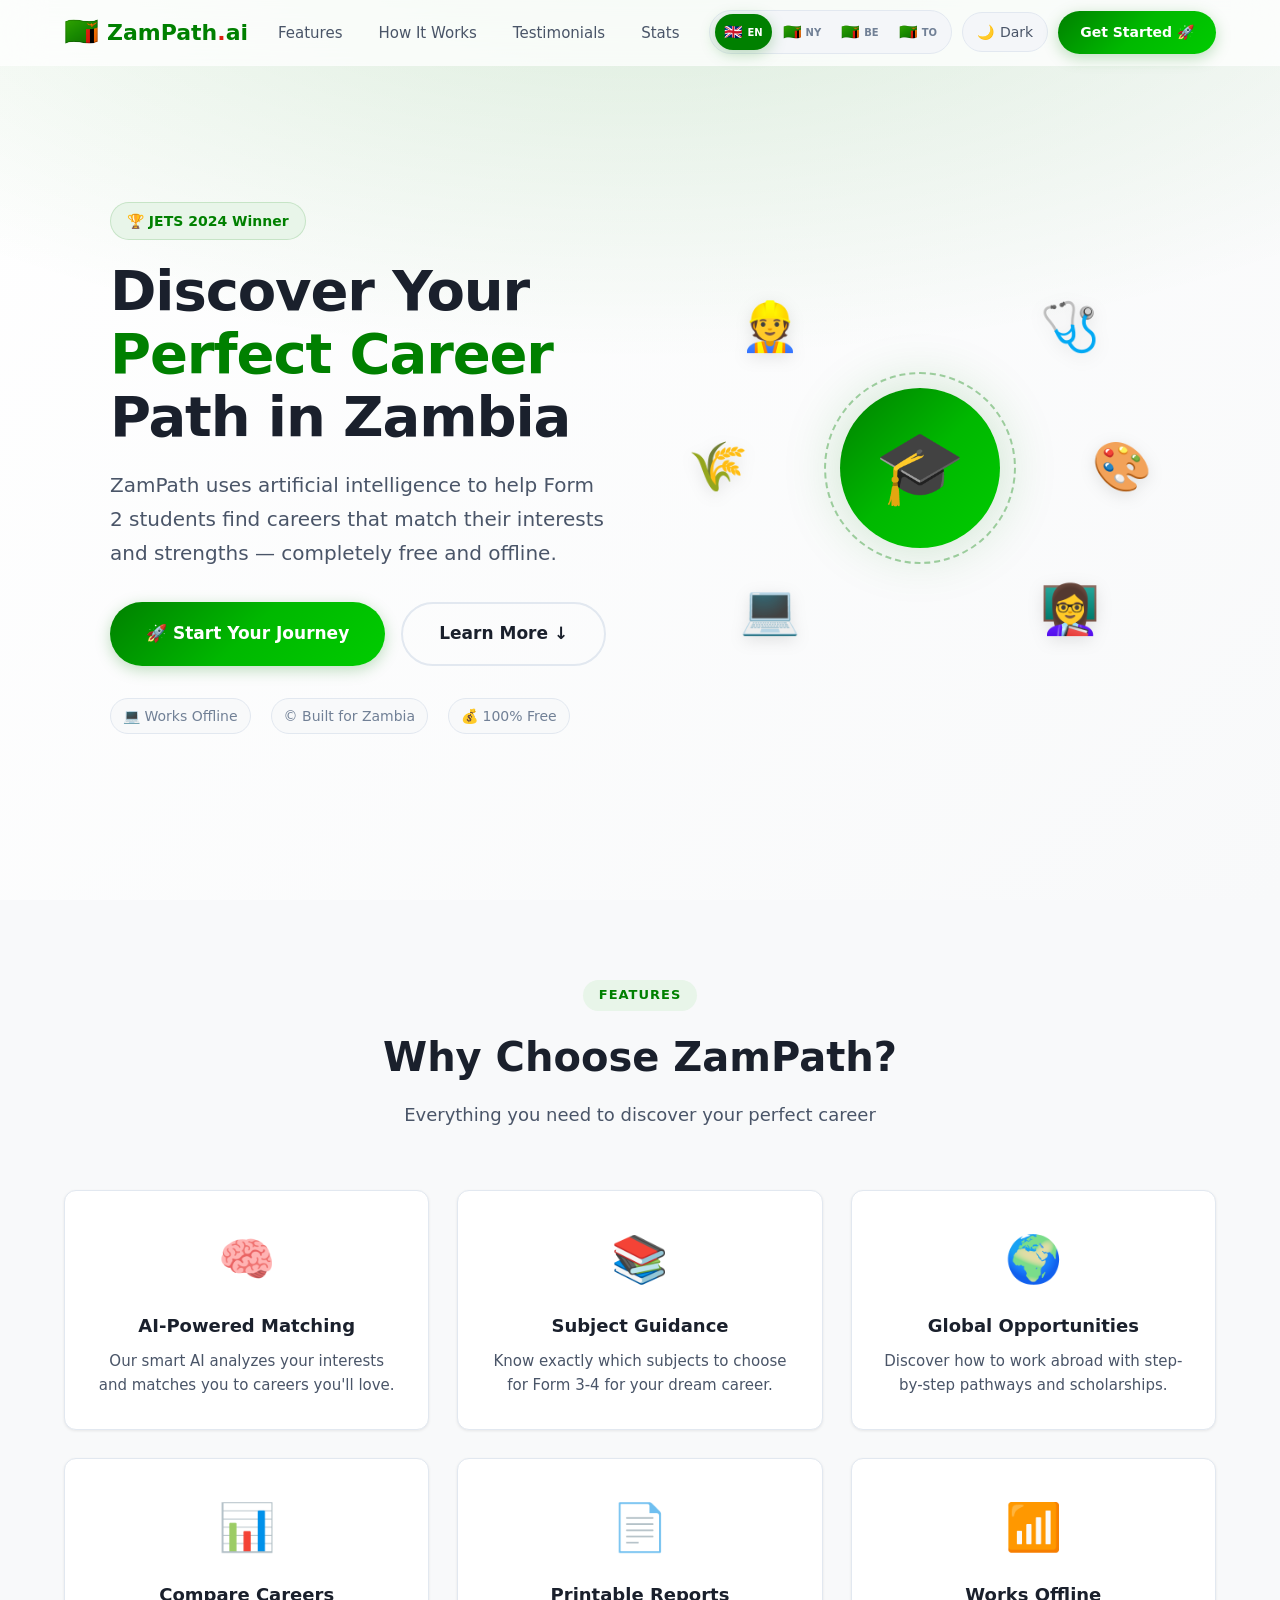
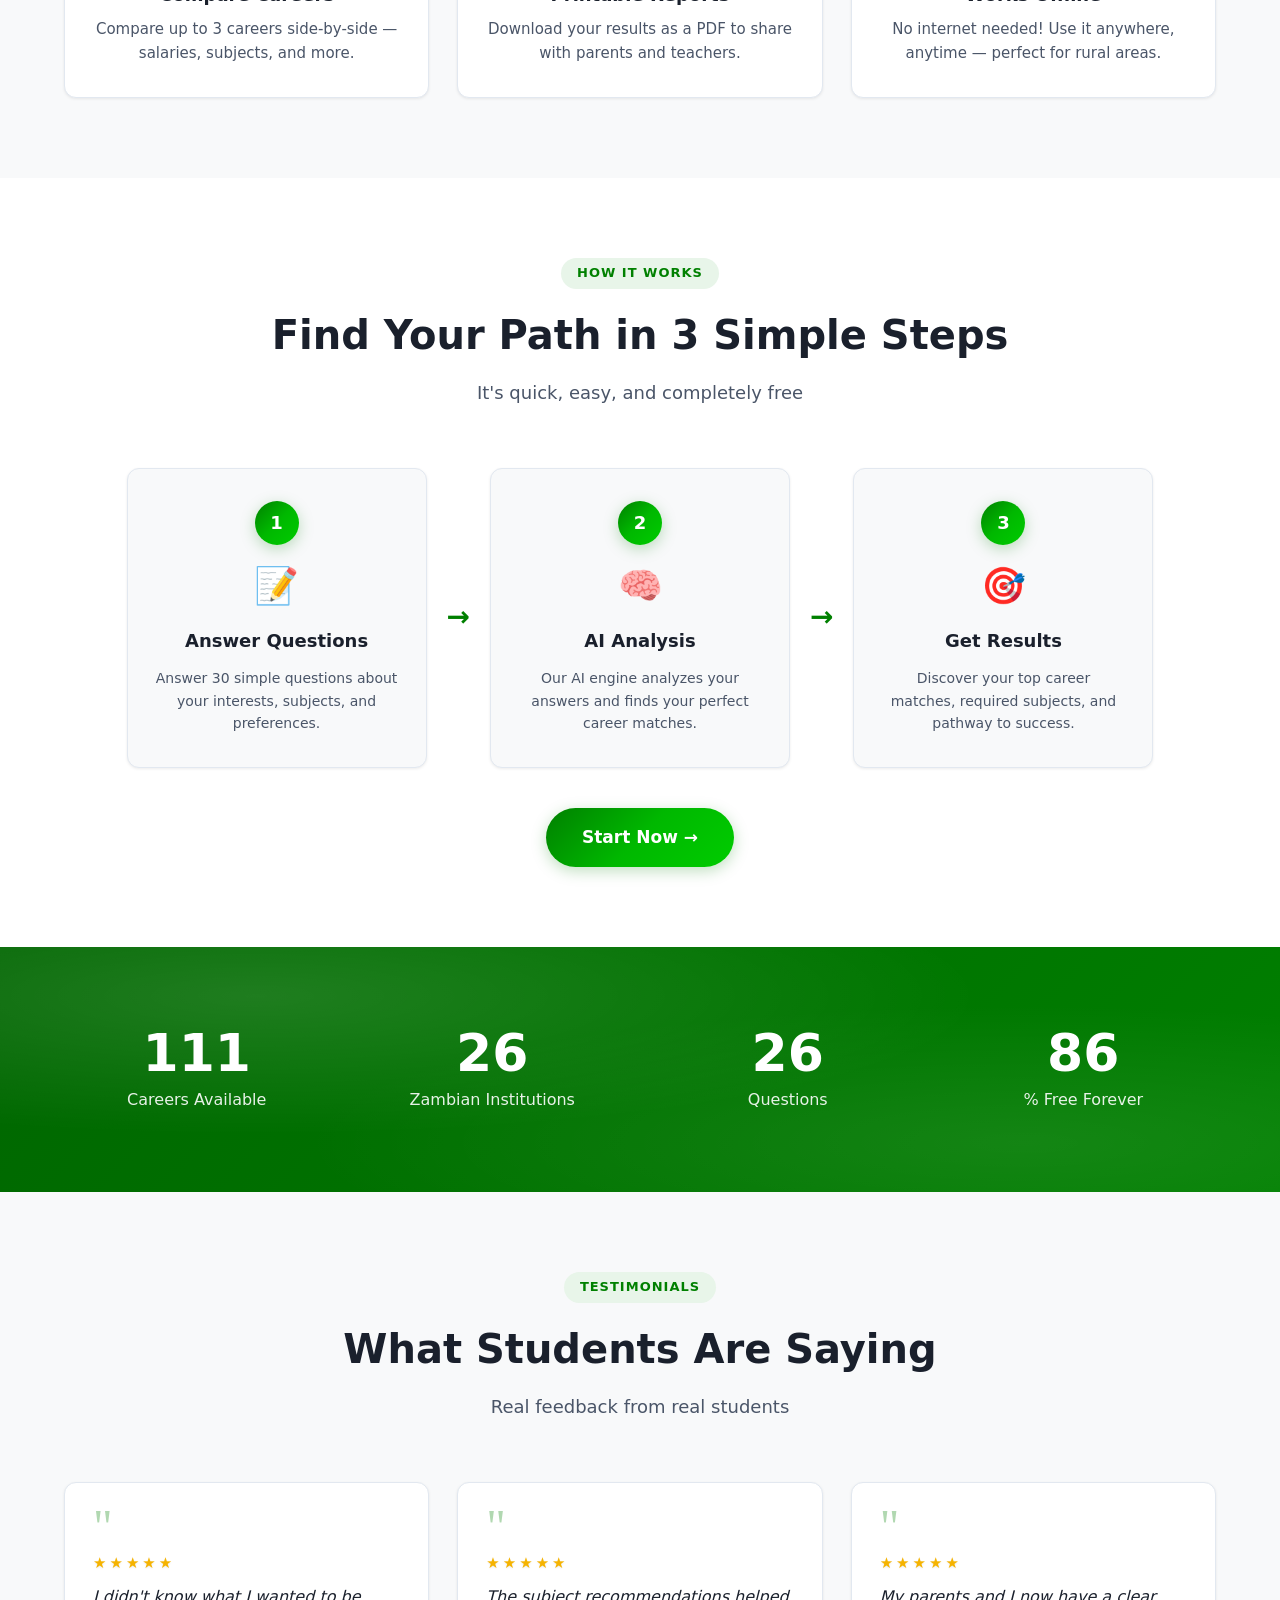
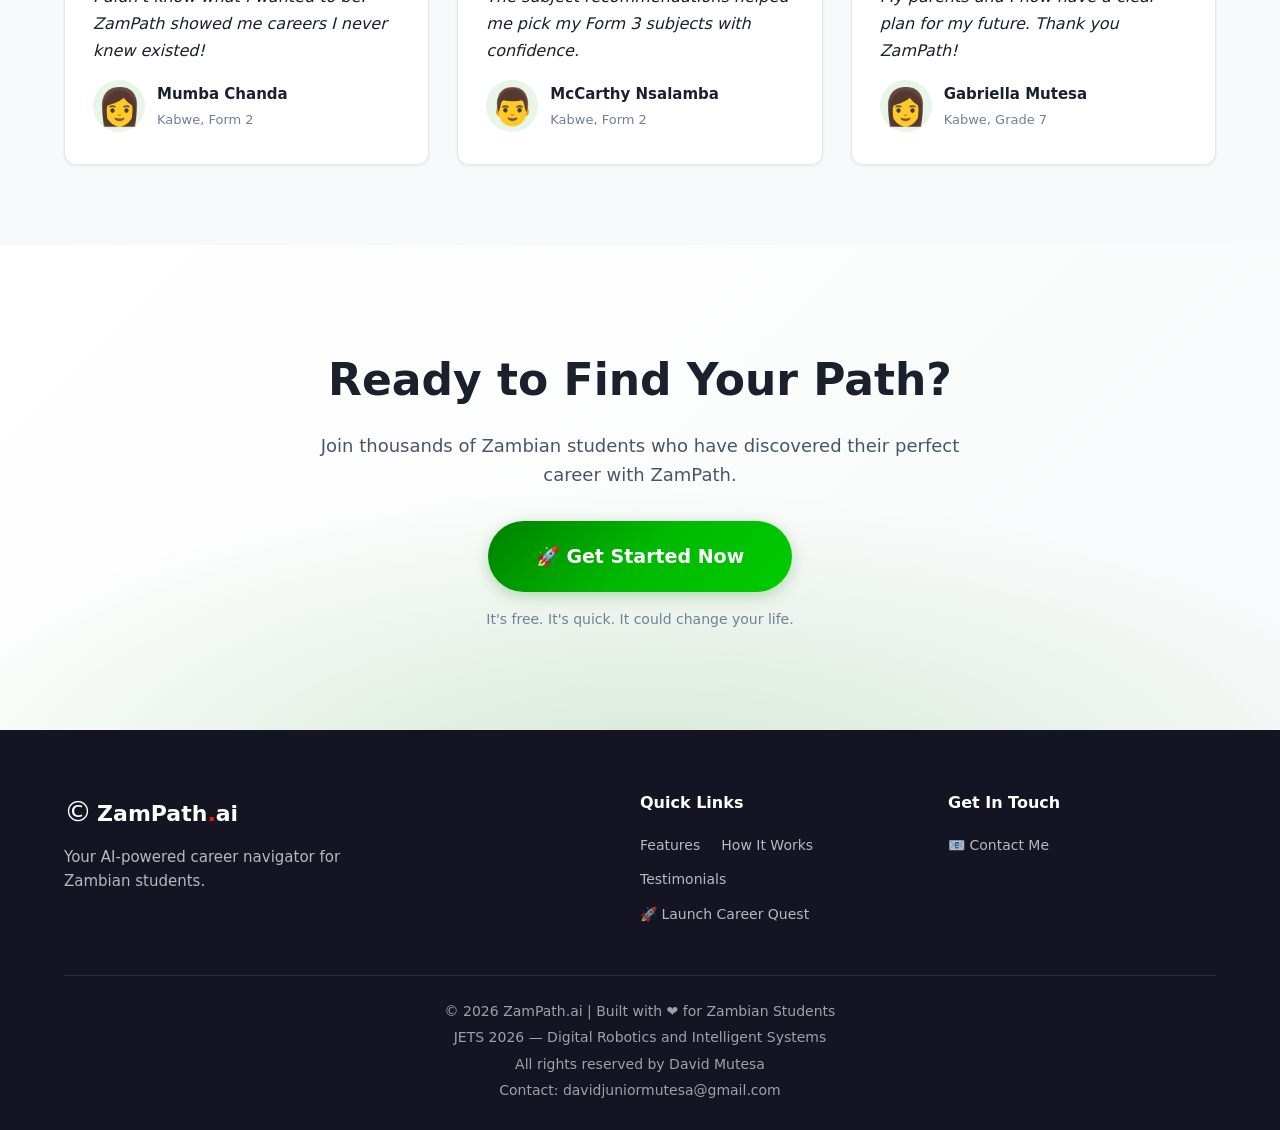
<file: index.html>
<!DOCTYPE html>
<!-- ============================================================ -->
<!-- ZAMPATH.AI - Landing Page  (V3 — FULLY UPGRADED)             -->
<!-- A professional marketing page with MULTI-LANGUAGE support    -->
<!-- WHAT'S NEW:                                                  -->
<!--  • Full offline support (Google Fonts CDN removed)           -->
<!--  • Social sharing preview (Open Graph + Twitter cards)       -->
<!--  • Pinch-zoom enabled (accessibility)                        -->
<!--  • iOS install instructions fallback                         -->
<!--  • Dark mode respects system preference on first visit       -->
<!--  • Service worker: relative path + registers after load      -->
<!--  • Safe-area aware sticky header for notched phones          -->
<!-- ============================================================ -->

<html lang="en">
<head>
    <meta charset="UTF-8">
    <meta name="viewport" content="width=device-width, initial-scale=1.0, viewport-fit=cover">
    <meta name="description" content="ZamPath - AI-powered career guidance for Zambian students. 130+ careers, subject guidance and printable reports. Works offline and 100% free.">
    <meta name="keywords" content="Zambia, career guidance, students, Form 2, subjects, AI, offline, ZamPath, JETS">
    <meta name="author" content="David Mutesa">
    <meta name="theme-color" content="#008000" media="(prefers-color-scheme: light)">
    <meta name="theme-color" content="#0c2f20" media="(prefers-color-scheme: dark)">
    <meta name="color-scheme" content="light dark">
    <meta name="apple-mobile-web-app-capable" content="yes">
    <meta name="mobile-web-app-capable" content="yes">
    <meta name="apple-mobile-web-app-status-bar-style" content="black-translucent">
    <meta name="apple-mobile-web-app-title" content="ZamPath">

    <!-- Social sharing (WhatsApp / Facebook / X link previews) -->
    <meta property="og:type" content="website">
    <meta property="og:title" content="ZamPath.ai — Find Your Career Path in Zambia">
    <meta property="og:description" content="Free AI-powered career guidance for Zambian students. 130+ careers, subject advice and printable reports. Works offline!">
    <meta property="og:site_name" content="ZamPath.ai">
    <meta property="og:locale" content="en_ZM">
    <meta name="twitter:card" content="summary">
    <meta name="twitter:title" content="ZamPath.ai — Find Your Career Path in Zambia">
    <meta name="twitter:description" content="Free AI-powered career guidance for Zambian students. Works offline!">
    
    <title>ZamPath.ai - Find Your Career Path in Zambia</title>
    
    <!-- PWA: Link to manifest for installability -->
    <link rel="manifest" href="manifest.json">
    
    <!-- Icons (inline SVG = zero extra downloads, works offline) -->
    <link rel="icon" href="data:image/svg+xml,%3Csvg xmlns='http://www.w3.org/2000/svg' viewBox='0 0 100 100'%3E%3Crect width='100' height='100' rx='20' fill='%230c2f20'/%3E%3Ctext x='50' y='72' font-size='52' text-anchor='middle'%3E%F0%9F%8E%93%3C/text%3E%3C/svg%3E">
    <link rel="apple-touch-icon" href="data:image/svg+xml,%3Csvg xmlns='http://www.w3.org/2000/svg' viewBox='0 0 192 192'%3E%3Crect width='192' height='192' rx='40' fill='%230c2f20'/%3E%3Crect x='8' y='8' width='176' height='176' rx='32' fill='none' stroke='%23eeba2c' stroke-width='3' opacity='0.4'/%3E%3Ctext x='96' y='130' font-size='90' text-anchor='middle'%3E🎓%3C/text%3E%3C/svg%3E">
    
    <link rel="stylesheet" href="landingstyle.css">
    
    <!-- PWA: Service Worker registration (relative path, registered
         after page load so it never slows down first paint) -->
    <script>
    (function () {
        if (!('serviceWorker' in navigator)) return;
        window.addEventListener('load', function () {
            navigator.serviceWorker.register('./sw.js')
                .then(function (registration) {
                    console.log('✅ Service Worker registered on landing page');
                })
                .catch(function (error) {
                    console.log('ℹ️ Service Worker not active yet:', error.message);
                });
        });
    })();
    </script>
</head>
<body>

    <!-- ============================================================ -->
    <!-- NAVIGATION BAR - With Language Switcher                      -->
    <!-- IMPROVED: Better mobile menu and touch targets              -->
    <!-- ============================================================ -->
    <nav class="navbar" role="navigation">
        <div class="nav-container">
            <!-- Left: Brand logo and name -->
            <div class="nav-brand">
                <span class="brand-icon">🇿🇲</span>
                <span class="brand-name">ZamPath<span class="brand-dot">.</span>ai</span>
            </div>
            
            <!-- Center: Navigation links -->
            <ul class="nav-links" id="nav-links">
                <li><a href="#features" data-translate="nav_features">Features</a></li>
                <li><a href="#how-it-works" data-translate="nav_how_it_works">How It Works</a></li>
                <li><a href="#testimonials" data-translate="nav_testimonials">Testimonials</a></li>
                <li><a href="#stats" data-translate="nav_stats">Stats</a></li>
                <!-- V3.1: CTA lives inside the phone menu (hidden on desktop) -->
                <li class="mobile-only"><a href="app.html" class="mobile-menu-cta" data-translate="get_started">Get Started 🚀</a></li>
            </ul>
            
            <!-- Right: Language Switcher + Dark Mode + CTA -->
            <div class="nav-actions">
                <!-- Language Switcher -->
                <div class="language-switcher" role="group" aria-label="Language selector">
                    <button class="lang-btn active" data-lang="en" aria-label="English" title="English">
                        <span class="flag">🇬🇧</span>
                        <span class="lang-label">EN</span>
                    </button>
                    <button class="lang-btn" data-lang="ny" aria-label="Nyanja" title="Nyanja">
                        <span class="flag">🇿🇲</span>
                        <span class="lang-label">NY</span>
                    </button>
                    <button class="lang-btn" data-lang="bem" aria-label="Bemba" title="Bemba">
                        <span class="flag">🇿🇲</span>
                        <span class="lang-label">BE</span>
                    </button>
                    <button class="lang-btn" data-lang="tonga" aria-label="Tonga" title="Tonga">
                        <span class="flag">🇿🇲</span>
                        <span class="lang-label">TO</span>
                    </button>
                </div>
                
                <!-- Dark mode toggle -->
                <button class="dark-mode-toggle" id="landing-dark-toggle" aria-label="Toggle dark mode">
                    <span id="landing-theme-icon" aria-hidden="true">🌙</span>
                    <span id="landing-theme-label" data-translate="dark_mode">Dark</span>
                </button>
                
                <a href="app.html" class="nav-cta" data-translate="get_started">Get Started 🚀</a>
            </div>
            
            <!-- Mobile menu toggle -->
            <button class="mobile-toggle" id="mobileToggle" aria-label="Toggle menu" aria-expanded="false" aria-controls="nav-links">
                <span></span><span></span><span></span>
            </button>
        </div>
    </nav>

    <!-- ============================================================ -->
    <!-- HERO SECTION                                                 -->
    <!-- IMPROVED: Better text sizing and button stacking on mobile   -->
    <!-- ============================================================ -->
    <section class="hero" id="hero">
        <div class="hero-container">
            <div class="hero-text">
                <div class="hero-badge" data-translate="hero_badge">🏆 JETS 2024 Winner</div>
                <h1>
                    <span data-translate="hero_title_line1">Discover Your</span><br>
                    <span class="highlight" data-translate="hero_title_line2">Perfect Career</span><br>
                    <span data-translate="hero_title_line3">Path in Zambia</span>
                </h1>
                <p class="hero-description" data-translate="hero_description">
                    ZamPath uses artificial intelligence to help Form 2 students 
                    find careers that match their interests and strengths — 
                    completely free and offline.
                </p>
                <div class="hero-buttons">
                    <a href="app.html" class="btn-primary" data-translate="hero_cta">
                        🚀 Start Your Journey
                    </a>
                    <a href="#how-it-works" class="btn-secondary" data-translate="hero_learn_more">
                        Learn More ↓
                    </a>
                    <!-- NEW: Download App button (hidden by default, shown when installable) -->
                    <button id="install-app-btn" class="btn-primary pulse-glow" style="display:none; background: var(--gradient-secondary);" data-translate="install_app">
                        📲 Download App
                    </button>
                </div>
                <div class="hero-trust">
                    <span data-translate="trust_offline">💻 Works Offline</span>
                    <span data-translate="trust_zambia">© Built for Zambia</span>
                    <span data-translate="trust_free">💰 100% Free</span>
                </div>
            </div>
            <div class="hero-image">
                <div class="hero-graphic">
                    <div class="floating-icon icon1">👷</div>
                    <div class="floating-icon icon2">🩺</div>
                    <div class="floating-icon icon3">💻</div>
                    <div class="floating-icon icon4">👩‍🏫</div>
                    <div class="floating-icon icon5">🌾</div>
                    <div class="floating-icon icon6">🎨</div>
                    <div class="center-circle"><span>🎓</span></div>
                </div>
            </div>
        </div>
    </section>

    <!-- ============================================================ -->
    <!-- FEATURES SECTION                                              -->
    <!-- IMPROVED: Cards stack better on mobile                       -->
    <!-- ============================================================ -->
    <section class="features" id="features">
        <div class="container">
            <div class="section-header">
                <span class="section-tag" data-translate="features_tag">Features</span>
                <h2 data-translate="features_title">Why Choose ZamPath?</h2>
                <p data-translate="features_subtitle">Everything you need to discover your perfect career</p>
            </div>
            <div class="features-grid">
                <div class="feature-card">
                    <div class="feature-icon">🧠</div>
                    <h3 data-translate="feature_ai_title">AI-Powered Matching</h3>
                    <p data-translate="feature_ai_desc">Our smart AI analyzes your interests and matches you to careers you'll love.</p>
                </div>
                <div class="feature-card">
                    <div class="feature-icon">📚</div>
                    <h3 data-translate="feature_subjects_title">Subject Guidance</h3>
                    <p data-translate="feature_subjects_desc">Know exactly which subjects to choose for Form 3-4 for your dream career.</p>
                </div>
                <div class="feature-card">
                    <div class="feature-icon">🌍</div>
                    <h3 data-translate="feature_global_title">Global Opportunities</h3>
                    <p data-translate="feature_global_desc">Discover how to work abroad with step-by-step pathways and scholarships.</p>
                </div>
                <div class="feature-card">
                    <div class="feature-icon">📊</div>
                    <h3 data-translate="feature_compare_title">Compare Careers</h3>
                    <p data-translate="feature_compare_desc">Compare up to 3 careers side-by-side — salaries, subjects, and more.</p>
                </div>
                <div class="feature-card">
                    <div class="feature-icon">📄</div>
                    <h3 data-translate="feature_pdf_title">Printable Reports</h3>
                    <p data-translate="feature_pdf_desc">Download your results as a PDF to share with parents and teachers.</p>
                </div>
                <div class="feature-card">
                    <div class="feature-icon">📶</div>
                    <h3 data-translate="feature_offline_title">Works Offline</h3>
                    <p data-translate="feature_offline_desc">No internet needed! Use it anywhere, anytime — perfect for rural areas.</p>
                </div>
            </div>
        </div>
    </section>

    <!-- ============================================================ -->
    <!-- HOW IT WORKS SECTION                                          -->
    <!-- IMPROVED: Steps stack vertically on mobile                   -->
    <!-- ============================================================ -->
    <section class="how-it-works" id="how-it-works">
        <div class="container">
            <div class="section-header">
                <span class="section-tag" data-translate="how_tag">How It Works</span>
                <h2 data-translate="how_title">Find Your Path in 3 Simple Steps</h2>
                <p data-translate="how_subtitle">It's quick, easy, and completely free</p>
            </div>
            <div class="steps-container">
                <div class="step">
                    <div class="step-number">1</div>
                    <div class="step-icon">📝</div>
                    <h3 data-translate="step1_title">Answer Questions</h3>
                    <p data-translate="step1_desc">Answer 30 simple questions about your interests, subjects, and preferences.</p>
                </div>
                <div class="step-arrow">→</div>
                <div class="step">
                    <div class="step-number">2</div>
                    <div class="step-icon">🧠</div>
                    <h3 data-translate="step2_title">AI Analysis</h3>
                    <p data-translate="step2_desc">Our AI engine analyzes your answers and finds your perfect career matches.</p>
                </div>
                <div class="step-arrow">→</div>
                <div class="step">
                    <div class="step-number">3</div>
                    <div class="step-icon">🎯</div>
                    <h3 data-translate="step3_title">Get Results</h3>
                    <p data-translate="step3_desc">Discover your top career matches, required subjects, and pathway to success.</p>
                </div>
            </div>
            <div class="steps-cta">
                <a href="app.html" class="btn-primary" data-translate="how_cta">Start Now →</a>
            </div>
        </div>
    </section>

    <!-- ============================================================ -->
    <!-- STATS SECTION                                                 -->
    <!-- IMPROVED: Stats grid adapts to 2 columns on mobile            -->
    <!-- ============================================================ -->
    <section class="stats" id="stats">
        <div class="container">
            <div class="stats-grid">
                <div class="stat-item">
                    <div class="stat-number" data-count="130">0</div>
                    <div class="stat-label" data-translate="stat_careers">Careers Available</div>
                </div>
                <div class="stat-item">
                    <div class="stat-number" data-count="30">0</div>
                    <div class="stat-label" data-translate="stat_institutions">Zambian Institutions</div>
                </div>
                <div class="stat-item">
                    <div class="stat-number" data-count="30">0</div>
                    <div class="stat-label" data-translate="stat_questions">Questions</div>
                </div>
                <div class="stat-item">
                    <div class="stat-number" data-count="100">0</div>
                    <div class="stat-label" data-translate="stat_free">% Free Forever</div>
                </div>
            </div>
        </div>
    </section>

    <!-- ============================================================ -->
    <!-- TESTIMONIALS SECTION                                          -->
    <!-- IMPROVED: Testimonials stack vertically on mobile             -->
    <!-- ============================================================ -->
    <section class="testimonials" id="testimonials">
        <div class="container">
            <div class="section-header">
                <span class="section-tag" data-translate="testimonials_tag">Testimonials</span>
                <h2 data-translate="testimonials_title">What Students Are Saying</h2>
                <p data-translate="testimonials_subtitle">Real feedback from real students</p>
            </div>
            <div class="testimonials-grid">
                <div class="testimonial-card">
                    <div class="testimonial-quote">"</div>
                    <div class="testimonial-stars" aria-label="Rated 5 out of 5 stars">★★★★★</div>
                    <p class="testimonial-text" data-translate="testimonial1_text">I didn't know what I wanted to be. ZamPath showed me careers I never knew existed!</p>
                    <div class="testimonial-author">
                        <span class="author-avatar">👩</span>
                        <div>
                            <span class="author-name" data-translate="testimonial1_name">Mumba Chanda</span>
                            <span class="author-location" data-translate="testimonial1_location">Kabwe, Form 2</span>
                        </div>
                    </div>
                </div>
                <div class="testimonial-card">
                    <div class="testimonial-quote">"</div>
                    <div class="testimonial-stars" aria-label="Rated 5 out of 5 stars">★★★★★</div>
                    <p class="testimonial-text" data-translate="testimonial2_text">The subject recommendations helped me pick my Form 3 subjects with confidence.</p>
                    <div class="testimonial-author">
                        <span class="author-avatar">👨</span>
                        <div>
                            <span class="author-name" data-translate="testimonial2_name">McCarthy Nsalamba</span>
                            <span class="author-location" data-translate="testimonial2_location">Kabwe, Form 2</span>
                        </div>
                    </div>
                </div>
                <div class="testimonial-card">
                    <div class="testimonial-quote">"</div>
                    <div class="testimonial-stars" aria-label="Rated 5 out of 5 stars">★★★★★</div>
                    <p class="testimonial-text" data-translate="testimonial3_text">My parents and I now have a clear plan for my future. Thank you ZamPath!</p>
                    <div class="testimonial-author">
                        <span class="author-avatar">👩</span>
                        <div>
                            <span class="author-name" data-translate="testimonial3_name">Gabriella Mutesa</span>
                            <span class="author-location" data-translate="testimonial3_location">Kabwe, Grade 7</span>
                        </div>
                    </div>
                </div>
            </div>
        </div>
    </section>

    <!-- ============================================================ -->
    <!-- CTA SECTION                                                   -->
    <!-- IMPROVED: Button is full-width on mobile                     -->
    <!-- ============================================================ -->
    <section class="cta-section">
        <div class="container">
            <div class="cta-content">
                <h2 data-translate="cta_title">Ready to Find Your Path?</h2>
                <p data-translate="cta_desc">Join thousands of Zambian students who have discovered their perfect career with ZamPath.</p>
                <a href="app.html" class="btn-primary btn-large" data-translate="cta_button">
                    🚀 Get Started Now
                </a>
                <p class="cta-note" data-translate="cta_note">It's free. It's quick. It could change your life.</p>
            </div>
        </div>
    </section>

    <!-- ============================================================ -->
    <!-- FOOTER                                                        -->
    <!-- IMPROVED: Footer links stack on mobile                       -->
    <!-- ============================================================ -->
    <footer class="footer">
        <div class="container">
            <div class="footer-grid">
                <div class="footer-brand">
                    <span class="brand-icon">©</span>
                    <span class="brand-name">ZamPath<span class="brand-dot">.</span>ai</span>
                    <p data-translate="footer_brand_desc">Your AI-powered career navigator for Zambian students.</p>
                </div>
                <div class="footer-links">
                    <h4 data-translate="footer_quick_links">Quick Links</h4>
                    <a href="#features" data-translate="footer_features">Features</a>
                    <a href="#how-it-works" data-translate="footer_how_it_works">How It Works</a>
                    <a href="#testimonials" data-translate="footer_testimonials">Testimonials</a>
                    <a href="app.html" data-translate="footer_launch">🚀 Launch Career Quest</a>
                </div>
                <div class="footer-links">
                    <h4 data-translate="footer_contact">Get In Touch</h4>
                    <a href="mailto:davidjuniormutesa@gmail.com?subject=ZamPath.ai%20Inquiry" data-translate="footer_email">📧 Contact Me</a>
                </div>
            </div>
            <div class="footer-bottom">
                <p>© 2026 ZamPath.ai | <span data-translate="footer_heart">Built with ❤️ for Zambian Students</span></p>
                <p data-translate="footer_jets">JETS 2026 — Digital Robotics and Intelligent Systems</p>
                <p data-translate="footer_rights">All rights reserved by David Mutesa</p>
                <p>Contact: davidjuniormutesa@gmail.com</p>
            </div>
        </div>
    </footer>

    <!-- ============================================================ -->
    <!-- SEO: STRUCTURED DATA (helps Google understand the product)   -->
    <!-- ============================================================ -->
    <script type="application/ld+json">
    {
      "@context": "https://schema.org",
      "@type": "WebApplication",
      "name": "ZamPath Career Quest",
      "applicationCategory": "EducationalApplication",
      "operatingSystem": "Any",
      "description": "AI-powered career guidance tool for Zambian students. 130+ careers, subject recommendations and printable reports. Free and works offline.",
      "offers": { "@type": "Offer", "price": "0", "priceCurrency": "ZMW" },
      "author": { "@type": "Person", "name": "David Mutesa" },
      "inLanguage": ["en", "ny", "bem", "tonga"]
    }
    </script>

    <!-- ============================================================ -->
    <!-- JAVASCRIPT                                                   -->
    <!-- ============================================================ -->
    <script>
        // ============================================================
        // SECTION 1: MOBILE MENU TOGGLE (with ARIA + scroll lock)
        // ============================================================
        const mobileToggle = document.getElementById('mobileToggle');
        const navLinks = document.getElementById('nav-links');

        function closeMobileMenu() {
            navLinks.classList.remove('active');
            mobileToggle.classList.remove('active');
            mobileToggle.setAttribute('aria-expanded', 'false');
            document.body.classList.remove('nav-open');
        }

        mobileToggle.addEventListener('click', function() {
            const isOpen = navLinks.classList.toggle('active');
            this.classList.toggle('active', isOpen);
            this.setAttribute('aria-expanded', String(isOpen));
            document.body.classList.toggle('nav-open', isOpen);
        });

        // ============================================================
        // SECTION 2: SMOOTH SCROLLING (closes menu + respects navbar)
        // ============================================================
        document.querySelectorAll('a[href^="#"]').forEach(anchor => {
            anchor.addEventListener('click', function(e) {
                const targetId = this.getAttribute('href');
                if (targetId === '#') return;
                const target = document.querySelector(targetId);
                if (target) {
                    e.preventDefault();
                    target.scrollIntoView({ behavior: 'smooth', block: 'start' });
                    closeMobileMenu();
                }
            });
        });

        // ============================================================
        // SECTION 3: STAT COUNTER ANIMATION (smooth rAF + easing)
        // ============================================================
        const statNumbers = document.querySelectorAll('.stat-number');
        let animated = false;

        function animateStat(element) {
            const target = parseInt(element.getAttribute('data-count'), 10) || 0;
            const duration = 1400;
            const startTime = performance.now();
            function tick(now) {
                const progress = Math.min((now - startTime) / duration, 1);
                const eased = 1 - Math.pow(1 - progress, 3); // ease-out cubic
                element.textContent = Math.round(target * eased);
                if (progress < 1) requestAnimationFrame(tick);
            }
            requestAnimationFrame(tick);
        }

        function checkStatsVisibility() {
            if (animated) return;
            const statsSection = document.querySelector('.stats');
            if (!statsSection) return;
            const rect = statsSection.getBoundingClientRect();
            const isVisible = rect.top < window.innerHeight - 100 && rect.bottom > 0;
            if (isVisible) {
                animated = true;
                statNumbers.forEach(function(stat) { animateStat(stat); });
            }
        }

        let scrollTimeout;
        window.addEventListener('scroll', function() {
            if (scrollTimeout) return;
            scrollTimeout = setTimeout(function() {
                checkStatsVisibility();
                scrollTimeout = null;
            }, 100);
        }, { passive: true });

        window.addEventListener('load', checkStatsVisibility);

        if ('IntersectionObserver' in window) {
            const observer = new IntersectionObserver(function(entries) {
                entries.forEach(function(entry) {
                    if (entry.isIntersecting && !animated) {
                        animated = true;
                        statNumbers.forEach(function(stat) { animateStat(stat); });
                    }
                });
            }, { threshold: 0.3 });
            const statsSection = document.querySelector('.stats');
            if (statsSection) observer.observe(statsSection);
        }

        // ============================================================
        // SECTION 4: NAVBAR SCROLL EFFECT (passive)
        // ============================================================
        const navbar = document.querySelector('.navbar');
        window.addEventListener('scroll', function() {
            navbar.classList.toggle('scrolled', window.scrollY > 50);
        }, { passive: true });

        // Close mobile menu with Escape key
        document.addEventListener('keydown', function(e) {
            if (e.key === 'Escape') closeMobileMenu();
        });

        // ============================================================
        // SECTION 5: KEYBOARD ACCESSIBILITY
        // ============================================================
        document.querySelectorAll('.nav-links a, .hero-buttons a, .steps-cta a, .cta-section a, .footer-links a').forEach(function(link) {
            link.addEventListener('keydown', function(e) {
                if (e.key === 'Enter') this.click();
            });
        });

        // ============================================================
        // SECTION 6: DARK MODE
        // ============================================================
        const landingToggle = document.getElementById('landing-dark-toggle');
        const landingThemeIcon = document.getElementById('landing-theme-icon');
        const landingThemeLabel = document.getElementById('landing-theme-label');
        let landingDarkMode = false;

        // V3.1: shared theme key — stays in sync with the Career Quest app.
        // Falls back to the legacy landing key, then to the system preference.
        const savedTheme = localStorage.getItem('zampath_theme') || localStorage.getItem('landing_theme');
        const prefersDark = window.matchMedia && window.matchMedia('(prefers-color-scheme: dark)').matches;
        if (savedTheme === 'dark' || (!savedTheme && prefersDark)) {
            landingDarkMode = true;
            document.body.classList.add('dark-mode');
            landingThemeIcon.textContent = '☀️';
            landingThemeLabel.textContent = 'Light';
        }

        function persistLandingTheme(isDark) {
            try {
                var v = isDark ? 'dark' : 'light';
                localStorage.setItem('zampath_theme', v);   // shared with the app
                localStorage.setItem('landing_theme', v);   // legacy copy
            } catch (e) {}
        }

        landingToggle.addEventListener('click', function() {
            landingDarkMode = !landingDarkMode;
            document.body.classList.toggle('dark-mode', landingDarkMode);
            landingThemeIcon.textContent = landingDarkMode ? '☀️' : '🌙';
            landingThemeLabel.textContent = landingDarkMode ? 'Light' : 'Dark';
            persistLandingTheme(landingDarkMode);
        });

        // ============================================================
        // SECTION 7: LANGUAGE SWITCHER
        // ============================================================
        const landingTranslations = {
            'en': {
                'nav_features': 'Features',
                'nav_how_it_works': 'How It Works',
                'nav_testimonials': 'Testimonials',
                'nav_stats': 'Stats',
                'dark_mode': 'Dark',
                'get_started': 'Get Started 🚀',
                'hero_badge': '🏆 JETS 2024 Winner',
                'hero_title_line1': 'Discover Your',
                'hero_title_line2': 'Perfect Career',
                'hero_title_line3': 'Path in Zambia',
                'hero_description': 'ZamPath uses artificial intelligence to help Form 2 students find careers that match their interests and strengths — completely free and offline.',
                'hero_cta': '🚀 Start Your Journey',
                'hero_learn_more': 'Learn More ↓',
                'trust_offline': '💻 Works Offline',
                'trust_zambia': '© Built for Zambia',
                'trust_free': '💰 100% Free',
                'features_tag': 'Features',
                'features_title': 'Why Choose ZamPath?',
                'features_subtitle': 'Everything you need to discover your perfect career',
                'feature_ai_title': 'AI-Powered Matching',
                'feature_ai_desc': 'Our smart AI analyzes your interests and matches you to careers you\'ll love.',
                'feature_subjects_title': 'Subject Guidance',
                'feature_subjects_desc': 'Know exactly which subjects to choose for Form 3-4 for your dream career.',
                'feature_global_title': 'Global Opportunities',
                'feature_global_desc': 'Discover how to work abroad with step-by-step pathways and scholarships.',
                'feature_compare_title': 'Compare Careers',
                'feature_compare_desc': 'Compare up to 3 careers side-by-side — salaries, subjects, and more.',
                'feature_pdf_title': 'Printable Reports',
                'feature_pdf_desc': 'Download your results as a PDF to share with parents and teachers.',
                'feature_offline_title': 'Works Offline',
                'feature_offline_desc': 'No internet needed! Use it anywhere, anytime — perfect for rural areas.',
                'how_tag': 'How It Works',
                'how_title': 'Find Your Path in 3 Simple Steps',
                'how_subtitle': 'It\'s quick, easy, and completely free',
                'step1_title': 'Answer Questions',
                'step1_desc': 'Answer 30 simple questions about your interests, subjects, and preferences.',
                'step2_title': 'AI Analysis',
                'step2_desc': 'Our AI engine analyzes your answers and finds your perfect career matches.',
                'step3_title': 'Get Results',
                'step3_desc': 'Discover your top career matches, required subjects, and pathway to success.',
                'how_cta': 'Start Now →',
                'stat_careers': 'Careers Available',
                'stat_institutions': 'Zambian Institutions',
                'stat_questions': 'Questions',
                'stat_free': '% Free Forever',
                'testimonials_tag': 'Testimonials',
                'testimonials_title': 'What Students Are Saying',
                'testimonials_subtitle': 'Real feedback from real students',
                'testimonial1_text': 'I didn\'t know what I wanted to be. ZamPath showed me careers I never knew existed!',
                'testimonial1_name': 'Mumba Chanda',
                'testimonial1_location': 'Kabwe, Form 2',
                'testimonial2_text': 'The subject recommendations helped me pick my Form 3 subjects with confidence.',
                'testimonial2_name': 'McCarthy Nsalamba',
                'testimonial2_location': 'Kabwe, Form 2',
                'testimonial3_text': 'My parents and I now have a clear plan for my future. Thank you ZamPath!',
                'testimonial3_name': 'Gabriella Mutesa',
                'testimonial3_location': 'Kabwe, Grade 7',
                'cta_title': 'Ready to Find Your Path?',
                'cta_desc': 'Join thousands of Zambian students who have discovered their perfect career with ZamPath.',
                'cta_button': '🚀 Get Started Now',
                'cta_note': 'It\'s free. It\'s quick. It could change your life.',
                'footer_brand_desc': 'Your AI-powered career navigator for Zambian students.',
                'footer_quick_links': 'Quick Links',
                'footer_features': 'Features',
                'footer_how_it_works': 'How It Works',
                'footer_testimonials': 'Testimonials',
                'footer_launch': '🚀 Launch Career Quest',
                'footer_contact': 'Get In Touch',
                'footer_email': '📧 Contact Me',
                'footer_heart': 'Built with ❤️ for Zambian Students',
                'footer_jets': 'JETS 2026 — Digital Robotics and Intelligent Systems',
                'footer_rights': 'All rights reserved by David Mutesa',
                'install_app': '📲 Download App'
            },
            'ny': {
                'nav_features': 'Zinthu',
                'nav_how_it_works': 'Momwe Imagwirira Ntchito',
                'nav_testimonials': 'Umboni',
                'nav_stats': 'Ziwerengero',
                'dark_mode': 'Mdima',
                'get_started': 'Yambani 🚀',
                'hero_badge': '🏆 Wopambana pa JETS 2024',
                'hero_title_line1': 'Pezani',
                'hero_title_line2': 'Ntchito Yabwino',
                'hero_title_line3': 'Yanu ku Zambia',
                'hero_description': 'ZamPath imagwiritsa ntchito luntha lochita kupanga kuthandiza ana a Form 2 kupeza ntchito zomwe zikugwirizana ndi zokonda zawo — zaulere komanso popanda intaneti.',
                'hero_cta': '🚀 Yambani Ulendo Wanu',
                'hero_learn_more': 'Dziwani Zambiri ↓',
                'trust_offline': '💻 Imagwira Popanda Intaneti',
                'trust_zambia': '© Yopangidwira Zambia',
                'trust_free': '💰 Yaulere 100%',
                'features_tag': 'Zinthu',
                'features_title': 'Chifukwa Chiyani Mungasankhe ZamPath?',
                'features_subtitle': 'Zonse zomwe mukufuna kuti mupeze ntchito yabwino',
                'feature_ai_title': 'Kufananiza ndi AI',
                'feature_ai_desc': 'AI yathu yanzeru imasanthula zokonda zanu ndikukufananizani ndi ntchito zomwe mudzazikonde.',
                'feature_subjects_title': 'Upangiri wa Maphunziro',
                'feature_subjects_desc': 'Dziwani ndendende maphunziro omwe muyenera kusankha pa Form 3-4 kuti mukwaniritse cholinga chanu.',
                'feature_global_title': 'Mwayi Padziko Lonse',
                'feature_global_desc': 'Dziwani momwe mungagwirire ntchito kunja ndi njira zotsatizanatsatizana ndi maphunziro.',
                'feature_compare_title': 'Fananizani Ntchito',
                'feature_compare_desc': 'Fananizani ntchito 3 molingana — malipiro, maphunziro, ndi zina.',
                'feature_pdf_title': 'Malipoti Osindikizidwa',
                'feature_pdf_desc': 'Tsitsani zotsatira zanu ngati PDF kuti mugawane ndi makolo ndi aphunzitsi.',
                'feature_offline_title': 'Imagwira Popanda Intaneti',
                'feature_offline_desc': 'Palibe intaneti yofunika! Gwiritsani ntchito kulikonse, nthawi iliyonse — yabwino kumadera akumidzi.',
                'how_tag': 'Momwe Imagwirira Ntchito',
                'how_title': 'Pezani Njira Yanu mu Masitepe 3',
                'how_subtitle': 'Ndi yafulere, yosavuta, komanso yaulere',
                'step1_title': 'Yankhani Mafunso',
                'step1_desc': 'Yankhani mafunso 30 osavuta okhudza zokonda zanu, maphunziro, ndi zomwe mumakonda.',
                'step2_title': 'Kusanthula kwa AI',
                'step2_desc': 'AI yathu imasanthula mayankho anu ndikupeza ntchito zomwe zikukuyenerani.',
                'step3_title': 'Pezani Zotsatira',
                'step3_desc': 'Pezani ntchito zomwe zikukuyenerani, maphunziro ofunika, ndi njira yopita patsogolo.',
                'how_cta': 'Yambani Tsopano →',
                'stat_careers': 'Ntchito Zopezeka',
                'stat_institutions': 'Mabungwe a Zambia',
                'stat_questions': 'Mafunso',
                'stat_free': '% Yaulere Nthawi Zonse',
                'testimonials_tag': 'Umboni',
                'testimonials_title': 'Zomwe Ana Akunena',
                'testimonials_subtitle': 'Umboni weniweni kuchokera kwa ophunzira',
                'testimonial1_text': 'Sindimadziwa ntchito yomwe ndikufuna. ZamPath inandionetsa ntchito zomwe sindimadziwa kuti zilipo!',
                'testimonial1_name': 'Mumba Chanda',
                'testimonial1_location': 'Kabwe, Form 2',
                'testimonial2_text': 'Maphunziro omwe anandilangiza anandithandiza kusankha maphunziro anga a Form 3 mwamphamvu.',
                'testimonial2_name': 'McCarthy Nsalamba',
                'testimonial2_location': 'Kabwe, Form 2',
                'testimonial3_text': 'Makolo anga ndi ine tsopano tili ndi ndondomeko yabwino ya tsogolo langa. Zikomo ZamPath!',
                'testimonial3_name': 'Gabriella Mutesa',
                'testimonial3_location': 'Kabwe, Grade 7',
                'cta_title': 'Mukonzeka Kupeza Njira Yanu?',
                'cta_desc': 'Lowani nawo ophunzira ambiri ku Zambia omwe apeza ntchito yabwino ndi ZamPath.',
                'cta_button': '🚀 Yambani Tsopano',
                'cta_note': 'Ndi yaulere. Ndi yosavuta. Ikhoza kusintha moyo wanu.',
                'footer_brand_desc': 'Njira yanu yopeza ntchito yabwino kwa ophunzira ku Zambia.',
                'footer_quick_links': 'Maulalo',
                'footer_features': 'Zinthu',
                'footer_how_it_works': 'Momwe Imagwirira Ntchito',
                'footer_testimonials': 'Umboni',
                'footer_launch': '🚀 Yambani Career Quest',
                'footer_contact': 'Lumikizanani Nafe',
                'footer_email': '📧 Tilankhule',
                'footer_heart': 'Yopangidwa ndi ❤️ kwa Ophunzira a Zambia',
                'footer_jets': 'JETS 2026 — Digital Robotics ndi Intelligent Systems',
                'footer_rights': 'Ufulu wonse ndi wa David Mutesa',
                'install_app': '📲 Tsitsani App'
            },
            'bem': {
                'nav_features': 'Ifintu',
                'nav_how_it_works': 'Ishita Nga',
                'nav_testimonials': 'Umboni',
                'nav_stats': 'Ifingi',
                'dark_mode': 'Mfifi',
                'get_started': 'Tambukeni 🚀',
                'hero_badge': '🏆 Wakawina pa JETS 2024',
                'hero_title_line1': 'Sangana',
                'hero_title_line2': 'Umilimo Uwama',
                'hero_title_line3': 'Yenu mu Zambia',
                'hero_description': 'ZamPath isha chikwela kukwasha abaana ba Form 2 ukusanga imilimo ilefilwa na fyebo fyabo — yafuli kabili ishakwela Intaneti.',
                'hero_cta': '🚀 Tambukeni Pa Nshila',
                'hero_learn_more': 'Wishiba Ifingi ↓',
                'trust_offline': '💻 Isha Chikwela Muleke Intaneti',
                'trust_zambia': '© Yabombelwa Zambia',
                'trust_free': '💰 Yafuli 100%',
                'features_tag': 'Ifintu',
                'features_title': 'Mwabipa Nga Mwasankula ZamPath?',
                'features_subtitle': 'Fyonse ifyo mufwaya ukusanga umilimo uwama',
                'feature_ai_title': 'Ukulinganisha na AI',
                'feature_ai_desc': 'AI yishiba kusanga ifyo mwatemwa no kukulinganisha na imilimo imukatemwa.',
                'feature_subjects_title': 'Ubukwailo bwa Amasambililo',
                'feature_subjects_desc': 'Wishiba ndefye amasambililo ayakufwaya mu Form 3-4.',
                'feature_global_title': 'Mwayi pa Calo Conshe',
                'feature_global_desc': 'Wishiba nga mwakonsha ukubomba mu calo cinshi na nshila sha masambililo.',
                'feature_compare_title': 'Linganisha Imilimo',
                'feature_compare_desc': 'Linganisha imilimo 3 pamenga — amalipilo, amasambililo, ne fyebo fyabomba.',
                'feature_pdf_title': 'Amakalata Yakushapila',
                'feature_pdf_desc': 'Tola ifyo mwasanga nga PDF ukushabana na bafyashi ne bamwalisha.',
                'feature_offline_title': 'Isha Chikwela Muleke Intaneti',
                'feature_offline_desc': 'Tapali Intaneti! Ishibomfiwa conse, insa shonse — yawama ku mpanga.',
                'how_tag': 'Ishita Nga',
                'how_title': 'Sangani Nshila Yenu mu Mapu 3',
                'how_subtitle': 'Yalepuka, yashita, kabili yafuli',
                'step1_title': 'Yashanya Amepusho',
                'step1_desc': 'Yashanya amepusho 30 yalepuka pa ifyo mutemwa, amasambililo, ne fyebo fyenu.',
                'step2_title': 'Ukupima kwa AI',
                'step2_desc': 'AI yashiba kupima fyayansho fyenu no kwasanga imilimo iingabwa.',
                'step3_title': 'Sangani Ifyo Mwasanga',
                'step3_desc': 'Sangani imilimo iingabwa, amasambililo ayakufwaya, ne nshila yakuya pa nshila.',
                'how_cta': 'Tambukeni Sono →',
                'stat_careers': 'Imilimo Ipepela',
                'stat_institutions': 'Amakoleji ya Zambia',
                'stat_questions': 'Amepusho',
                'stat_free': '% Yafuli Insha Shonse',
                'testimonials_tag': 'Umboni',
                'testimonials_title': 'Ifyo Abana Bakwata',
                'testimonials_subtitle': 'Umboni wa kashinku kufuma ku bana ba sukulu',
                'testimonial1_text': 'Nshishibe umilimo ungafwaya. ZamPath yandilangile imilimo nshishibe nga ilipo!',
                'testimonial1_name': 'Mumba Chanda',
                'testimonial1_location': 'Kabwe, Form 2',
                'testimonial2_text': 'Amasambililo bandilangile yandikwashishe ukusankula amasambililo ya Form 3.',
                'testimonial2_name': 'McCarthy Nsalamba',
                'testimonial2_location': 'Kabwe, Form 2',
                'testimonial3_text': 'Bafyashi bangi na ine twalikwata inshila isuma ya bumushi bwandi. Twatotela ZamPath!',
                'testimonial3_name': 'Gabriella Mutesa',
                'testimonial3_location': 'Kabwe, Grade 7',
                'cta_title': 'Mwakonka Ukusanga Nshila Yenu?',
                'cta_desc': 'Ingilani mu bana ba Zambia abengi abasangile imilimo yawama na ZamPath.',
                'cta_button': '🚀 Tambukeni Sono',
                'cta_note': 'Ni yafuli. Ni yalepuka. Ingakwashe ukusinta umoyo wenu.',
                'footer_brand_desc': 'Nshila yenu ya kusanga imilimo ku bana ba sukulu ba Zambia.',
                'footer_quick_links': 'Amalangililo',
                'footer_features': 'Ifintu',
                'footer_how_it_works': 'Ishita Nga',
                'footer_testimonials': 'Umboni',
                'footer_launch': '🚀 Tambukeni Career Quest',
                'footer_contact': 'Lanshanya Nefe',
                'footer_email': '📧 Tutumikileni',
                'footer_heart': 'Yabombwa na ❤️ ku Bana ba Zambia',
                'footer_jets': 'JETS 2026 — Digital Robotics ne Intelligent Systems',
                'footer_rights': 'Ubwisho bwonse ni bwa David Mutesa',
                'install_app': '📲 Tuleni App'
            },
            'tonga': {
                'nav_features': 'Zintu',
                'nav_how_it_works': 'Nzila Yakubomba',
                'nav_testimonials': 'Umboni',
                'nav_stats': 'Ziwalo',
                'dark_mode': 'Mukombwe',
                'get_started': 'Tambukani 🚀',
                'hero_badge': '🏆 Wakawina pa JETS 2024',
                'hero_title_line1': 'Sangani',
                'hero_title_line2': 'Mibele Mbote',
                'hero_title_line3': 'Yenyu mu Zambia',
                'hero_description': 'ZamPath ibombezya akakwangwa kukwasha bana ba Form 2 kupeza mibele ilambana na zyebelo zyabo — yafuli kabili yakubomba muleke Intaneti.',
                'hero_cta': '🚀 Tambukani Pa Njila',
                'hero_learn_more': 'Balangani Mbali ↓',
                'trust_offline': '💻 Ibomba Muleke Intaneti',
                'trust_zambia': '© Yabolelwa Zambia',
                'trust_free': '💰 Yafuli 100%',
                'features_tag': 'Zintu',
                'features_title': 'Lwani Mwasankula ZamPath?',
                'features_subtitle': 'Zyoonse zyomukabila kupeza mibele mbote',
                'feature_ai_title': 'Kulinganisha na AI',
                'feature_ai_desc': 'AI yabotu yalanga zyebelo zyenu no kukulinganisha ku mibele imukatemwa.',
                'feature_subjects_title': 'Bukkailo bwa Mbali',
                'feature_subjects_desc': 'Balangani ndefye mbali zyomukabila mu Form 3-4.',
                'feature_global_title': 'Mwayi pa Calo Conshe',
                'feature_global_desc': 'Balangani mbuli mungabomba mu calo cinsi na nzila sya masambililo.',
                'feature_compare_title': 'Linganisha Mibele',
                'feature_compare_desc': 'Linganisha mibele 3 pamwe — malipilo, mbali, ni zintu zinyina.',
                'feature_pdf_title': 'Makalata Yakushapanya',
                'feature_pdf_desc': 'Tolani zintu zyomwasanga nga PDF kuti mushabane na babaana ni badunzi.',
                'feature_offline_title': 'Ibabomba Muleke Intaneti',
                'feature_offline_desc': 'Tapali Intaneti! Ibombezegwa konse, insiku zyoonse — yabotu ku mipanga.',
                'how_tag': 'Nzila Yakubomba',
                'how_title': 'Sangani Njila Yenyu mu Masitepe 3',
                'how_subtitle': 'Yalepuka, yakubombwa, kabili yafuli',
                'step1_title': 'Amunani Mibuzo',
                'step1_desc': 'Amunani mibuzo 30 yalepuka pa zyebelo zyenu, mbali, ni zyozyomukabila.',
                'step2_title': 'Kulanga kwa AI',
                'step2_desc': 'AI yalanga mayansho enyu no kupeza mibele ilambana nanu.',
                'step3_title': 'Sangani Zyomwasanga',
                'step3_desc': 'Sangani mibele ilambana nanu, mbali zyomukabila, ni nzila yakuya kumbele.',
                'how_cta': 'Tambukani Sono →',
                'stat_careers': 'Mibele Ipepelwa',
                'stat_institutions': 'Masukulu ya Zambia',
                'stat_questions': 'Mibuzo',
                'stat_free': '% Yafuli Insiku Zyoonse',
                'testimonials_tag': 'Umboni',
                'testimonials_title': 'Zyobana Bakwata',
                'testimonials_subtitle': 'Umboni wa kashinku kufuma ku bana ba sukulu',
                'testimonial1_text': 'Nciindisena mibele yomukabila. ZamPath yandilangile mibele nciindisena nga ilipo!',
                'testimonial1_name': 'Mumba Chanda',
                'testimonial1_location': 'Kabwe, Form 2',
                'testimonial2_text': 'Mbali zyandilangile zyandikwassishe kusankula mbali za Form 3.',
                'testimonial2_name': 'McCarthy Nsalamba',
                'testimonial2_location': 'Kabwe, Form 2',
                'testimonial3_text': 'Babaana bangu na ine tulikwata nzila yabotu ya bumwi bwangu. Twatotela ZamPath!',
                'testimonial3_name': 'Gabriella Mutesa',
                'testimonial3_location': 'Kabwe, Grade 7',
                'cta_title': 'Mwakonkela Ukusanga Njila Yenyu?',
                'cta_desc': 'Ingilani mu bana ba Zambia abengi abasangile mibele yabotu na ZamPath.',
                'cta_button': '🚀 Tambukani Sono',
                'cta_note': 'Ni yafuli. Ni yalepuka. Ingakwashe kusinta bumwi bwenu.',
                'footer_brand_desc': 'Njila yenyu ya kupeza mibele ku bana ba sukulu ba Zambia.',
                'footer_quick_links': 'Zilangililo',
                'footer_features': 'Zintu',
                'footer_how_it_works': 'Nzila Yakubomba',
                'footer_testimonials': 'Umboni',
                'footer_launch': '🚀 Tambukani Career Quest',
                'footer_contact': 'Lansyani Nesyu',
                'footer_email': '📧 Tutumikileni',
                'footer_heart': 'Yabolelwa na ❤️ ku Bana ba Zambia',
                'footer_jets': 'JETS 2026 — Digital Robotics ne Intelligent Systems',
                'footer_rights': 'Zyoonse ni zya David Mutesa',
                'install_app': '📲 Tolani App'
            }
        };

        let landingCurrentLanguage = 'en';

        function switchLandingLanguage(lang) {
            landingCurrentLanguage = lang;
            
            document.querySelectorAll('.lang-btn').forEach(btn => {
                btn.classList.toggle('active', btn.dataset.lang === lang);
            });
            
            document.querySelectorAll('[data-translate]').forEach(el => {
                const key = el.dataset.translate;
                const text = landingTranslations[lang]?.[key];
                if (text) {
                    if (el.tagName === 'BUTTON' || el.tagName === 'A') {
                        el.innerHTML = text;
                    } else {
                        el.textContent = text;
                    }
                }
            });
            
            // Update dark mode label
            const darkLabel = document.getElementById('landing-theme-label');
            if (darkLabel) {
                darkLabel.textContent = landingTranslations[lang]?.['dark_mode'] || 'Dark';
            }
            
            // Update install button text
            const installBtn = document.getElementById('install-app-btn');
            if (installBtn) {
                installBtn.textContent = landingTranslations[lang]?.['install_app'] || '📲 Download App';
            }
            
            localStorage.setItem('preferred_language', lang);
        }

        // Load language preference
        const savedLang = localStorage.getItem('preferred_language');
        if (savedLang && landingTranslations[savedLang]) {
            landingCurrentLanguage = savedLang;
        }
        switchLandingLanguage(landingCurrentLanguage);

        // Language switcher event listeners
        document.querySelectorAll('.lang-btn').forEach(btn => {
            btn.addEventListener('click', function() {
                switchLandingLanguage(this.dataset.lang);
            });
        });

        // ============================================================
        // V3.2: COLLAPSIBLE LANGUAGE SWITCHER ON VERY SMALL PHONES
        // On screens ≤400px only the ACTIVE language pill is shown so
        // the navbar always fits on one row. Tap the pill to reveal
        // all four languages in a small dropdown; picking one collapses
        // the switcher again. Desktop is completely unaffected.
        // ============================================================
        const langSwitcher = document.querySelector('.language-switcher');
        const smallNavMedia = window.matchMedia('(max-width: 400px)');

        function collapseLangSwitcher() {
            if (!langSwitcher) return;
            if (smallNavMedia.matches) {
                langSwitcher.classList.add('collapsed');
                langSwitcher.setAttribute('aria-expanded', 'false');
            } else {
                langSwitcher.classList.remove('collapsed');
                langSwitcher.setAttribute('aria-expanded', 'true');
            }
        }
        collapseLangSwitcher();
        if (smallNavMedia.addEventListener) smallNavMedia.addEventListener('change', collapseLangSwitcher);
        else if (smallNavMedia.addListener) smallNavMedia.addListener(collapseLangSwitcher); // older Safari

        // Tap the active pill to expand; tap any language to select + collapse
        document.querySelectorAll('.lang-btn').forEach(btn => {
            btn.addEventListener('click', function() {
                if (!langSwitcher || !smallNavMedia.matches) return;
                if (langSwitcher.classList.contains('collapsed')) {
                    langSwitcher.classList.remove('collapsed');
                    langSwitcher.setAttribute('aria-expanded', 'true');
                } else {
                    // A language was just picked — collapse after a beat
                    setTimeout(collapseLangSwitcher, 250);
                }
            });
        });

        // ============================================================
        // SECTION 8: PWA - INSTALL APP BUTTON
        // ============================================================
        let deferredPrompt;
        const installBtn = document.getElementById('install-app-btn');

        window.addEventListener('beforeinstallprompt', function(e) {
            // Prevent Chrome from automatically showing the prompt
            e.preventDefault();
            // Stash the event so it can be triggered later
            deferredPrompt = e;
            // Show the install button
            installBtn.style.display = 'inline-block';
            // Update button text based on current language
            installBtn.textContent = landingTranslations[landingCurrentLanguage]?.['install_app'] || '📲 Download App';
        });

        installBtn.addEventListener('click', function() {
            if (deferredPrompt) {
                // Show the install prompt
                deferredPrompt.prompt();
                // Wait for the user to respond
                deferredPrompt.userChoice.then(function(choiceResult) {
                    if (choiceResult.outcome === 'accepted') {
                        console.log('User accepted the install prompt');
                        installBtn.style.display = 'none';
                    } else {
                        console.log('User dismissed the install prompt');
                    }
                    deferredPrompt = null;
                });
            } else {
                // NEW: iOS Safari never fires beforeinstallprompt — show manual steps
                const isIOS = /iPad|iPhone|iPod/.test(navigator.userAgent) ||
                    (navigator.platform === 'MacIntel' && navigator.maxTouchPoints > 1);
                if (isIOS) {
                    alert('📲 Install ZamPath on iPhone:\n\n1. Tap the Share button (□↑) in Safari\n2. Scroll and tap "Add to Home Screen"\n3. Tap Add — done!');
                } else {
                    alert('📲 To install this app:\n\n• Chrome/Android: open the ⋮ menu and tap "Install app" or "Add to Home screen".\n\nTip: the button appears automatically when your browser allows installation.');
                }
            }
        });

        // Also handle when the app is already installed
        window.addEventListener('appinstalled', function() {
            console.log('App was installed');
            installBtn.style.display = 'none';
        });

        console.log('© ZamPath.ai landing page loaded successfully!');
        console.log('🌍 Languages: English, Nyanja, Bemba, Tonga');
        console.log('📲 PWA: Download App button ready');
    </script>

</body>
</html>
</file>
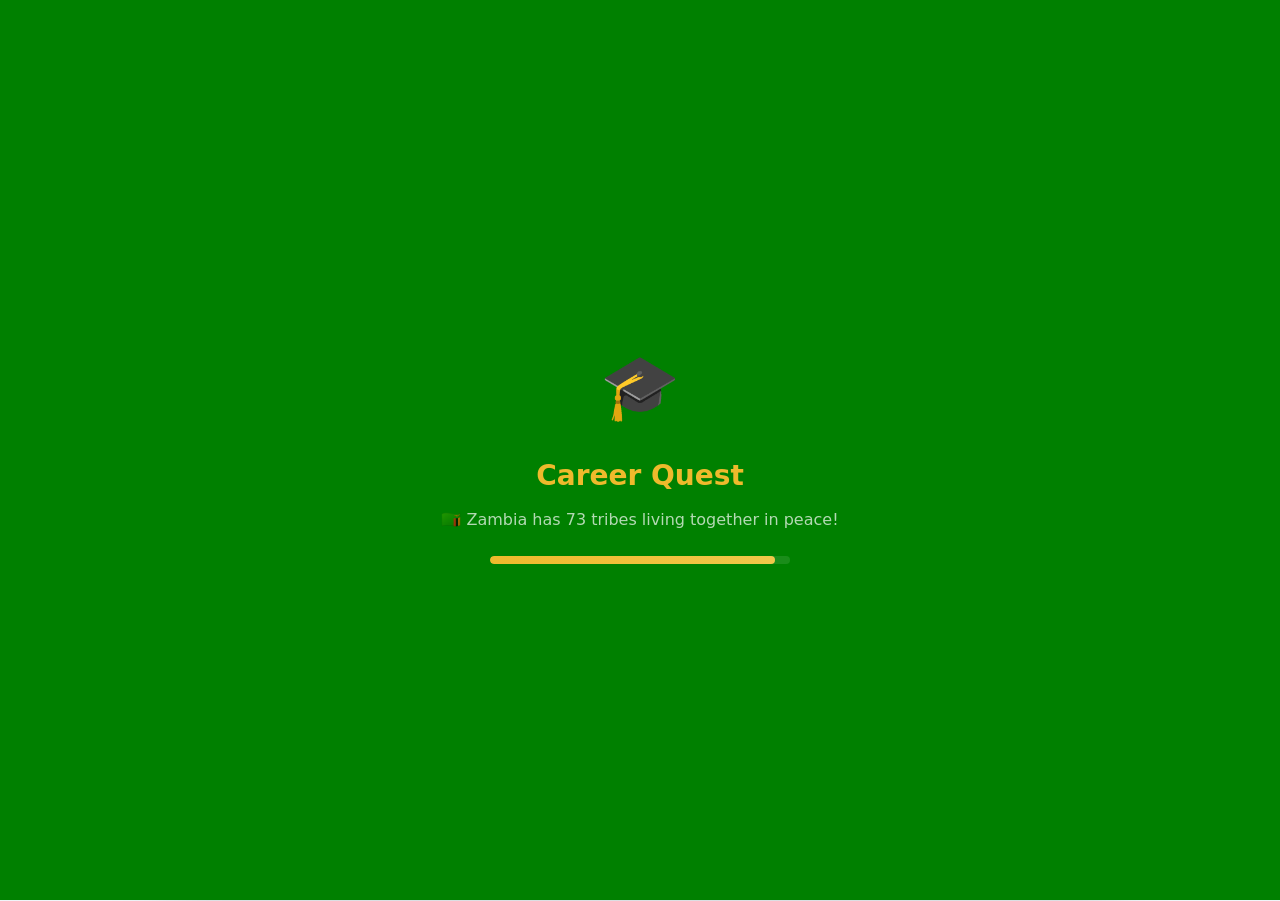
<file: app.html>
<!-- ================================================================ -->
<!-- CAREER QUEST - COMPLETE APPLICATION (V3.3 — PATHWAY FILTER)     -->
<!-- ================================================================ -->
<!-- WHAT'S NEW IN V3.3:                                              -->
<!--  • NEW: "Cluster" / "Pathway" view toggle on results page        -->
<!--  • NEW: Pathway filter chips (Natural Science, Social Science,   -->
<!--    Business Studies, STEM, Creative Arts, Vocational streams)    -->
<!--  • Every career now has accurate Zambian pathway data            -->
<!--  • Landing page badge: "Your Career Counselling Guide" 🇿🇲       -->
<!--  • Clean code: section-by-section, line-by-line comments        -->
<!--  • All existing features preserved (dark mode, languages, etc.)  -->
<!-- ================================================================ -->

<!DOCTYPE html>
<html lang="en">
<head>
    <meta charset="UTF-8">
    <meta name="viewport" content="width=device-width, initial-scale=1.0, viewport-fit=cover">
    <meta name="description" content="Career Quest - Free career guidance tool for Zambian students. 130+ careers, 30 questions, 4 languages. Works offline!">
    <meta name="theme-color" content="#008000" media="(prefers-color-scheme: light)">
    <meta name="theme-color" content="#0c2f20" media="(prefers-color-scheme: dark)">
    <meta name="color-scheme" content="light dark">
    <meta name="apple-mobile-web-app-capable" content="yes">
    <meta name="mobile-web-app-capable" content="yes">
    <meta name="apple-mobile-web-app-status-bar-style" content="black-translucent">
    <meta name="apple-mobile-web-app-title" content="Career Quest">
    <title>ZamPath - Career Quest</title>
    <link rel="manifest" href="manifest.json">
    <link rel="apple-touch-icon" href="data:image/svg+xml,%3Csvg xmlns='http://www.w3.org/2000/svg' viewBox='0 0 192 192'%3E%3Crect width='192' height='192' rx='40' fill='%23008000'/%3E%3Crect x='8' y='8' width='176' height='176' rx='32' fill='none' stroke='%23eeba2c' stroke-width='3' opacity='0.4'/%3E%3Ctext x='96' y='130' font-size='90' text-anchor='middle'%3E🎓%3C/text%3E%3C/svg%3E">
    <link rel="icon" href="data:image/svg+xml,%3Csvg xmlns='http://www.w3.org/2000/svg' viewBox='0 0 100 100'%3E%3Crect width='100' height='100' rx='20' fill='%23008000'/%3E%3Ctext x='50' y='72' font-size='52' text-anchor='middle'%3E%F0%9F%8E%93%3C/text%3E%3C/svg%3E">
    <link rel="stylesheet" href="style.css">
    <script src="libs/chart.min.js" defer></script>
</head>
<body>

<!-- ================================================================ -->
<!-- V3.2 LEVEL 3: OFFLINE STATUS BANNER                              -->
<!-- Shows whenever the internet drops — reassures users that the      -->
<!-- app still works fully offline (it does!). Styled in style.css.    -->
<!-- ================================================================ -->
<div id="offline-banner" class="offline-banner" role="status" aria-live="polite" style="display:none;">📶 You are offline. Don't worry, everything still works!</div>

<!-- ================================================================ -->
<!-- LOADING SCREEN – ONLY on first browser visit, never in standalone -->
<!-- ================================================================ -->
<div id="loading-screen" style="position:fixed;top:0;left:0;width:100%;height:100%;background:#008000;z-index:99999;display:flex;flex-direction:column;justify-content:center;align-items:center;transition:opacity 0.6s ease;">
    <div style="text-align:center;">
        <div style="font-size:64px;margin-bottom:16px;animation:logoFloat 2s ease-in-out infinite;">🎓</div>
        <h2 style="color:#eeba2c;font-size:28px;font-weight:700;margin-bottom:8px;">Career Quest</h2>
        <p id="loading-status" style="color:rgba(255,255,255,0.7);font-size:16px;margin-bottom:24px;">Loading...</p>
        <div style="max-width:300px;width:80%;margin:0 auto;background:rgba(255,255,255,0.1);border-radius:50px;overflow:hidden;height:8px;">
            <div id="loading-progress" style="width:0%;height:100%;background:linear-gradient(90deg,#eeba2c,#f0c84a);border-radius:50px;transition:width 0.3s ease;"></div>
        </div>
        <div id="loading-download-btn" style="display:none;margin-top:20px;">
            <button id="loading-install-btn" style="background:#eeba2c;color:#008000;font-weight:700;padding:14px 36px;border-radius:50px;border:none;cursor:pointer;font-size:18px;min-height:54px;">📲 Install App</button>
        </div>
    </div>
</div>

<!-- ================================================================ -->
<!-- DOWNLOAD GUIDE MODAL – shows after installation                 -->
<!-- ================================================================ -->
<div id="download-guide-modal" style="display:none;position:fixed;top:0;left:0;width:100%;height:100%;background:rgba(0,0,0,0.7);z-index:9998;justify-content:center;align-items:center;padding:20px;">
    <div style="background:var(--bg-secondary);border-radius:var(--radius-lg);max-width:400px;width:100%;padding:30px;text-align:center;box-shadow:var(--shadow-xl);">
        <span style="font-size:48px;display:block;margin-bottom:12px;">📲</span>
        <h2 style="color:var(--zm-green);margin-bottom:8px;">App Installed!</h2>
        <p style="color:var(--text-secondary);font-size:16px;margin-bottom:16px;">Your app is now on your phone. Here's how to find it:</p>
        <div style="text-align:left;background:var(--bg-tertiary);padding:16px;border-radius:var(--radius-sm);margin-bottom:16px;">
            <p style="margin-bottom:8px;"><strong>📱 On Android:</strong></p>
            <ol style="padding-left:20px;color:var(--text-secondary);line-height:2;">
                <li>Go to your <strong>Home Screen</strong></li>
                <li>Look for the <strong>🎓 Career Quest</strong> icon</li>
                <li>Tap it to open!</li>
            </ol>
            <p style="margin-top:8px;font-size:13px;color:var(--text-muted);">💡 It might be on your last home screen page.</p>
        </div>
        <button onclick="closeDownloadGuide()" class="btn-primary" style="width:100%;">Got it! 👍</button>
    </div>
</div>

<!-- ================================================================ -->
<!-- MAIN APP                                                        -->
<!-- ================================================================ -->
<div id="app">
    <!-- TOP BAR -->
    <nav class="top-bar" role="navigation" aria-label="App navigation">
        <div class="top-bar-brand">
            <a href="index.html" class="back-home-link" style="text-decoration:none;color:var(--zm-green);display:flex;align-items:center;gap:6px;font-weight:600;font-size:14px;transition:all 0.3s ease;">
                <span style="font-size:18px;">←</span>
                <span data-translate="back_home">Back to ZamPath.ai</span>
            </a>
            <span class="brand-divider">|</span>
            <span class="brand-icon" aria-hidden="true">🎓</span>
            <span class="brand-name" data-translate="app_name">Career Quest</span>
        </div>
        <div class="top-bar-actions">
            <!-- Language Switcher -->
            <div class="language-switcher" role="group" aria-label="Language selector">
                <button class="lang-btn active" data-lang="en" aria-label="English" title="English">
                    <span class="flag">🇬🇧</span>
                    <span class="lang-label">EN</span>
                </button>
                <button class="lang-btn" data-lang="ny" aria-label="Nyanja" title="Nyanja (Chinyanja)">
                    <span class="flag">🇿🇲</span>
                    <span class="lang-label">NY</span>
                </button>
                <button class="lang-btn" data-lang="bem" aria-label="Bemba" title="Bemba (Icibemba)">
                    <span class="flag">🇿🇲</span>
                    <span class="lang-label">BE</span>
                </button>
                <button class="lang-btn" data-lang="tonga" aria-label="Tonga" title="Tonga (Chitonga)">
                    <span class="flag">🇿🇲</span>
                    <span class="lang-label">TO</span>
                </button>
            </div>
            
            <!-- BELL – always visible with emoji fallback -->
            <div class="bell-container" id="bell-container">
                <button class="bell-button" id="bell-button" aria-label="Notifications">
                    <span class="bell-icon" aria-hidden="true">🔔</span>
                    <span class="bell-dot" id="bell-dot" style="display:none;"></span>
                </button>
                <div class="bell-panel" id="bell-panel" style="display:none;">
                    <div class="bell-panel-header">
                        <h4>📢 Updates &amp; Install</h4>
                        <button class="bell-close" id="bell-close">×</button>
                    </div>
                    <div class="bell-panel-body" id="bell-panel-body">
                        <p style="color:var(--text-muted);text-align:center;padding:20px 0;">Loading...</p>
                    </div>
                </div>
            </div>
            
            <!-- Dark mode toggle -->
            <button class="dark-mode-toggle" id="dark-mode-toggle" aria-label="Toggle dark mode">
                <span id="theme-icon" aria-hidden="true">🌙</span>
                <span id="theme-label" data-translate="dark_mode">Dark</span>
            </button>
        </div>
    </nav>

    <!-- MAIN CONTENT -->
    <main id="main-content">
        <!-- WELCOME SCREEN -->
        <section id="welcome-screen" class="screen active" role="region" aria-label="Welcome">
            <div class="welcome-content">
                <div class="logo" aria-hidden="true">🎓</div>
                <h1 data-translate="welcome_title">Career Quest</h1>
                <p class="subtitle" data-translate="welcome_subtitle" id="typing-subtitle">Discover Your Path to a Bright Future</p>
                <p class="description" data-translate="welcome_description">
                    Not sure what career is right for you? Don't worry!
                    Answer a few questions and we'll help you discover your perfect career path.
                </p>
                <!-- V3.1: quick facts chips -->
                <div class="welcome-chips" role="list" aria-label="Quick facts">
                    <span class="chip" role="listitem"><span aria-hidden="true">📚</span> <b id="chip-careers">144</b> Careers</span>
                    <span class="chip" role="listitem"><span aria-hidden="true">🌍</span> 4 Languages</span>
                    <span class="chip" role="listitem"><span aria-hidden="true">📶</span> Works Offline</span>
                    <span class="chip" role="listitem"><span aria-hidden="true">🇿🇲</span> Made for Zambia</span>
                </div>
                <div id="saved-progress-banner"></div>
                <div class="welcome-buttons">
                    <button id="start-quiz-btn" class="btn-primary" data-translate="start_quiz">🚀 Get Started</button>
                    <button id="i-dont-know-btn" class="btn-secondary" data-translate="i_dont_know">🤷 I Have No Idea</button>
                    <button id="sample-results-btn" class="btn-secondary" style="border-color:var(--zm-orange);color:var(--zm-orange);" onclick="loadSampleResults()" data-translate="sample_results">📊 View Sample Results</button>
                </div>
                <p class="note">
                    <span data-translate="built_for">© Built for Zambian Students.</span>
                    <span data-translate="works_offline">💻 Works Offline.</span>
                    <span data-translate="free_forever">💰 Free Forever.</span>
                    <span>&copy; 2026 STUDY DOJO. All rights reserved by David Mutesa.</span>
                    <span>Contact: davidjuniormutesa@gmail.com</span>
                    <span data-translate="quote">"The only way to predict the future is to create it." – Abraham Lincoln</span>
                </p>
            </div>
        </section>

        <!-- QUIZ SCREEN -->
        <section id="quiz-screen" class="screen" role="region" aria-label="Career Quiz">
            <div class="quiz-container">
                <div class="quiz-header">
                    <span id="question-counter" aria-live="polite">Question 1 of 30</span>
                </div>
                <div class="progress-bar" role="progressbar" aria-valuemin="0" aria-valuemax="100" aria-valuenow="0" id="progress-bar">
                    <div id="progress-fill" class="progress-fill"></div>
                </div>
                <!-- V3.1: tappable navigator — jump back to review any answered question -->
                <div id="question-dots" class="question-dots" role="group" aria-label="Question navigator"></div>
                <div id="question-container" aria-live="polite">
                    <h2 id="question-text">Loading question...</h2>
                    <div id="options-container" role="group" aria-label="Answer options"></div>
                    <p id="multi-select-hint" style="font-size:13px;color:var(--text-muted);margin-top:8px;display:none;" data-translate="multi_select_hint">
                        💡 You can select <strong>MULTIPLE</strong> answers for this question. Choose all that apply!
                    </p>
                </div>
                <div class="quiz-navigation">
                    <button id="prev-btn" class="btn-secondary" style="display:none;" aria-label="Previous question" data-translate="previous">⬅ Previous</button>
                    <button id="next-btn" class="btn-primary" disabled aria-label="Next question" data-translate="next">➡ Next</button>
                </div>
                <p class="quiz-tip" aria-hidden="true">
                    <span data-translate="keyboard_tip">Tip:</span> <kbd>1</kbd>-<kbd>9</kbd> <span data-translate="keyboard_select">to select</span>, <kbd>Enter</kbd> <span data-translate="keyboard_next">for next</span>, <kbd>Backspace</kbd> <span data-translate="keyboard_prev">for previous</span>
                </p>
            </div>
        </section>

        <!-- RESULTS SCREEN -->
        <section id="results-screen" class="screen" role="region" aria-label="Career Results">
            <div class="results-container">
                <header class="results-header">
                    <h1 data-translate="results_title">🎉 Your Career Matches</h1>
                    <p id="results-subtitle" data-translate="results_subtitle">Based on your answers, here are the best careers for you!</p>
                </header>

                <div class="stats-summary" id="stats-summary" aria-label="Result statistics"></div>
                <div id="personality-insights"></div>
                <div id="trait-radar-section"></div>

                <div class="radar-chart-section">
                    <h2 data-translate="personality_title">🧠 Your Personality Profile</h2>
                    <p style="color:var(--text-secondary);font-size:14px;margin-bottom:16px;" data-translate="personality_desc">
                        This radar chart shows your strongest personality traits based on your answers.
                        The further out the line goes, the stronger the trait!
                    </p>
                    <div class="chart-container">
                        <canvas id="personalityChart"></canvas>
                    </div>
                </div>

                <!-- ================================================================ -->
                <!-- V3.3 NEW: RESULTS TOOLBAR WITH CLUSTER / PATHWAY TOGGLE          -->
                <!-- ================================================================ -->
                <div class="results-toolbar">
                    <input type="search" class="search-bar" id="career-search" placeholder="🔍 Search careers..." aria-label="Search careers" data-translate="search_placeholder">
                    
                    <!-- V3.3: View toggle: Cluster | Pathway -->
                    <div class="view-toggle" role="group" aria-label="Filter by cluster or pathway">
                        <button class="view-toggle-btn active" data-view="cluster" id="view-cluster-btn" aria-pressed="true">📂 Cluster</button>
                        <button class="view-toggle-btn" data-view="pathway" id="view-pathway-btn" aria-pressed="false">🗺️ Pathway</button>
                    </div>
                    
                    <!-- Filter chips container — dynamically rendered -->
                    <div class="filter-chips" id="filter-chips" role="group" aria-label="Filter options"></div>
                </div>

                <div id="career-matches" role="list" aria-label="Career match results"></div>

                <div class="pathway-recommendations">
                    <h2 data-translate="pathway_title">🗺️ Your Career Pathway</h2>
                    <p data-translate="pathway_desc">To pursue your recommended careers, you should follow this pathway in Form 1-4:</p>
                    <div id="pathway-display"></div>
                </div>

                <div class="subject-recommendations">
                    <h2 data-translate="subjects_title">📚 Your Recommended Subjects</h2>
                    <div id="subject-list"></div>
                    <p class="subject-note" data-translate="subjects_note">
                        💡 Check with your school to see which subjects are available.
                        Talk to your guidance teacher for more advice!
                    </p>
                </div>

                <section class="career-web">
                    <h2 data-translate="career_web_title">🗺️ Career Web Map</h2>
                    <p class="web-instruction" data-translate="career_web_instruction">Click on any cluster to explore careers</p>
                    <div id="career-clusters"></div>
                </section>

                <section class="comparison-tool">
                    <h2 data-translate="compare_title">📊 Compare Careers</h2>
                    <p data-translate="compare_desc">Select up to <strong>5</strong> careers to compare side by side</p>
                    <div id="comparison-selectors"></div>
                    <div id="comparison-table"></div>
                    <button id="clear-comparison-btn" class="btn-secondary btn-small" style="margin-top:12px;" data-translate="clear_all">🗑️ Clear All</button>
                </section>

                <section id="ai-discovery-section" class="ai-discovery-section" style="display:block; margin-top:2rem;">
                    <div class="ai-discovery-divider"></div>
                    <div class="ai-discovery-header">
                        <h2 data-translate="ai_discovery_title">🤖 Want More Career Ideas?</h2>
                        <p data-translate="ai_discovery_desc">We found <strong id="ai-total-careers">0</strong> careers for you. Want more options?</p>
                    </div>
                    <div class="ai-discovery-buttons">
                        <button class="btn-primary" id="smart-discover-btn" data-translate="smart_discover">🔍 Smart Discovery</button>
                        <button class="btn-secondary" id="ai-discover-btn" data-translate="ai_chat">🤖 Ask AI (Free)</button>
                        <button class="btn-secondary" id="explore-all-btn" data-translate="explore_all">🎯 Explore All Careers</button>
                    </div>
                    <div id="smart-discovery-panel" style="display:none;"></div>
                    <div id="ai-discovery-panel" style="display:none;"></div>
                    <div id="career-explorer-panel" style="display:none;"></div>
                </section>

                <div class="share-results-section">
                    <h3 data-translate="share_title">📤 Share Your Results</h3>
                    <p data-translate="share_desc">Share your career matches with parents, teachers, or friends!</p>
                    <div class="share-buttons">
                        <button id="share-link-btn" class="btn-primary btn-small" data-translate="share_copy">📋 Copy Link</button>
                        <button id="share-whatsapp-btn" class="btn-secondary btn-small" data-translate="share_whatsapp">💬 WhatsApp</button>
                        <button id="share-email-btn" class="btn-secondary btn-small" data-translate="share_email">📧 Email</button>
                    </div>
                    <div id="share-link-container" style="margin-top:10px;display:none;background:var(--bg-tertiary);padding:10px;border-radius:var(--radius-sm);border:1px solid var(--border-light);">
                        <input type="text" id="share-link-input" readonly style="width:100%;background:transparent;border:none;color:var(--text-primary);font-size:13px;font-family:inherit;">
                        <span style="font-size:12px;color:var(--zm-green);font-weight:600;" data-translate="share_copied">✅ Copied to clipboard!</span>
                    </div>
                </div>

                <div class="results-actions">
                    <!-- V3.2 LEVEL 3: quick printable top-3 summary for parents/teachers -->
                    <button id="print-top3-btn" class="btn-secondary" data-translate="print_top3">🖨️ Print My Top 3</button>
                    <button id="download-pdf-btn" class="btn-primary" data-translate="download_pdf">📄 Download PDF Report</button>
                    <button id="print-btn" class="btn-secondary" data-translate="print_report">🖨️ Print Report</button>
                    <button id="retake-btn" class="btn-secondary" data-translate="retake_quiz">🔄 Retake Quiz</button>
                    <button id="reset-toolbar-btn" class="btn-secondary btn-small" data-translate="reset_toolbar">🔄 Reset Tools</button>
                    <div class="pdf-options">
                        <label>
                            <input type="radio" name="color-mode" value="color" checked> 🎨 <span data-translate="color_mode">Color</span>
                        </label>
                        <label>
                            <input type="radio" name="color-mode" value="bw"> ⚫ <span data-translate="bw_mode">Black & White</span>
                        </label>
                    </div>
                </div>

                <div id="discovery-mode" style="display:none;">
                    <div class="discovery-header">
                        <h2 data-translate="discovery_title">🔍 Discovery Mode</h2>
                        <p data-translate="discovery_desc">That's okay! Let's explore all your options together.</p>
                        <!-- V3.2 LEVEL 3: random career generator — pure fun, zero pressure -->
                        <button id="surprise-btn" class="surprise-btn" type="button">🎲 Surprise Me!</button>
                        <p style="font-size:14px;color:var(--text-muted);" data-translate="discovery_instruction">
                            Click on a cluster below to see careers. Then click <strong>"Read More"</strong> for details or 
                            <strong>"Add to Compare"</strong> to compare careers side-by-side.
                        </p>
                    </div>
                    <div id="discovery-content"></div>
                    <div class="discovery-comparison">
                        <h3 data-translate="discovery_compare">📊 Your Discovery Comparison (<span id="discovery-compare-count">0</span>/5)</h3>
                        <div id="discovery-compare-table">
                            <p style="color:var(--text-muted);padding:20px;text-align:center;" data-translate="discovery_compare_empty">
                                Add careers from the clusters above to compare them here.
                            </p>
                        </div>
                        <button id="clear-discovery-compare-btn" class="btn-secondary btn-small" style="margin-top:12px;" data-translate="clear_all">🗑️ Clear All</button>
                    </div>
                </div>
            </div>
        </section>
    </main>
</div>

<!-- ================================================================ -->
<!-- MODAL                                                           -->
<!-- ================================================================ -->
<div id="career-modal" class="modal" role="dialog" aria-modal="true" aria-labelledby="modal-career-name">
    <div class="modal-content">
        <button class="modal-close" aria-label="Close details">&times;</button>
        <div id="career-detail-content"></div>
        <button id="modal-add-to-compare" class="btn-primary btn-small" style="margin-top:16px;display:none;" data-translate="add_to_compare">➕ Add to Compare</button>
    </div>
</div>

<!-- ================================================================ -->
<!-- CRITICAL FIX V3: These 3 elements were missing in the previous  -->
<!-- version, which crashed toasts, the confetti celebration and the -->
<!-- scroll-to-top button. They are now restored.                    -->
<!-- ================================================================ -->
<div id="toast-container" class="toast-container" aria-live="polite" aria-atomic="false"></div>
<canvas id="confetti-canvas" class="confetti-canvas" aria-hidden="true"></canvas>
<button id="back-to-top" aria-label="Back to top" title="Back to top">↑</button>

<!-- ================================================================ -->
<!-- LIBRARIES                                                       -->
<!-- ================================================================ -->
<script src="libs/html2canvas.min.js" defer></script>
<script src="libs/jspdf.umd.min.js" defer></script>
<script src="script.js" defer></script>

<!-- ================================================================ -->
<!-- LOADING & BELL JAVASCRIPT (FIXED LOADING BEHAVIOR)             -->
<!-- ================================================================ -->
<script>
// ================================================================
// LOADING SCREEN – ONLY on first browser visit, never in standalone
// ================================================================

var loadingProgress = document.getElementById('loading-progress');
var loadingStatus = document.getElementById('loading-status');
var loadingScreen = document.getElementById('loading-screen');
var loadingInstallBtn = document.getElementById('loading-download-btn');
var deferredInstallPrompt = null;
var loadingComplete = false;

function shouldShowLoading() {
    // NEVER show loading in standalone mode (installed app)
    if (window.matchMedia('(display-mode: standalone)').matches) {
        return false;
    }
    // NEVER show loading if user has visited before
    var hasVisited = localStorage.getItem('career_quest_visited');
    if (hasVisited === 'true') {
        return false;
    }
    // ONLY show on first browser visit
    return true;
}

var progressSteps = [
    { pct: 20, text: '📚 Loading careers...' },
    { pct: 40, text: '🧠 Preparing questions...' },
    { pct: 60, text: '🎯 Setting up AI engine...' },
    { pct: 80, text: '📊 Loading career data...' },
    { pct: 95, text: '🚀 Almost ready...' }
];
var currentStep = 0;

// ================================================================
// V3.2 LEVEL 4: ZAMBIAN FUN FACTS MACHINE 🇿🇲
// The loading screen now teaches you something about Zambia while
// it loads — researched local facts, rotating every second.
// ================================================================
var zambiaFacts = [
    '🇿🇲 Zambia has 73 tribes living together in peace!',
    '🦁 Victoria Falls is one of the 7 Natural Wonders of the World!',
    '📚 Copper is our biggest export — we are the Copperbelt!',
    '🦅 The African fish eagle is our national bird!',
    '⚽ Legend Kalusha Bwalya was African Footballer of the Year 1988!',
    '🌍 "Mosi-oa-Tunya" means "the smoke that thunders"!',
    '💰 Our currency, the Kwacha, means "dawn" — a new day!',
    '🐘 Zambia has some of the biggest elephant herds in Africa!'
];
var factIndex = Math.floor(Math.random() * zambiaFacts.length);
var factTimer = null;

// Rotates a fun fact into the loading status line every second
function startLoadingFacts() {
    if (factTimer || !loadingStatus) return;
    loadingStatus.textContent = zambiaFacts[factIndex % zambiaFacts.length];
    factIndex++;
    factTimer = setInterval(function() {
        loadingStatus.textContent = zambiaFacts[factIndex % zambiaFacts.length];
        factIndex++;
    }, 1000);
}
function stopLoadingFacts() {
    if (factTimer) { clearInterval(factTimer); factTimer = null; }
}

function updateLoadingProgress(pct, text) {
    if (pct !== undefined) loadingProgress.style.width = Math.min(pct, 100) + '%';
    if (text) loadingStatus.textContent = text;
}

function simulateLoading() {
    if (currentStep < progressSteps.length) {
        var step = progressSteps[currentStep];
        updateLoadingProgress(step.pct);  // V3.2: bar only — fun facts own the text
        currentStep++;
        setTimeout(simulateLoading, 150 + Math.random() * 200);
    } else {
        stopLoadingFacts();
        updateLoadingProgress(100, '🎉 Ready!');
        setTimeout(function() { hideLoadingScreen(); }, 400);
    }
}

function hideLoadingScreen() {
    if (loadingComplete) return;
    loadingComplete = true;
    stopLoadingFacts();  // V3.2: facts stop with the loading screen
    loadingScreen.style.opacity = '0';
    setTimeout(function() {
        loadingScreen.style.display = 'none';
        // Only set visited flag if not in standalone mode
        if (!window.matchMedia('(display-mode: standalone)').matches) {
            localStorage.setItem('career_quest_visited', 'true');
        }
        initBellSystem();
    }, 500);
}

// Determine if we should show the loading screen
var showLoading = shouldShowLoading();

if (showLoading) {
    // First visit – show loading screen with animation
    loadingScreen.style.display = 'flex';
    startLoadingFacts();  // V3.2: Zambian fun facts while loading
    setTimeout(function() {
        simulateLoading();
    }, 300);
    // Safety timeout – hide after 5 seconds max
    setTimeout(function() {
        if (!loadingComplete) hideLoadingScreen();
    }, 5000);
} else {
    // Already visited or installed – hide instantly
    loadingScreen.style.display = 'none';
    loadingComplete = true;
    // Ensure visited flag is set if not in standalone
    if (!window.matchMedia('(display-mode: standalone)').matches) {
        localStorage.setItem('career_quest_visited', 'true');
    }
    setTimeout(initBellSystem, 200);
}

// Service worker (for updates) — relative path, registered after page load
if ('serviceWorker' in navigator) {
    window.addEventListener('load', function () {
        navigator.serviceWorker.register('./sw.js')
            .then(function(reg) {
                console.log('✅ Service Worker registered');
                if (reg.waiting) {
                    if (!loadingComplete) {
                        updateLoadingProgress(90, '🔄 Updating app...');
                    }
                    reg.waiting.addEventListener('statechange', function() {
                        if (this.state === 'activated') {
                            if (!loadingComplete) {
                                updateLoadingProgress(100, '✅ Update complete!');
                                setTimeout(hideLoadingScreen, 500);
                            }
                        }
                    });
                }
            })
            .catch(function(e) {
                console.log('ℹ️ Service Worker not active yet:', e.message);
            });
    });
}

// ================================================================
// V3.2 LEVEL 3: OFFLINE STATUS BANNER LISTENERS
// The banner appears whenever the connection drops and hides when
// it returns — also checked once on load (e.g. opened offline).
// ================================================================
(function () {
    var banner = document.getElementById('offline-banner');
    if (!banner) return;
    function showOfflineBanner() { banner.style.display = 'block'; }
    function hideOfflineBanner() { banner.style.display = 'none'; }
    function updateOfflineBanner() {
        if (navigator.onLine === false) showOfflineBanner(); else hideOfflineBanner();
    }
    window.addEventListener('offline', showOfflineBanner);
    window.addEventListener('online', hideOfflineBanner);
    window.addEventListener('load', updateOfflineBanner);
    updateOfflineBanner();
})();

// Install prompt
window.addEventListener('beforeinstallprompt', function(e) {
    e.preventDefault();
    deferredInstallPrompt = e;
    if (!loadingComplete) {
        loadingInstallBtn.style.display = 'block';
    }
});

document.getElementById('loading-install-btn').addEventListener('click', function() {
    if (deferredInstallPrompt) {
        deferredInstallPrompt.prompt();
        deferredInstallPrompt.userChoice.then(function(choiceResult) {
            if (choiceResult.outcome === 'accepted') {
                loadingInstallBtn.style.display = 'none';
                if (!loadingComplete) {
                    hideLoadingScreen();
                }
            }
            deferredInstallPrompt = null;
        });
    }
});

function showDownloadGuide() {
    var guide = document.getElementById('download-guide-modal');
    if (guide) guide.style.display = 'flex';
}
function closeDownloadGuide() {
    var guide = document.getElementById('download-guide-modal');
    if (guide) guide.style.display = 'none';
}

// ================================================================
// BELL NOTIFICATION SYSTEM (FULLY FUNCTIONAL)
// ================================================================

var bellButton, bellPanel, bellClose, bellDot, bellBody;
var isBellOpen = false;
var updateAvailable = false;
var installPromptEvent = null;

function initBellSystem() {
    bellButton = document.getElementById('bell-button');
    bellPanel = document.getElementById('bell-panel');
    bellClose = document.getElementById('bell-close');
    bellDot = document.getElementById('bell-dot');
    bellBody = document.getElementById('bell-panel-body');

    bellButton.addEventListener('click', function(e) {
        e.stopPropagation();
        toggleBell();
    });

    bellClose.addEventListener('click', function(e) {
        e.stopPropagation();
        closeBell();
    });

    document.addEventListener('click', function(e) {
        if (isBellOpen) {
            var container = document.getElementById('bell-container');
            if (container && !container.contains(e.target)) {
                closeBell();
            }
        }
    });

    window.addEventListener('beforeinstallprompt', function(e) {
        e.preventDefault();
        installPromptEvent = e;
        updateBellContent();
    });

    window.addEventListener('appinstalled', function() {
        localStorage.setItem('app_installed', 'true');
        showBellDot(false);
        setTimeout(updateBellContent, 500);
        setTimeout(showDownloadGuide, 1000);
    });

    if ('serviceWorker' in navigator) {
        navigator.serviceWorker.addEventListener('message', function(event) {
            if (event.data && event.data.type === 'UPDATE_AVAILABLE') {
                updateAvailable = true;
                showBellDot(true);
                updateBellContent();
            }
        });
    }

    setTimeout(updateBellContent, 500);
}

function isAppInstalled() {
    if (window.matchMedia('(display-mode: standalone)').matches) return true;
    if (localStorage.getItem('app_installed') === 'true') return true;
    if (window.navigator.standalone === true) return true;
    return false;
}

function showBellDot(show) {
    bellDot.style.display = show ? 'block' : 'none';
}

function updateBellContent() {
    var installed = isAppInstalled();
    var html = '';

    html += '<div style="margin-bottom:14px;font-size:15px;">';
    html += '<span class="bell-status-badge ' + (installed ? 'installed' : 'not-installed') + '" style="font-size:14px;padding:4px 14px;">';
    html += installed ? '✅ App Installed' : '📲 Not Installed';
    html += '</span>';
    if (installed) {
        html += ' <span style="font-size:13px;color:var(--text-muted);">👍 Ready offline</span>';
    }
    html += '</div>';

    if (updateAvailable) {
        html += '<div class="bell-item" style="padding:14px 0;">';
        html += '<div class="bell-item-icon" style="font-size:28px;">🔄</div>';
        html += '<div class="bell-item-content">';
        html += '<div class="bell-item-title" style="font-size:16px;">New Update Available!</div>';
        html += '<div class="bell-item-desc" style="font-size:14px;">A new version is ready.</div>';
        html += '<div class="bell-item-action" style="margin-top:10px;">';
        html += '<button class="btn-primary btn-small" onclick="refreshApp()" style="padding:8px 20px;font-size:14px;min-height:44px;">🔄 Update Now</button>';
        html += '</div>';
        html += '</div>';
        html += '</div>';
    }

    if (!installed) {
        html += '<div class="bell-item" style="padding:14px 0;">';
        html += '<div class="bell-item-icon" style="font-size:28px;">📲</div>';
        html += '<div class="bell-item-content">';
        html += '<div class="bell-item-title" style="font-size:16px;">Install Career Quest</div>';
        html += '<div class="bell-item-desc" style="font-size:14px;">Get the app on your home screen.</div>';
        html += '<div class="bell-item-action" style="margin-top:10px;">';
        html += '<button class="bell-install-btn" id="bell-install-btn" style="padding:12px 24px;font-size:16px;min-height:50px;">📲 Install App</button>';
        html += '</div>';
        html += '</div>';
        html += '</div>';
    } else {
        html += '<div class="bell-item" style="padding:14px 0;">';
        html += '<div class="bell-item-icon" style="font-size:28px;">🎯</div>';
        html += '<div class="bell-item-content">';
        html += '<div class="bell-item-title" style="font-size:16px;">App is Installed!</div>';
        html += '<div class="bell-item-desc" style="font-size:14px;">Open from your home screen anytime.</div>';
        html += '</div>';
        html += '</div>';
    }

    html += '<div style="margin-top:12px;padding-top:12px;border-top:1px solid var(--border-light);">';
    html += '<div style="font-size:13px;color:var(--text-muted);">💡 Tips:</div>';
    html += '<ul style="font-size:13px;color:var(--text-secondary);padding-left:18px;margin-top:4px;line-height:2;">';
    html += '<li>📶 Works offline after install</li>';
    html += '<li>🔄 Auto-updates when connected</li>';
    html += '<li>🇿🇲 Built for Zambia</li>';
    html += '</ul>';
    html += '</div>';

    bellBody.innerHTML = html;

    var installBtn = document.getElementById('bell-install-btn');
    if (installBtn) {
        installBtn.addEventListener('click', function() {
            if (installPromptEvent) {
                installPromptEvent.prompt();
                installPromptEvent.userChoice.then(function(choiceResult) {
                    if (choiceResult.outcome === 'accepted') {
                        localStorage.setItem('app_installed', 'true');
                        closeBell();
                        showToast('🎉 App installed! Check your home screen.');
                        setTimeout(updateBellContent, 1000);
                    }
                    installPromptEvent = null;
                });
            } else {
                showDownloadGuide();
            }
        });
    }
}

window.refreshApp = function() {
    if ('serviceWorker' in navigator) {
        navigator.serviceWorker.ready.then(function(reg) {
            if (reg.waiting) {
                reg.waiting.postMessage({ type: 'SKIP_WAITING' });
            }
            setTimeout(function() { window.location.reload(); }, 500);
        });
    } else {
        window.location.reload();
    }
};

function toggleBell() {
    if (isBellOpen) closeBell();
    else openBell();
}

function openBell() {
    isBellOpen = true;
    bellPanel.style.display = 'block';
    updateBellContent();
    showBellDot(false);
}

function closeBell() {
    isBellOpen = false;
    bellPanel.style.display = 'none';
}

function showToast(message, duration) {
    duration = duration || 3000;
    var container = document.getElementById('toast-container');
    if (!container) return; // graceful guard — never crash
    var toast = document.createElement('div');
    toast.className = 'toast';
    toast.textContent = message;
    container.appendChild(toast);
    setTimeout(function() { if (toast.parentNode) toast.remove(); }, duration);
}
</script>

</body>
</html>
</file>
<file: landingstyle.css>
/* ============================================================ */
/* ZAMPATH.AI - LANDING PAGE STYLES (V3 — CLEAN REWRITE)         */
/* ============================================================ */
/* Zambia-themed with green, red, orange, and black             */
/* FULLY OFFLINE — system fonts only, zero external requests    */
/*                                                              */
/* V3 IMPROVEMENTS:                                             */
/*  • Fixed all corrupted/broken rules from earlier edits       */
/*  • Fluid clamp() typography (smooth scaling, no jumps)       */
/*  • Safe-area insets for notched phones (iPhone / Android)    */
/*  • 100dvh hero (no more address-bar jump on mobile)          */
/*  • scroll-margin-top so anchors never hide under navbar      */
/*  • Tap-highlight removed, better active states (touch)       */
/*  • Body scroll-lock while mobile menu is open                */
/*  • Richer dark mode + higher-contrast focus rings            */
/*  • Respect prefers-reduced-motion / high-contrast            */
/* ============================================================ */

/* ============================================================ */
/* CSS CUSTOM PROPERTIES (Design Tokens)                       */
/* ============================================================ */

:root {
    --zm-green: #008000;
    --zm-green-dark: #006600;
    --zm-green-light: #e8f5e9;
    --zm-green-glow: rgba(0, 128, 0, 0.15);
    --zm-red: #DE2010;
    --zm-orange: #EF7D00;
    --zm-black: #141422;
    --zm-gold: #eeba2c;

    --bg-primary: #ffffff;
    --bg-secondary: #f8f9fa;
    --bg-tertiary: #f4f6f9;
    --bg-hover: #f0fff0;
    --bg-glass: rgba(255, 255, 255, 0.75);
    --text-primary: #1a202c;
    --text-secondary: #4a5568;
    --text-muted: #718096;
    --text-inverse: #ffffff;
    --border-light: #e2e8f0;

    --gradient-primary: linear-gradient(135deg, #008000, #00b800, #00cc00);
    --gradient-secondary: linear-gradient(135deg, #EF7D00, #FF6B00);
    --gradient-glow: radial-gradient(circle at 50% 50%, rgba(0, 128, 0, 0.1), transparent 70%);

    --shadow-sm: 0 1px 3px rgba(0, 0, 0, 0.08);
    --shadow-md: 0 4px 12px rgba(0, 0, 0, 0.1);
    --shadow-lg: 0 10px 30px rgba(0, 0, 0, 0.12);
    --shadow-xl: 0 20px 60px rgba(0, 0, 0, 0.15);
    --shadow-green: 0 4px 15px rgba(0, 128, 0, 0.25);
    --shadow-glow-green: 0 0 30px rgba(0, 128, 0, 0.15);

    --radius-sm: 8px;
    --radius-md: 12px;
    --radius-lg: 20px;
    --radius-xl: 50px;

    --transition-fast: 0.15s ease;
    --transition-base: 0.3s ease;
    --transition-slow: 0.5s ease;
    --transition-bounce: 0.4s cubic-bezier(0.34, 1.56, 0.64, 1);

    --font-family: system-ui, -apple-system, BlinkMacSystemFont, 'Segoe UI', Roboto, Oxygen, Ubuntu, Cantarell, sans-serif;

    --navbar-height: 68px;
    --safe-top: env(safe-area-inset-top, 0px);
    --safe-bottom: env(safe-area-inset-bottom, 0px);
}

body.dark-mode {
    --bg-primary: #0f172a;
    --bg-secondary: #1e293b;
    --bg-tertiary: #334155;
    --bg-hover: #1e3a2e;
    --bg-glass: rgba(15, 23, 42, 0.82);
    --text-primary: #f1f5f9;
    --text-secondary: #94a3b8;
    --text-muted: #64748b;
    --border-light: #334155;
    --shadow-sm: 0 1px 3px rgba(0, 0, 0, 0.3);
    --shadow-md: 0 4px 12px rgba(0, 0, 0, 0.4);
    --shadow-lg: 0 10px 30px rgba(0, 0, 0, 0.5);
    --shadow-xl: 0 20px 60px rgba(0, 0, 0, 0.6);
    --shadow-green: 0 4px 15px rgba(0, 128, 0, 0.3);
    --shadow-glow-green: 0 0 30px rgba(0, 128, 0, 0.2);
    --zm-green-light: #052e16;
    --zm-red-light: #2d0a0a;
    --zm-orange-light: #2d1a00;
}

/* ============================================================ */
/* RESET & BASE                                                 */
/* ============================================================ */
* { margin: 0; padding: 0; box-sizing: border-box; }

html {
    scroll-behavior: smooth;
    -webkit-font-smoothing: antialiased;
    -webkit-text-size-adjust: 100%;
    text-size-adjust: 100%;
}

body {
    font-family: var(--font-family);
    background: var(--bg-primary);
    color: var(--text-primary);
    line-height: 1.6;
    overflow-x: hidden;
    transition: background var(--transition-slow), color var(--transition-slow);
    -webkit-tap-highlight-color: transparent;
}

/* Lock page scroll while the mobile menu is open.
   ALSO: the navbar's backdrop-filter corrupts how the full-screen
   menu paints (Chromium backdrop-root quirk) — drop the blur while
   the menu is open. */
body.nav-open { overflow: hidden; }
body.nav-open .navbar { backdrop-filter: none; -webkit-backdrop-filter: none; background: var(--bg-primary); }

/* Anchored sections never hide underneath the fixed navbar */
section[id], footer[id] { scroll-margin-top: calc(var(--navbar-height) + 16px); }

::selection { background: var(--zm-green); color: white; }

::-webkit-scrollbar { width: 8px; height: 8px; }
::-webkit-scrollbar-track { background: var(--bg-tertiary); border-radius: 10px; }
::-webkit-scrollbar-thumb { background: var(--zm-green); border-radius: 10px; }
::-webkit-scrollbar-thumb:hover { background: var(--zm-green-dark); }

.container { max-width: 1200px; margin: 0 auto; padding: 0 24px; }

/* ============================================================ */
/* NAVIGATION                                                   */
/* ============================================================ */
.navbar {
    position: fixed; top: 0; left: 0; right: 0;
    background: var(--bg-glass);
    backdrop-filter: blur(20px); -webkit-backdrop-filter: blur(20px);
    border-bottom: 1px solid rgba(255, 255, 255, 0.08);
    z-index: 1000;
    padding: calc(10px + var(--safe-top)) 0 10px;
    transition: box-shadow var(--transition-base), background var(--transition-base);
}
.navbar.scrolled { box-shadow: var(--shadow-md); }

.nav-container {
    max-width: 1200px; margin: 0 auto; padding: 0 24px;
    display: flex; justify-content: space-between; align-items: center; gap: 12px;
}

.nav-brand {
    display: flex; align-items: center; gap: 8px;
    font-size: clamp(18px, 2.5vw, 22px); font-weight: 800;
    color: var(--zm-green); user-select: none; white-space: nowrap;
}
.nav-brand .brand-icon { font-size: clamp(22px, 3vw, 28px); }
.nav-brand .brand-dot { color: var(--zm-red); }

.nav-links { display: flex; list-style: none; gap: clamp(16px, 3vw, 32px); align-items: center; }
.nav-links a {
    text-decoration: none; color: var(--text-secondary); font-weight: 500;
    font-size: 15px; transition: color var(--transition-fast); position: relative;
    padding: 6px 2px;
}
.nav-links a::after {
    content: ''; position: absolute; bottom: 0; left: 0; width: 0; height: 2px;
    background: var(--gradient-primary); transition: width var(--transition-fast);
    border-radius: 2px;
}
.nav-links a:hover { color: var(--zm-green); }
.nav-links a:hover::after { width: 100%; }

.nav-actions { display: flex; align-items: center; gap: 10px; }

.language-switcher {
    display: flex; gap: 2px; align-items: center; padding: 3px 5px;
    background: var(--bg-tertiary); border-radius: var(--radius-xl);
    border: 1px solid var(--border-light);
}
.lang-btn {
    background: transparent; border: none; border-radius: var(--radius-xl);
    padding: 6px 9px; cursor: pointer; font-family: inherit;
    display: flex; align-items: center; gap: 4px;
    transition: all var(--transition-fast); color: var(--text-muted);
    font-size: 12px; font-weight: 500; min-height: 36px; min-width: 36px;
}
.lang-btn .flag { font-size: 15px; }
.lang-btn .lang-label { font-size: 10px; font-weight: 600; }
.lang-btn:hover { background: var(--bg-hover); color: var(--zm-green); }
.lang-btn.active { background: var(--zm-green); color: white; box-shadow: var(--shadow-green); }
.lang-btn.active:hover { background: var(--zm-green-dark); }

.dark-mode-toggle {
    background: var(--bg-tertiary); border: 1px solid var(--border-light);
    border-radius: var(--radius-xl); padding: 8px 14px; cursor: pointer;
    font-size: 14px; color: var(--text-secondary); display: flex;
    align-items: center; gap: 6px; transition: all var(--transition-fast);
    font-family: inherit; min-height: 40px;
}
.dark-mode-toggle:hover { background: var(--bg-hover); border-color: var(--zm-green); color: var(--zm-green); }

.nav-cta {
    background: var(--gradient-primary); color: white !important;
    padding: 10px 22px; border-radius: var(--radius-xl); font-weight: 600;
    font-size: 14px; text-decoration: none; white-space: nowrap;
    transition: all var(--transition-base); box-shadow: var(--shadow-green);
    display: inline-flex; align-items: center; min-height: 42px;
}
.nav-cta:hover { background: var(--zm-green-dark); transform: translateY(-2px); box-shadow: 0 6px 20px rgba(0, 128, 0, 0.35); }

.mobile-toggle {
    display: none; flex-direction: column; gap: 5px; background: var(--bg-tertiary);
    border: 1px solid var(--border-light); border-radius: var(--radius-sm);
    cursor: pointer; padding: 10px; min-width: 44px; min-height: 44px;
    align-items: center; justify-content: center;
}
.mobile-toggle span {
    display: block; width: 24px; height: 3px; background: var(--text-primary);
    border-radius: 3px; transition: all var(--transition-fast);
}
.mobile-toggle.active span:nth-child(1) { transform: rotate(45deg) translate(5px, 6px); }
.mobile-toggle.active span:nth-child(2) { opacity: 0; }
.mobile-toggle.active span:nth-child(3) { transform: rotate(-45deg) translate(5px, -6px); }

/* V3.1: menu-only CTA entry (desktop hides it — the navbar CTA is there) */
.mobile-only { display: none; }
.mobile-menu-cta {
    display: block; text-align: center;
    background: var(--gradient-primary); color: white !important;
    font-weight: 700 !important; border-radius: var(--radius-xl) !important;
    box-shadow: var(--shadow-green); margin-top: 8px;
}

/* ============================================================ */
/* HERO SECTION                                                 */
/* ============================================================ */
.hero {
    padding: calc(var(--navbar-height) + var(--safe-top) + 48px) 0 80px;
    background:
        radial-gradient(ellipse 80% 50% at 50% -10%, var(--zm-green-glow), transparent),
        linear-gradient(135deg, var(--bg-primary) 0%, var(--bg-secondary) 100%);
    min-height: 100vh;
    min-height: 100dvh; /* fixes mobile address-bar jump */
    display: flex; align-items: center;
    transition: background var(--transition-slow);
}
.hero-container {
    max-width: 1200px; margin: 0 auto; padding: 0 24px;
    display: grid; grid-template-columns: 1fr 1fr; gap: 60px; align-items: center;
}

.hero-badge {
    display: inline-flex; align-items: center; gap: 6px;
    background: var(--zm-green-light); color: var(--zm-green);
    padding: 7px 16px; border-radius: var(--radius-xl);
    font-size: 14px; font-weight: 600; margin-bottom: 20px;
    border: 1px solid rgba(0, 128, 0, 0.15);
}

.hero-text h1 {
    font-size: clamp(34px, 5.2vw, 56px);
    font-weight: 900; line-height: 1.12; letter-spacing: -0.02em;
    color: var(--text-primary); margin-bottom: 20px;
    text-wrap: balance;
}
.hero-text .highlight { color: var(--zm-green); position: relative; display: inline-block; }
.hero-text .highlight::after {
    content: ''; position: absolute; bottom: 4px; left: 0; right: 0; height: 8px;
    background: rgba(0, 128, 0, 0.15); border-radius: 4px; z-index: -1;
}

.hero-description {
    font-size: clamp(16px, 2vw, 20px); color: var(--text-secondary);
    line-height: 1.7; max-width: 500px; margin-bottom: 32px;
}

.hero-buttons { display: flex; gap: 16px; flex-wrap: wrap; margin-bottom: 32px; }

/* Primary Button */
.btn-primary {
    display: inline-flex; align-items: center; justify-content: center;
    background: var(--gradient-primary); color: white;
    padding: 16px 36px; border-radius: var(--radius-xl);
    font-weight: 700; font-size: 17px; text-decoration: none;
    border: none; cursor: pointer; font-family: inherit;
    transition: all var(--transition-bounce);
    box-shadow: var(--shadow-green); min-height: 52px;
}
.btn-primary:hover { transform: translateY(-3px) scale(1.02); box-shadow: 0 8px 30px rgba(0, 128, 0, 0.35); }
.btn-primary:active { transform: translateY(-1px) scale(0.98); }
.btn-primary.btn-large { padding: 20px 48px; font-size: 19px; }

/* Secondary Button */
.btn-secondary {
    display: inline-flex; align-items: center; justify-content: center;
    background: transparent; color: var(--text-primary);
    padding: 16px 36px; border-radius: var(--radius-xl);
    font-weight: 600; font-size: 17px; text-decoration: none;
    border: 2px solid var(--border-light); cursor: pointer;
    transition: all var(--transition-base); font-family: inherit; min-height: 52px;
}
.btn-secondary:hover { border-color: var(--zm-green); color: var(--zm-green); transform: translateY(-2px); }
.btn-secondary:active { transform: translateY(0); }

/* Download App Button (PWA) */
#install-app-btn {
    background: var(--gradient-secondary) !important;
    box-shadow: 0 4px 15px rgba(239, 125, 0, 0.35) !important;
    display: none;
}
#install-app-btn:hover { box-shadow: 0 8px 30px rgba(239, 125, 0, 0.45) !important; }

.pulse-glow { animation: pulse-glow 1.8s ease-in-out infinite; }
@keyframes pulse-glow {
    0%, 100% { box-shadow: 0 0 5px rgba(239, 125, 0, 0.3), var(--shadow-sm); }
    50% { box-shadow: 0 0 20px rgba(239, 125, 0, 0.6), 0 0 40px rgba(239, 125, 0, 0.3), var(--shadow-md); }
}

.hero-trust { display: flex; gap: 20px; flex-wrap: wrap; }
.hero-trust span {
    font-size: 14px; color: var(--text-muted);
    display: inline-flex; align-items: center; gap: 6px;
    background: var(--bg-secondary); border: 1px solid var(--border-light);
    padding: 6px 12px; border-radius: var(--radius-xl);
}

.hero-image { display: flex; justify-content: center; align-items: center; }
.hero-graphic {
    position: relative; width: min(400px, 90%); aspect-ratio: 1;
    display: flex; justify-content: center; align-items: center;
}
.floating-icon {
    position: absolute; font-size: clamp(30px, 5vw, 48px);
    animation: float 3.5s ease-in-out infinite;
    filter: drop-shadow(0 4px 8px rgba(0, 0, 0, 0.1));
    user-select: none;
}
.icon1 { top: 5%; left: 5%; animation-delay: 0s; }
.icon2 { top: 5%; right: 5%; animation-delay: 0.5s; }
.icon3 { bottom: 5%; left: 5%; animation-delay: 1s; }
.icon4 { bottom: 5%; right: 5%; animation-delay: 1.5s; }
.icon5 { top: 40%; left: -8%; animation-delay: 0.8s; }
.icon6 { top: 40%; right: -8%; animation-delay: 1.2s; }
@keyframes float { 0%, 100% { transform: translateY(0px) rotate(0deg); } 50% { transform: translateY(-20px) rotate(5deg); } }

.center-circle {
    width: clamp(110px, 22vw, 160px); aspect-ratio: 1;
    background: var(--gradient-primary); border-radius: 50%;
    display: flex; justify-content: center; align-items: center;
    font-size: clamp(48px, 10vw, 72px);
    box-shadow: 0 0 60px rgba(0, 128, 0, 0.2);
    animation: pulse 2s ease-in-out infinite;
    position: relative;
}
/* V3.1: slowly rotating dashed halo around the hero circle */
.center-circle::after {
    content: ''; position: absolute; inset: -16px;
    border: 2px dashed rgba(0, 128, 0, 0.35); border-radius: 50%;
    animation: halo-spin 26s linear infinite;
}
@keyframes halo-spin { to { transform: rotate(360deg); } }
@keyframes pulse { 0%, 100% { transform: scale(1); } 50% { transform: scale(1.05); } }

/* ============================================================ */
/* SECTION HEADERS                                              */
/* ============================================================ */
.section-header { text-align: center; margin-bottom: 60px; }
.section-tag {
    display: inline-block; background: var(--zm-green-light); color: var(--zm-green);
    padding: 5px 16px; border-radius: var(--radius-xl); font-size: 13px;
    font-weight: 600; text-transform: uppercase; letter-spacing: 1px; margin-bottom: 14px;
}
.section-header h2 { font-size: clamp(28px, 4vw, 40px); font-weight: 800; color: var(--text-primary); margin-bottom: 12px; text-wrap: balance; }
.section-header p { font-size: clamp(16px, 2vw, 18px); color: var(--text-secondary); max-width: 600px; margin: 0 auto; }

/* ============================================================ */
/* FEATURES                                                     */
/* ============================================================ */
.features { padding: 80px 0; background: var(--bg-secondary); transition: background var(--transition-slow); }
.features-grid { display: grid; grid-template-columns: repeat(3, 1fr); gap: 28px; }
.feature-card {
    position: relative; overflow: hidden;
    background: var(--bg-primary); padding: 32px 28px; border-radius: var(--radius-md);
    border: 1px solid var(--border-light);
    transition: all var(--transition-bounce); text-align: center; box-shadow: var(--shadow-sm);
}
/* V3.1: light sweep across the card on hover */
.feature-card::before {
    content: ''; position: absolute; inset: 0;
    background: linear-gradient(115deg, transparent 30%, rgba(0, 128, 0, 0.06) 50%, transparent 70%);
    transform: translateX(-100%); transition: transform 0.7s ease; pointer-events: none;
}
.feature-card:hover::before { transform: translateX(100%); }
.feature-card:hover {
    transform: translateY(-6px); box-shadow: var(--shadow-lg), var(--shadow-glow-green);
    border-color: var(--zm-green);
}
.feature-icon { font-size: 46px; margin-bottom: 16px; display: block; }
.feature-card h3 { font-size: 18px; font-weight: 700; margin-bottom: 8px; color: var(--text-primary); }
.feature-card p { font-size: 15px; color: var(--text-secondary); line-height: 1.6; }

/* ============================================================ */
/* HOW IT WORKS                                                 */
/* ============================================================ */
.how-it-works { padding: 80px 0; background: var(--bg-primary); transition: background var(--transition-slow); }
.steps-container {
    display: flex; align-items: stretch; justify-content: center;
    gap: 20px; flex-wrap: wrap; margin-bottom: 40px;
}
.step {
    background: var(--bg-secondary); padding: 32px 28px; border-radius: var(--radius-md);
    border: 1px solid var(--border-light); text-align: center;
    flex: 1; min-width: 220px; max-width: 300px;
    transition: all var(--transition-bounce); box-shadow: var(--shadow-sm);
    display: flex; flex-direction: column; gap: 8px;
}
.step:hover { transform: translateY(-4px); box-shadow: var(--shadow-md), var(--shadow-glow-green); border-color: var(--zm-green); }
.step-number {
    display: inline-flex; align-items: center; justify-content: center;
    width: 44px; height: 44px; margin: 0 auto;
    background: var(--gradient-primary); color: white;
    border-radius: 50%; font-weight: 800; font-size: 18px;
    box-shadow: var(--shadow-green);
}
.step-icon { font-size: 36px; display: block; margin: 4px 0; }
.step h3 { font-size: 18px; font-weight: 700; margin-bottom: 4px; color: var(--text-primary); }
.step p { font-size: 14px; color: var(--text-secondary); line-height: 1.6; }
.step-arrow { font-size: 28px; color: var(--zm-green); font-weight: 700; display: flex; align-items: center; }
.steps-cta { text-align: center; }

/* ============================================================ */
/* STATS                                                        */
/* ============================================================ */
.stats {
    padding: 80px 0; background: linear-gradient(135deg, var(--zm-green-dark), var(--zm-green));
    color: white; position: relative; overflow: hidden;
}
.stats::before {
    content: ''; position: absolute; inset: 0;
    background: radial-gradient(ellipse at 20% 20%, rgba(255,255,255,0.12), transparent 50%),
                radial-gradient(ellipse at 80% 80%, rgba(255,255,255,0.08), transparent 50%);
    pointer-events: none;
}
.stats-grid { display: grid; grid-template-columns: repeat(4, 1fr); gap: 30px; text-align: center; position: relative; }
.stat-number { font-size: clamp(36px, 5vw, 52px); font-weight: 900; line-height: 1; margin-bottom: 8px; font-variant-numeric: tabular-nums; }
.stat-label { font-size: clamp(14px, 1.6vw, 16px); opacity: 0.9; font-weight: 500; }

/* ============================================================ */
/* TESTIMONIALS                                                 */
/* ============================================================ */
.testimonials { padding: 80px 0; background: var(--bg-secondary); transition: background var(--transition-slow); }
.testimonials-grid { display: grid; grid-template-columns: repeat(3, 1fr); gap: 28px; }
.testimonial-card {
    background: var(--bg-primary); padding: 32px 28px; border-radius: var(--radius-md);
    border: 1px solid var(--border-light);
    transition: all var(--transition-bounce); box-shadow: var(--shadow-sm);
}
.testimonial-card:hover { transform: translateY(-4px); box-shadow: var(--shadow-md); border-color: var(--zm-green); }
/* V3.1: five-star rating row */
.testimonial-stars {
    color: #f5b301; font-size: 15px; letter-spacing: 3px; margin-bottom: 8px;
    text-shadow: 0 1px 2px rgba(0, 0, 0, 0.08); user-select: none;
}
.testimonial-quote { font-size: 48px; color: var(--zm-green); line-height: 0.5; margin-bottom: 12px; opacity: 0.3; font-family: Georgia, serif; }
.testimonial-text { font-size: 16px; color: var(--text-primary); line-height: 1.7; margin-bottom: 16px; font-style: italic; }
.testimonial-author { display: flex; align-items: center; gap: 12px; }
.author-avatar {
    font-size: 36px; width: 52px; height: 52px; display: flex;
    align-items: center; justify-content: center;
    background: var(--zm-green-light); border-radius: 50%; flex-shrink: 0;
}
.author-name { font-weight: 600; font-size: 15px; display: block; color: var(--text-primary); }
.author-location { font-size: 13px; color: var(--text-muted); }

/* ============================================================ */
/* CTA SECTION                                                  */
/* ============================================================ */
.cta-section {
    padding: 100px 0;
    background:
        radial-gradient(ellipse 60% 60% at 50% 110%, var(--zm-green-glow), transparent),
        linear-gradient(135deg, var(--bg-primary) 0%, var(--bg-secondary) 100%);
    transition: background var(--transition-slow);
}
.cta-content { text-align: center; max-width: 700px; margin: 0 auto; }
.cta-content h2 { font-size: clamp(30px, 4.5vw, 44px); font-weight: 800; margin-bottom: 16px; text-wrap: balance; }
.cta-content p { font-size: clamp(16px, 2vw, 18px); color: var(--text-secondary); margin-bottom: 32px; }
.cta-note { font-size: 14px !important; color: var(--text-muted) !important; margin-top: 16px !important; margin-bottom: 0 !important; }

/* ============================================================ */
/* FOOTER                                                       */
/* ============================================================ */
.footer {
    background: var(--zm-black); color: white;
    padding: 60px 0 calc(24px + var(--safe-bottom));
}
.footer-grid { display: grid; grid-template-columns: 2fr 1fr 1fr; gap: 40px; margin-bottom: 40px; }
.footer-brand .brand-icon { font-size: 28px; }
.footer-brand .brand-name { font-size: 22px; font-weight: 800; }
.footer-brand .brand-dot { color: var(--zm-red); }
.footer-brand p { color: rgba(255, 255, 255, 0.7); margin-top: 10px; font-size: 15px; max-width: 320px; }
.footer-links h4 { font-size: 16px; font-weight: 700; margin-bottom: 16px; color: white; }
.footer-links a {
    display: inline-block; color: rgba(255, 255, 255, 0.7); text-decoration: none;
    font-size: 14px; margin: 0 16px 10px 0; transition: color var(--transition-fast);
}
.footer-links a:hover { color: var(--zm-gold); }
.footer-bottom { border-top: 1px solid rgba(255, 255, 255, 0.1); padding-top: 24px; text-align: center; }
.footer-bottom p { color: rgba(255, 255, 255, 0.6); font-size: 14px; margin-bottom: 4px; }

/* ============================================================ */
/* RESPONSIVE — TABLETS                                         */
/* ============================================================ */
@media (max-width: 1024px) {
    .hero-container { grid-template-columns: 1fr; text-align: center; gap: 40px; }
    .hero-description { margin: 0 auto 32px; }
    .hero-buttons { justify-content: center; }
    .hero-trust { justify-content: center; }
    .hero-graphic { width: min(300px, 80%); }
    .features-grid { grid-template-columns: repeat(2, 1fr); }
    .testimonials-grid { grid-template-columns: repeat(2, 1fr); }
    .stats-grid { grid-template-columns: repeat(2, 1fr); }
    .footer-grid { grid-template-columns: repeat(2, 1fr); }
}

/* ============================================================ */
/* RESPONSIVE — PHONES                                          */
/* ============================================================ */
@media (max-width: 768px) {
    /* --- Navigation --- */
    .mobile-toggle { display: flex; }
    /* NOTE: the navbar's backdrop-filter makes it the containing block for
       fixed/absolute children — so we anchor with top:100% + height instead
       of bottom:0 (which collapses the menu into the navbar). */
    .nav-links {
        display: none;
        position: absolute;
        top: 100%;
        left: 0;
        width: 100vw;
        height: 100dvh;
        background: var(--bg-primary);
        flex-direction: column;
        padding: 28px 24px;
        gap: 8px;
        border-top: 1px solid var(--border-light);
        box-shadow: var(--shadow-lg);
        overflow-y: auto;
        z-index: 999;
        animation: menuSlide 0.25s ease;
    }
    @keyframes menuSlide { from { opacity: 0; transform: translateY(-12px); } to { opacity: 1; transform: translateY(0); } }
    .nav-links.active { display: flex; }
    /* V3.1 FIX: desktop rule leaves align-items:center — that centered the
       stacked links. Stretch them full-width and align text left. */
    .nav-links.active { align-items: stretch; }
    .nav-links li { width: 100%; }
    .mobile-only { display: block; }
    .nav-links a {
        display: block; font-size: 17px; font-weight: 600;
        padding: 14px 16px; border-radius: var(--radius-sm);
        color: var(--text-primary); text-align: left;
    }
    .nav-links a:hover { background: var(--zm-green-light); }
    .nav-links a::after { display: none; }
    .nav-actions { gap: 6px; }
    .nav-cta { padding: 9px 14px; font-size: 13px; min-height: 40px; }
    .dark-mode-toggle { padding: 8px 10px; }
    .dark-mode-toggle #landing-theme-label { display: none; }
    .lang-btn { padding: 6px 7px; min-height: 36px; }
    .lang-btn .lang-label { display: none; }
    .lang-btn .flag { font-size: 17px; }

    /* V3 FIX: small phones can't fit every nav item — the CTA moves out
       of the way (the hero "Start Your Journey" button is right below). */
    @media (max-width: 600px) {
        .nav-cta { display: none; }
    }
    @media (max-width: 480px) {
        .nav-container { padding-left: 10px; padding-right: 10px; gap: 8px; }
        .nav-actions { gap: 4px; }
        .nav-brand { font-size: 16px; gap: 6px; }
        .nav-brand .brand-icon { font-size: 20px; }
        .language-switcher { padding: 2px 3px; gap: 1px; }
        .lang-btn { padding: 4px; min-height: 32px; min-width: 32px; }
        .lang-btn .flag { font-size: 14px; }
        .dark-mode-toggle { padding: 7px 9px; min-height: 36px; }
    }
    @media (max-width: 360px) {
        .nav-brand { font-size: 14.5px; }
        .lang-btn { padding: 3px; min-width: 28px; min-height: 28px; }
        .lang-btn .flag { font-size: 13px; }
    }

    /* V3.2: COLLAPSIBLE LANGUAGE SWITCHER (≤400px) — only the ACTIVE
       pill is visible so the navbar never wraps. Tapping the pill
       opens a small dropdown below the navbar (JS toggles .collapsed);
       picking a language collapses it back. Desktop is unaffected. */
    @media (max-width: 400px) {
        .language-switcher.collapsed .lang-btn:not(.active) { display: none; }
        .language-switcher { position: relative; }
        .language-switcher:not(.collapsed) {
            position: absolute;
            top: calc(100% + 8px);
            right: 10px;
            z-index: 1200;
            padding: 5px 7px;
            box-shadow: 0 8px 22px rgba(0, 0, 0, 0.18);
            animation: menuSlide 0.2s ease;
        }
        .lang-btn { min-width: 36px; min-height: 36px; }
    }

    /* --- Hero --- */
    .hero { padding-top: calc(var(--navbar-height) + var(--safe-top) + 32px); min-height: auto; }
    .hero-text h1 { font-size: clamp(30px, 8.5vw, 38px); }
    .hero-description { font-size: 16px; }
    .hero-buttons { flex-direction: column; align-items: center; width: 100%; gap: 12px; }
    .hero-buttons a,
    .hero-buttons button { width: 100%; max-width: 340px; text-align: center; }
    .hero-graphic { width: min(230px, 70%); margin: 0 auto; }
    .icon5, .icon6 { display: none; }

    /* --- Sections --- */
    .section-header { margin-bottom: 40px; }
    .features, .how-it-works, .stats, .testimonials { padding: 56px 0; }
    .features-grid { grid-template-columns: 1fr; gap: 16px; }
    .feature-card { padding: 24px 20px; }

    /* Steps stack vertically with rotated arrows */
    .steps-container { flex-direction: column; align-items: stretch; }
    .step { max-width: 100%; padding: 24px 20px; }
    .step-arrow { transform: rotate(90deg); justify-content: center; margin: 2px 0; }

    .testimonials-grid { grid-template-columns: 1fr; gap: 16px; }
    .testimonial-card { padding: 24px 20px; }
    .stats-grid { gap: 20px; }
    .stat-number { font-size: 34px; }

    .cta-section { padding: 64px 0; }
    .cta-content .btn-primary { width: 100%; max-width: 340px; }

    /* --- Footer --- */
    .footer-grid { grid-template-columns: 1fr; gap: 28px; }
    .footer-brand p { max-width: 100%; }
    .footer-links { display: flex; flex-direction: column; }
    .footer-links a { margin-right: 0; }
}

/* --- Very small phones (≤480px) --- */
@media (max-width: 480px) {
    .container, .nav-container, .hero-container { padding-left: 16px; padding-right: 16px; }
    .hero-text h1 { font-size: clamp(26px, 8.4vw, 32px); }
    .hero { padding-top: calc(var(--navbar-height) + var(--safe-top) + 20px); }
    .btn-primary, .btn-secondary { padding: 15px 22px; font-size: 15.5px; min-height: 50px; }
    .btn-primary.btn-large { padding: 16px 28px; font-size: 17px; }
    .section-header h2 { font-size: 25px; }
    .section-header p { font-size: 15px; }
    .stat-number { font-size: 30px; }
    .hero-buttons a,
    .hero-buttons button { max-width: 100%; }
    .feature-card, .step, .testimonial-card { padding: 20px 16px; }
    .footer { padding-top: 44px; }
    .footer-links a { display: block; margin-right: 0; }
}

/* ============================================================ */
/* ACCESSIBILITY & PRINT                                        */
/* ============================================================ */
:focus-visible { outline: 3px solid var(--zm-green); outline-offset: 2px; border-radius: 4px; }
body.dark-mode :focus-visible { outline-color: var(--zm-gold); }

@media (prefers-reduced-motion: reduce) {
    *, *::before, *::after {
        animation-duration: 0.01ms !important;
        animation-iteration-count: 1 !important;
        transition-duration: 0.01ms !important;
    }
    html { scroll-behavior: auto; }
}

@media (prefers-contrast: more) {
    :root { --text-secondary: #2d3748; --text-muted: #4a5568; --border-light: #a0aec0; }
}

@media print {
    .navbar { position: static; background: white !important; box-shadow: none !important; }
    .hero { min-height: auto; padding: 40px 0; }
    .hero-graphic { display: none; }
    .btn-primary, .btn-secondary, .nav-cta { background: #333 !important; color: white !important; border: none !important; }
    .stats { background: #333 !important; color: white !important; }
    .footer { background: #333 !important; }
    .floating-icon { display: none !important; }
    .language-switcher { display: none !important; }
    #install-app-btn { display: none !important; }
    .mobile-toggle { display: none !important; }
}
</file>
<file: style.css>
/* ============================================================ */
/* CAREER QUEST - COMPLETE STYLESHEET (V3.3)                   */
/* ============================================================ */
/* Now ALL cards and panels share the exact same styling:      */
/* - Same background, border, border-radius, padding           */
/* - Same box-shadow and hover lift effect                     */
/* - Same typography and spacing                               */
/*                                                              */
/* V3.3 NEW: .view-toggle and .view-toggle-btn styles          */
/*   for the Cluster / Pathway switching buttons.              */
/* ============================================================ */

:root {
    --zm-green: #008000;
    --zm-green-dark: #006600;
    --zm-green-light: #e8f5e9;
    --zm-green-glow: rgba(0, 128, 0, 0.15);
    --zm-red: #DE2010;
    --zm-orange: #EF7D00;
    --zm-black: #1a1a2e;
    --zm-gold: #eeba2c;

    --gradient-primary: linear-gradient(135deg, #008000, #00b800, #00cc00);
    --gradient-secondary: linear-gradient(135deg, #EF7D00, #FF6B00);
    --gradient-accent: linear-gradient(135deg, #DE2010, #FF3333);

    --bg-primary: #f0f4f8;
    --bg-secondary: #ffffff;
    --bg-tertiary: #f8f9fa;
    --bg-hover: #f0fff0;
    --bg-glass: rgba(255, 255, 255, 0.85);
    --text-primary: #1a202c;
    --text-secondary: #4a5568;
    --text-muted: #718096;
    --text-inverse: #ffffff;
    --border-light: #e2e8f0;
    --border-medium: #cbd5e1;

    --shadow-sm: 0 1px 3px rgba(0, 0, 0, 0.08);
    --shadow-md: 0 4px 12px rgba(0, 0, 0, 0.1);
    --shadow-lg: 0 10px 30px rgba(0, 0, 0, 0.12);
    --shadow-xl: 0 20px 60px rgba(0, 0, 0, 0.15);
    --shadow-green: 0 4px 15px rgba(0, 128, 0, 0.25);

    --radius-sm: 8px;
    --radius-md: 12px;
    --radius-lg: 20px;
    --radius-xl: 50px;

    /* V3 FIX: cluster colours were referenced but never defined,
       leaving every cluster badge unstyled. Now defined once. */
    --cluster-stem: #2563eb;
    --cluster-stem-bg: #eff6ff;
    --cluster-healthcare: #dc2626;
    --cluster-healthcare-bg: #fef2f2;
    --cluster-business: #d97706;
    --cluster-business-bg: #fffbeb;
    --cluster-creative: #8b5cf6;
    --cluster-creative-bg: #faf5ff;
    --cluster-helping: #10b981;
    --cluster-helping-bg: #ecfdf5;
    --cluster-outdoor: #22c55e;
    --cluster-outdoor-bg: #f0fdf4;
    --cluster-publicservice: #8b5cf6;
    --cluster-publicservice-bg: #f5f3ff;
    --cluster-skilled: #f97316;
    --cluster-skilled-bg: #fff7ed;

    --transition-fast: 0.15s ease;
    --transition-base: 0.3s ease;
    --transition-slow: 0.5s ease;
    --transition-bounce: 0.4s cubic-bezier(0.34, 1.56, 0.64, 1);

    --font-family: system-ui, -apple-system, BlinkMacSystemFont, 'Segoe UI', Roboto, Oxygen, Ubuntu, Cantarell, sans-serif;
    --font-mono: 'SF Mono', 'Fira Code', monospace;

    --safe-top: env(safe-area-inset-top, 0px);
    --safe-bottom: env(safe-area-inset-bottom, 0px);
}

body.dark-mode {
    --bg-primary: #0f172a;
    --bg-secondary: #1e293b;
    --bg-tertiary: #334155;
    --bg-hover: #1e3a2e;
    --bg-glass: rgba(30, 41, 59, 0.9);
    --text-primary: #f1f5f9;
    --text-secondary: #94a3b8;
    --text-muted: #64748b;
    --border-light: #334155;
    --border-medium: #475569;
    --shadow-sm: 0 1px 3px rgba(0, 0, 0, 0.3);
    --shadow-md: 0 4px 12px rgba(0, 0, 0, 0.4);
    --shadow-lg: 0 10px 30px rgba(0, 0, 0, 0.5);
    --shadow-xl: 0 20px 60px rgba(0, 0, 0, 0.6);
    --zm-green-light: #052e16;
    --zm-red-light: #2d0a0a;
    --zm-orange-light: #2d1a00;
    /* Dark-mode friendly cluster tints */
    --cluster-stem: #7fafff;
    --cluster-stem-bg: #12233f;
    --cluster-healthcare: #ff8f8f;
    --cluster-healthcare-bg: #3b1212;
    --cluster-business: #ffc266;
    --cluster-business-bg: #3a2506;
    --cluster-creative: #c4a8ff;
    --cluster-creative-bg: #2a1444;
    --cluster-helping: #5eead4;
    --cluster-helping-bg: #06302a;
    --cluster-outdoor: #86efac;
    --cluster-outdoor-bg: #0c3220;
    --cluster-publicservice: #c4a8ff;
    --cluster-publicservice-bg: #2a1444;
    --cluster-skilled: #fdba74;
    --cluster-skilled-bg: #3a1e08;
}

* { margin: 0; padding: 0; box-sizing: border-box; }
html { scroll-behavior: smooth; -webkit-text-size-adjust: 100%; }

body {
    font-family: var(--font-family);
    background: var(--bg-primary);
    min-height: 100vh;
    padding: calc(16px + var(--safe-top)) 16px calc(16px + var(--safe-bottom));
    color: var(--text-primary);
    line-height: 1.6;
    transition: background var(--transition-slow), color var(--transition-slow);
    -webkit-font-smoothing: antialiased;
    -webkit-tap-highlight-color: transparent;
    position: relative;
    overflow-wrap: break-word;
}

/* In standalone (installed) mode give the top bar room for the notch */
@media (display-mode: standalone) {
    body { padding-top: calc(var(--safe-top) + 8px); }
}

body::before {
    content: '';
    position: fixed;
    top: 0;
    left: 0;
    right: 0;
    bottom: 0;
    z-index: -1;
    background-image: radial-gradient(circle at 1px 1px, var(--text-muted) 1px, transparent 0);
    background-size: 24px 24px;
    opacity: 0.08;
    pointer-events: none;
}

::selection { background: var(--zm-green); color: white; }
::-webkit-scrollbar { width: 6px; height: 6px; }
::-webkit-scrollbar-track { background: var(--bg-tertiary); border-radius: 10px; }
::-webkit-scrollbar-thumb { background: linear-gradient(180deg, var(--zm-green), var(--zm-green-dark)); border-radius: 10px; }
::-webkit-scrollbar-thumb:hover { background: var(--zm-green-dark); }

:focus-visible { outline: 3px solid var(--zm-green); outline-offset: 2px; border-radius: 4px; }
:focus:not(:focus-visible) { outline: none; }

/* ============================================================ */
/* LOADING SCREEN ANIMATIONS                                    */
/* ============================================================ */
@keyframes logoFloat {
    0%, 100% { transform: translateY(0px) scale(1); }
    50% { transform: translateY(-10px) scale(1.05); }
}

/* ============================================================ */
/* SKIP LINK                                                    */
/* ============================================================ */
.skip-link {
    position: absolute; top: -100%; left: 50%; transform: translateX(-50%);
    background: var(--zm-green); color: white; padding: 12px 24px;
    border-radius: 0 0 var(--radius-sm) var(--radius-sm); z-index: 10000;
    font-weight: 600; text-decoration: none; transition: top var(--transition-fast);
}
.skip-link:focus { top: 0; }

/* ============================================================ */
/* PARTICLES CANVAS                                             */
/* ============================================================ */
.particles-canvas {
    position: fixed; top: 0; left: 0; width: 100%; height: 100%;
    pointer-events: none; z-index: 0;
}

/* ============================================================ */
/* MAIN APP CONTAINER                                           */
/* ============================================================ */
#app {
    max-width: 960px; margin: 0 auto; background: var(--bg-secondary);
    border-radius: var(--radius-lg); padding: 0; box-shadow: var(--shadow-xl);
    position: relative; overflow: hidden; border: 1px solid var(--border-light);
    transition: background var(--transition-slow), border-color var(--transition-slow);
}

/* ============================================================ */
/* TOP BAR – unchanged                                          */
/* ============================================================ */
.top-bar {
    display: flex; justify-content: space-between; align-items: center;
    padding: 12px 24px; background: var(--bg-glass); backdrop-filter: blur(8px);
    -webkit-backdrop-filter: blur(8px); border-bottom: 1px solid var(--border-light);
    position: sticky; top: 0; z-index: 100;
    transition: background var(--transition-slow), border-color var(--transition-slow);
}
.top-bar-brand {
    display: flex; align-items: center; gap: 8px; font-weight: 700;
    font-size: 16px; color: var(--zm-green); flex-wrap: wrap;
}
.back-home-link { transition: all var(--transition-fast); }
.back-home-link:hover { color: var(--zm-green-dark); transform: translateX(-3px); }
.brand-divider { color: var(--border-light); font-weight: 300; margin: 0 4px; }
.brand-name {
    font-weight: 800; background: var(--gradient-primary);
    -webkit-background-clip: text; -webkit-text-fill-color: transparent; background-clip: text;
}
.top-bar-actions { display: flex; gap: 8px; align-items: center; }

/* ============================================================ */
/* LANGUAGE SWITCHER & DARK MODE TOGGLE – unchanged             */
/* ============================================================ */
.language-switcher {
    display: flex; gap: 2px; align-items: center; padding: 2px 4px;
    background: var(--bg-tertiary); border-radius: var(--radius-xl);
    border: 1px solid var(--border-light);
}
.lang-btn {
    background: transparent; border: none; border-radius: var(--radius-xl);
    padding: 4px 8px; cursor: pointer; font-family: inherit; display: flex;
    align-items: center; gap: 4px; transition: all var(--transition-fast);
    color: var(--text-muted); font-size: 12px; font-weight: 500; min-height: 32px;
}
.lang-btn .flag { font-size: 16px; }
.lang-btn .lang-label { font-size: 10px; font-weight: 600; }
.lang-btn:hover { background: var(--bg-hover); color: var(--zm-green); }
.lang-btn.active { background: var(--zm-green); color: white; box-shadow: var(--shadow-green); }
.lang-btn.active:hover { background: var(--zm-green-dark); }

.dark-mode-toggle {
    background: var(--bg-tertiary); border: 1px solid var(--border-light);
    border-radius: var(--radius-xl); padding: 6px 14px; cursor: pointer;
    font-size: 13px; color: var(--text-secondary); display: flex;
    align-items: center; gap: 6px; transition: all var(--transition-fast);
    font-family: inherit; min-height: 36px;
}
.dark-mode-toggle:hover { border-color: var(--zm-green); color: var(--zm-green); background: var(--bg-hover); }

/* ============================================================ */
/* BELL – visible with background                               */
/* ============================================================ */
.bell-container {
    position: relative; display: inline-block; margin-left: 4px;
}
.bell-button {
    background: var(--bg-tertiary);
    border: 1px solid var(--border-light);
    border-radius: 50%;
    color: var(--text-secondary);
    cursor: pointer;
    padding: 8px;
    width: 48px; height: 48px; min-width: 48px; min-height: 48px;
    display: flex; align-items: center; justify-content: center;
    font-size: 24px;
    transition: all 0.2s ease;
    position: relative;
}
.bell-button:hover {
    background: var(--zm-green-light);
    color: var(--zm-green);
    transform: scale(1.05);
}
.bell-button:active { transform: scale(0.95); }
.bell-button .bell-icon { line-height: 1; font-size: 24px; }

.bell-dot {
    position: absolute; top: 4px; right: 4px;
    width: 14px; height: 14px; background: #dc2626; border-radius: 50%;
    border: 2px solid var(--bg-secondary);
    animation: bellDotPulse 2s ease-in-out infinite;
}
@keyframes bellDotPulse {
    0%, 100% { transform: scale(1); }
    50% { transform: scale(1.3); }
}

.bell-panel {
    position: absolute; top: 56px; right: 0;
    width: 360px; max-width: 92vw;
    background: var(--bg-secondary); border: 1px solid var(--border-light);
    border-radius: var(--radius-md); box-shadow: var(--shadow-xl);
    z-index: 1000; overflow: hidden;
    animation: bellSlideDown 0.25s ease;
}
@keyframes bellSlideDown {
    from { opacity: 0; transform: translateY(-10px) scale(0.95); }
    to { opacity: 1; transform: translateY(0) scale(1); }
}
.bell-panel-header {
    display: flex; justify-content: space-between; align-items: center;
    padding: 16px 20px; border-bottom: 1px solid var(--border-light);
    background: var(--bg-tertiary);
}
.bell-panel-header h4 { font-size: 17px; font-weight: 700; color: var(--text-primary); margin: 0; }
.bell-close {
    background: none; border: none; font-size: 26px; color: var(--text-muted);
    cursor: pointer; padding: 0 4px; line-height: 1; transition: color 0.2s;
    min-width: 40px; min-height: 40px;
}
.bell-close:hover { color: var(--text-primary); }
.bell-panel-body { padding: 18px 20px; max-height: 500px; overflow-y: auto; }

.bell-item {
    display: flex; align-items: flex-start; gap: 14px;
    padding: 14px 0; border-bottom: 1px solid var(--border-light);
}
.bell-item:last-child { border-bottom: none; }
.bell-item-icon { font-size: 28px; flex-shrink: 0; width: 44px; text-align: center; }
.bell-item-content { flex: 1; }
.bell-item-title { font-weight: 600; font-size: 16px; color: var(--text-primary); }
.bell-item-desc { font-size: 14px; color: var(--text-secondary); margin-top: 2px; line-height: 1.4; }
.bell-item-action { margin-top: 10px; }

.bell-install-btn {
    background: var(--gradient-secondary); color: white; border: none;
    padding: 12px 24px; border-radius: var(--radius-xl); font-weight: 600;
    font-size: 16px; cursor: pointer; transition: all 0.2s; width: 100%;
    font-family: inherit; min-height: 50px;
}
.bell-install-btn:hover { transform: translateY(-2px); box-shadow: 0 4px 15px rgba(239, 125, 0, 0.3); }

.bell-status-badge {
    display: inline-block; padding: 4px 14px; border-radius: 20px;
    font-size: 14px; font-weight: 600;
}
.bell-status-badge.installed { background: #dcfce7; color: #166534; }
.bell-status-badge.not-installed { background: #fef3c7; color: #92400e; }

body.dark-mode .bell-button {
    background: var(--bg-tertiary);
    border-color: var(--border-light);
    color: var(--text-secondary);
}
body.dark-mode .bell-button:hover {
    background: var(--bg-hover);
    color: var(--zm-green);
}
body.dark-mode .bell-dot { border-color: var(--bg-secondary); }
body.dark-mode .bell-panel { background: var(--bg-secondary); border-color: var(--border-light); }
body.dark-mode .bell-panel-header { background: var(--bg-tertiary); }
body.dark-mode .bell-item { border-bottom-color: var(--border-light); }
body.dark-mode .bell-status-badge.installed { background: #064e3b; color: #86efac; }
body.dark-mode .bell-status-badge.not-installed { background: #451a03; color: #fcd34d; }

/* ============================================================ */
/* SCREENS                                                      */
/* ============================================================ */
.screen { display: none; padding: 30px; }
.screen.active { display: block; animation: screenIn 0.4s ease; }
@keyframes screenIn {
    from { opacity: 0; transform: translateY(20px); }
    to { opacity: 1; transform: translateY(0); }
}

/* ============================================================ */
/* WELCOME SCREEN                                               */
/* ============================================================ */
.welcome-content { text-align: center; padding: 50px 20px 40px; }
.logo {
    font-size: 72px; margin-bottom: 12px; display: inline-block;
    animation: logoFloat 4s ease-in-out infinite;
    filter: drop-shadow(0 10px 20px rgba(0, 128, 0, 0.15));
}
.welcome-content h1 {
    font-size: 44px; font-weight: 900; margin-bottom: 4px; letter-spacing: -0.5px;
    background: var(--gradient-primary); -webkit-background-clip: text; -webkit-text-fill-color: transparent; background-clip: text;
}
.subtitle {
    font-size: 20px; color: var(--zm-orange); font-weight: 600; margin-bottom: 16px; display: inline-block;
}
.subtitle.typing-active::after {
    content: '|'; animation: blink-caret 0.75s step-end infinite; color: var(--zm-green); font-weight: 300;
}
@keyframes blink-caret { from, to { opacity: 1; } 50% { opacity: 0; } }

.description {
    font-size: 17px; color: var(--text-secondary); max-width: 560px; margin: 0 auto 32px; line-height: 1.7;
}
.welcome-buttons {
    display: flex; gap: 14px; justify-content: center; flex-wrap: wrap; margin-bottom: 24px;
}
.note {
    font-size: 14px; color: var(--text-muted); display: flex; flex-wrap: wrap; gap: 8px 16px; justify-content: center;
}

/* ============================================================ */
/* WELCOME QUICK-FACT CHIPS (V3.1)                              */
/* ============================================================ */
.welcome-chips {
    display: flex; flex-wrap: wrap; gap: 8px; justify-content: center;
    margin: 0 auto 28px; max-width: 460px;
}
.welcome-chips .chip {
    display: inline-flex; align-items: center; gap: 5px;
    background: var(--bg-secondary);
    border: 1px solid var(--border-light);
    border-radius: var(--radius-xl);
    padding: 6px 14px;
    font-size: 13px; font-weight: 600; color: var(--text-secondary);
    box-shadow: var(--shadow-sm);
    transition: transform var(--transition-fast), border-color var(--transition-fast);
}
.welcome-chips .chip b { color: var(--zm-green); font-weight: 800; }
.welcome-chips .chip:hover { transform: translateY(-2px); border-color: var(--zm-green); }

/* ============================================================ */
/* BUTTONS                                                      */
/* ============================================================ */
.btn-primary {
    background: var(--gradient-primary); color: var(--text-inverse); border: none;
    padding: 14px 36px; border-radius: var(--radius-xl); font-size: 17px;
    font-weight: 700; cursor: pointer; transition: all var(--transition-bounce);
    box-shadow: var(--shadow-green); font-family: inherit; position: relative;
    overflow: hidden; min-height: 50px;
}
.btn-primary::after {
    content: ''; position: absolute; inset: 0;
    background: rgba(255, 255, 255, 0.15); transform: translateX(-100%);
    transition: transform 0.4s ease;
}
.btn-primary:hover::after { transform: translateX(0); }
.btn-primary:hover { transform: translateY(-2px); box-shadow: 0 8px 25px rgba(0, 128, 0, 0.35); }
.btn-primary:disabled { opacity: 0.5; cursor: not-allowed; transform: none; box-shadow: none; }
.btn-primary:disabled::after { display: none; }

.btn-secondary {
    background: var(--bg-secondary); color: var(--text-primary);
    border: 2px solid var(--border-light); padding: 14px 36px;
    border-radius: var(--radius-xl); font-size: 17px; font-weight: 600;
    cursor: pointer; transition: all var(--transition-base); font-family: inherit;
    min-height: 50px;
}
.btn-secondary:hover { border-color: var(--zm-green); color: var(--zm-green); background: var(--zm-green-light); transform: translateY(-2px); }
.btn-secondary:disabled { opacity: 0.5; cursor: not-allowed; transform: none; }
.btn-small { padding: 8px 20px; font-size: 14px; min-height: 40px; }

/* ============================================================ */
/* QUIZ SCREEN                                                  */
/* ============================================================ */
.quiz-container { padding: 10px 0; }
.quiz-header {
    display: flex; justify-content: space-between; align-items: center; margin-bottom: 8px; flex-wrap: wrap; gap: 8px;
}
#question-counter {
    font-size: 14px; color: var(--text-muted); font-weight: 600;
    background: var(--bg-tertiary); padding: 4px 14px; border-radius: var(--radius-xl);
    border: 1px solid var(--border-light);
}
.progress-bar {
    width: 100%; height: 6px; background: var(--bg-tertiary); border-radius: 10px;
    overflow: hidden; margin-bottom: 6px; /* V3.1: dots row provides spacing now */
}
.progress-fill {
    height: 100%; background: var(--gradient-primary); border-radius: 10px;
    transition: width 0.6s cubic-bezier(0.34, 1.56, 0.64, 1); width: 0%;
}

/* ============================================================ */
/* QUESTION NAVIGATOR DOTS (V3.1)                               */
/* ============================================================ */
.question-dots {
    display: flex; gap: 7px; align-items: center;
    overflow-x: auto; -webkit-overflow-scrolling: touch;
    padding: 10px 2px; margin-bottom: 8px;
    scrollbar-width: none; -ms-overflow-style: none;
}
.question-dots::-webkit-scrollbar { display: none; }
.q-dot {
    flex-shrink: 0;
    width: 13px; height: 13px; border-radius: 50%;
    background: var(--bg-tertiary);
    border: 2px solid var(--border-medium);
    cursor: pointer; padding: 0;
    transition: transform var(--transition-fast), background var(--transition-fast),
                border-color var(--transition-fast), box-shadow var(--transition-fast);
}
.q-dot:hover { transform: scale(1.25); border-color: var(--zm-green); }
.q-dot.answered { background: var(--zm-green); border-color: var(--zm-green); }
.q-dot.current {
    width: 20px; height: 20px;
    background: var(--gradient-primary); border-color: var(--zm-green);
    box-shadow: 0 0 0 4px var(--zm-green-glow);
}
.q-dot.locked { opacity: 0.35; cursor: not-allowed; }
.q-dot.locked:hover { transform: none; border-color: var(--border-medium); }
#question-container {
    background: var(--bg-secondary); padding: 32px; border-radius: var(--radius-md);
    border: 1px solid var(--border-light); min-height: 260px;
    transition: background var(--transition-slow), border-color var(--transition-slow);
    box-shadow: var(--shadow-sm);
}
.question-enter { animation: questionIn 0.3s ease; }
@keyframes questionIn { from { opacity: 0; transform: translateX(20px); } to { opacity: 1; transform: translateX(0); } }
#question-text { font-size: 20px; color: var(--text-primary); margin-bottom: 24px; line-height: 1.5; font-weight: 700; }
#options-container { display: flex; flex-direction: column; gap: 10px; }
.option-btn {
    display: flex; align-items: center; width: 100%; text-align: left;
    padding: 14px 18px; background: var(--bg-secondary); border: 2px solid var(--border-light);
    border-radius: var(--radius-sm); font-size: 15px; cursor: pointer;
    transition: all var(--transition-base); font-family: inherit; color: var(--text-primary);
    gap: 12px; min-height: 50px;
}
.option-btn:hover { border-color: var(--zm-green); background: var(--zm-green-light); transform: translateX(4px); }
.option-btn:active { transform: scale(0.985); }
.option-btn.selected { border-color: var(--zm-green); background: var(--zm-green-light); box-shadow: 0 0 0 3px var(--zm-green-glow); }
.option-btn .option-letter {
    display: inline-flex; align-items: center; justify-content: center;
    width: 28px; height: 28px; border-radius: 50%; background: var(--bg-tertiary);
    color: var(--text-muted); font-weight: 700; font-size: 12px; flex-shrink: 0;
    transition: all var(--transition-fast);
}
.option-btn.selected .option-letter { background: var(--zm-green); color: white; }
.option-btn.not-sure { border-style: dashed; border-color: var(--zm-orange); }
.option-btn.not-sure.selected { border-style: solid; border-color: var(--zm-orange); background: var(--zm-orange-light); }
.option-btn.kb-focus { border-color: var(--cluster-stem); box-shadow: 0 0 0 3px rgba(59, 130, 246, 0.25); }

.quiz-navigation { display: flex; justify-content: space-between; margin-top: 24px; gap: 12px; }
.quiz-tip {
    text-align: center; margin-top: 16px; font-size: 13px; color: var(--text-muted);
}
/* V3: keyboard tips are meaningless on touch screens — hide them there */
@media (hover: none) and (pointer: coarse) {
    .quiz-tip { display: none; }
}
.quiz-tip kbd {
    background: var(--bg-tertiary); border: 1px solid var(--border-light);
    border-radius: 4px; padding: 2px 8px; font-family: var(--font-mono); font-size: 12px; font-weight: 600;
}

/* ============================================================ */
/* RESULTS SCREEN                                               */
/* ============================================================ */
.results-container { padding: 10px 0; }
.results-header {
    text-align: center; padding: 16px 0 24px; border-bottom: 2px solid var(--border-light);
    margin-bottom: 28px;
}
.results-header h1 { font-size: 32px; color: var(--zm-green); font-weight: 800; }
#results-subtitle { font-size: 17px; color: var(--text-secondary); max-width: 600px; margin: 0 auto; }

/* ============================================================ */
/* STATS SUMMARY – consistent card styling                      */
/* ============================================================ */
.stats-summary {
    display: grid; grid-template-columns: repeat(auto-fit, minmax(120px, 1fr));
    gap: 12px; margin-bottom: 28px;
}
.stat-card {
    background: var(--bg-secondary);
    border: 1px solid var(--border-light);
    border-radius: var(--radius-md);
    padding: 20px;
    text-align: center;
    transition: all var(--transition-bounce);
    box-shadow: var(--shadow-sm);
}
.stat-card:hover {
    transform: translateY(-4px);
    border-color: var(--zm-green);
    box-shadow: var(--shadow-md);
}
.stat-value { font-size: 30px; font-weight: 900; color: var(--zm-green); display: block; }
.stat-label { font-size: 12px; color: var(--text-muted); text-transform: uppercase; letter-spacing: 0.5px; font-weight: 600; margin-top: 4px; }

/* ============================================================ */
/* PERSONALITY INSIGHTS – cards                                 */
/* ============================================================ */
#personality-insights { display: none; margin: 2rem 0; }
#personality-insights h2 { font-size: 1.4rem; color: var(--text-primary); margin-bottom: 1rem; }
.insights-grid {
    display: grid; grid-template-columns: 1fr 1fr; gap: 1.5rem;
}
@media (max-width: 640px) { .insights-grid { grid-template-columns: 1fr; } }
.insight-card {
    background: var(--bg-secondary);
    border: 1px solid var(--border-light);
    border-radius: var(--radius-md);
    padding: 1.25rem;
    transition: transform 0.3s ease, box-shadow 0.3s ease;
}
.insight-card:hover { transform: translateY(-4px); box-shadow: var(--shadow-md); }
.insight-card h4 { margin: 0 0 0.75rem 0; font-size: 1rem; }
.insight-top { border-left: 4px solid var(--zm-green); }
.insight-bottom { border-left: 4px solid var(--zm-orange); }
.insight-card ul { list-style: none; padding: 0; margin: 0; }
.insight-card li { padding: 0.5rem 0; border-bottom: 1px solid var(--border-light); font-size: 0.9rem; line-height: 1.5; }
.insight-card li:last-child { border-bottom: none; }

/* ============================================================ */
/* TRAIT RADAR BARS                                              */
/* ============================================================ */
#trait-radar-section {
    display: none; margin: 2rem 0; padding: 1.5rem;
    background: var(--bg-secondary);
    border: 1px solid var(--border-light);
    border-radius: var(--radius-md);
}
#trait-radar-section h3 { margin: 0 0 1rem 0; font-size: 1.2rem; }
.trait-radar-container {
    display: flex; flex-direction: column; gap: 0.6rem;
}
.trait-bar-item {
    display: grid; grid-template-columns: 120px 1fr 40px;
    align-items: center; gap: 0.75rem;
}
.trait-bar-label {
    font-size: 0.85rem; font-weight: 600; color: var(--text-secondary);
    text-transform: capitalize;
}
.trait-bar {
    height: 22px; background: var(--bg-tertiary); border-radius: 11px; overflow: hidden;
}
.trait-bar-fill {
    height: 100%; background: linear-gradient(90deg, var(--zm-green), var(--zm-green-dark));
    border-radius: 11px; transition: width 1s ease-out; min-width: 4px;
}
.trait-bar-value { font-size: 0.85rem; font-weight: 700; color: var(--zm-green-dark); text-align: right; }
@media (max-width: 640px) { .trait-bar-item { grid-template-columns: 100px 1fr 30px; } }

/* ============================================================ */
/* RADAR CHART                                                   */
/* ============================================================ */
.radar-chart-section {
    background: var(--bg-secondary);
    border: 1px solid var(--border-light);
    border-radius: var(--radius-md);
    padding: 24px;
    margin-bottom: 28px;
    box-shadow: var(--shadow-sm);
}
.radar-chart-section h2 { color: var(--zm-green); margin-bottom: 4px; font-size: 20px; font-weight: 700; }
.radar-chart-section > p { color: var(--text-secondary); font-size: 14px; margin-bottom: 16px; }
.chart-container {
    position: relative; width: 100%; max-width: 500px; margin: 0 auto; height: 340px;
}
#personalityChart { width: 100% !important; height: 100% !important; }

/* ============================================================ */
/* TOOLBAR (V3.3: added .view-toggle)                          */
/* ============================================================ */
.results-toolbar {
    display: flex; gap: 12px; margin-bottom: 20px; flex-wrap: wrap; align-items: center;
}
.search-bar {
    flex: 1; min-width: 200px; padding: 10px 16px 10px 40px;
    border: 2px solid var(--border-light); border-radius: var(--radius-xl);
    font-size: 14px; background: var(--bg-secondary) url("data:image/svg+xml,%3Csvg xmlns='http://www.w3.org/2000/svg' width='16' height='16' viewBox='0 0 24 24' fill='none' stroke='%2394a3b8' stroke-width='2' stroke-linecap='round' stroke-linejoin='round'%3E%3Ccircle cx='11' cy='11' r='8'%3E%3C/circle%3E%3Cline x1='21' y1='21' x2='16.65' y2='16.65'%3E%3C/line%3E%3C/svg%3E") no-repeat 14px center;
    color: var(--text-primary); font-family: inherit; transition: all var(--transition-fast);
    min-height: 44px;
}
.search-bar:focus { border-color: var(--zm-green); outline: none; box-shadow: 0 0 0 3px var(--zm-green-glow); }

/* V3.3: View Toggle – Cluster / Pathway buttons */
.view-toggle {
    display: flex;
    gap: 4px;
    background: var(--bg-tertiary);
    border-radius: var(--radius-xl);
    padding: 3px;
    border: 1px solid var(--border-light);
    flex-shrink: 0;
}
.view-toggle-btn {
    background: transparent;
    border: none;
    padding: 6px 16px;
    border-radius: var(--radius-xl);
    font-size: 13px;
    font-weight: 600;
    cursor: pointer;
    transition: all var(--transition-fast);
    color: var(--text-secondary);
    font-family: inherit;
    white-space: nowrap;
    min-height: 36px;
}
.view-toggle-btn:hover:not(.active) {
    background: var(--bg-hover);
    color: var(--zm-green);
}
.view-toggle-btn.active {
    background: var(--gradient-primary);
    color: white;
    box-shadow: var(--shadow-green);
}

/* Filter chips container – same as before */
.filter-chips {
    display: flex; gap: 6px; flex-wrap: wrap; overflow-x: auto; -webkit-overflow-scrolling: touch;
    scrollbar-width: thin; padding-bottom: 4px;
}
.filter-chip {
    padding: 6px 16px; border-radius: var(--radius-xl); border: 2px solid var(--border-light);
    background: var(--bg-secondary); color: var(--text-secondary); font-size: 13px;
    cursor: pointer; font-family: inherit; font-weight: 500; transition: all var(--transition-fast);
    white-space: nowrap; min-height: 40px;
}
.filter-chip:hover { border-color: var(--zm-green); color: var(--zm-green); }
.filter-chip.active { background: var(--gradient-primary); color: white; border-color: var(--zm-green); box-shadow: var(--shadow-green); }

/* ============================================================ */
/* CAREER CARDS – consistent with all other cards              */
/* ============================================================ */
#career-matches {
    display: flex; flex-direction: column; gap: 12px; margin-bottom: 28px;
}
.career-card {
    background: var(--bg-secondary);
    border: 1px solid var(--border-light);
    border-radius: var(--radius-md);
    padding: 16px 20px;
    display: flex;
    justify-content: space-between;
    align-items: center;
    cursor: pointer;
    transition: all 0.3s cubic-bezier(0.34, 1.56, 0.64, 1);
    flex-wrap: wrap;
    gap: 12px;
    box-shadow: var(--shadow-sm);
    opacity: 0;
    transform: translateY(20px);
}
.career-card.revealed {
    opacity: 1;
    transform: translateY(0);
}
.career-card:hover {
    border-color: var(--zm-green);
    box-shadow: var(--shadow-md);
    transform: translateY(-4px) scale(1.01);
}
.career-card-left { display: flex; align-items: center; gap: 14px; flex: 1; min-width: 180px; }
.career-icon { font-size: 28px; flex-shrink: 0; }
.career-name { font-size: 16px; font-weight: 700; color: var(--text-primary); }
.career-cluster { font-size: 11px; padding: 2px 10px; border-radius: var(--radius-xl); font-weight: 600; display: inline-block; width: fit-content; }
.career-cluster[data-cluster="STEM"] { color: var(--cluster-stem); background: var(--cluster-stem-bg); }
.career-cluster[data-cluster="Healthcare"] { color: var(--cluster-healthcare); background: var(--cluster-healthcare-bg); }
.career-cluster[data-cluster="Business"] { color: var(--cluster-business); background: var(--cluster-business-bg); }
.career-cluster[data-cluster="Creative"] { color: var(--cluster-creative); background: var(--cluster-creative-bg); }
.career-cluster[data-cluster="Helping"] { color: var(--cluster-helping); background: var(--cluster-helping-bg); }
.career-cluster[data-cluster="Outdoor"] { color: var(--cluster-outdoor); background: var(--cluster-outdoor-bg); }
.career-cluster[data-cluster="Public Service"] { color: var(--cluster-publicservice); background: var(--cluster-publicservice-bg); }
.career-cluster[data-cluster="Skilled Trades"] { color: var(--cluster-skilled); background: var(--cluster-skilled-bg); }

.career-card-right { display: flex; align-items: center; gap: 12px; }
.career-score { font-size: 20px; font-weight: 800; color: var(--zm-green); min-width: 50px; text-align: right; }
.score-bar { width: 80px; height: 6px; background: var(--bg-tertiary); border-radius: 10px; overflow: hidden; }
.score-fill {
    height: 100%; border-radius: 10px; width: 0%;
    transition: width 1s cubic-bezier(0.34, 1.56, 0.64, 1);
    background: var(--gradient-primary);
}
.score-fill.medium { background: var(--gradient-secondary); }
.score-fill.low { background: var(--gradient-accent); }

.view-details-btn {
    background: transparent;
    border: 2px solid var(--zm-green);
    color: var(--zm-green);
    padding: 4px 16px;
    border-radius: var(--radius-xl);
    cursor: pointer;
    font-size: 12px;
    font-weight: 600;
    transition: all var(--transition-fast);
    font-family: inherit;
    white-space: nowrap;
    min-height: 36px;
}
.view-details-btn:hover { background: var(--zm-green); color: white; box-shadow: var(--shadow-green); }
.load-more-btn { display: block; margin: 1.5rem auto; padding: 0.75rem 2rem; font-size: 1rem; }

.no-results { text-align: center; padding: 40px 20px; color: var(--text-muted); }
.no-results .no-results-icon { font-size: 48px; display: block; margin-bottom: 12px; }

/* ============================================================ */
/* PATHWAY & SUBJECTS – same card style                        */
/* ============================================================ */
.pathway-recommendations {
    background: var(--bg-secondary);
    border: 1px solid var(--border-light);
    border-radius: var(--radius-md);
    padding: 22px 24px;
    margin-bottom: 28px;
    box-shadow: var(--shadow-sm);
}
.pathway-recommendations h2 { margin-bottom: 8px; font-size: 18px; font-weight: 700; color: var(--cluster-publicservice); }
.pathway-recommendations > p { color: var(--text-secondary); font-size: 14px; margin-bottom: 16px; }
.pathway-card {
    background: var(--bg-tertiary);
    border-radius: var(--radius-sm);
    padding: 16px 20px;
    border-left: 4px solid var(--zm-green);
    margin-bottom: 12px;
    transition: all var(--transition-base);
}
.pathway-card:last-child { margin-bottom: 0; }
.pathway-card:hover { transform: translateX(4px); box-shadow: var(--shadow-sm); }
.pathway-card h3 { font-size: 16px; font-weight: 700; color: var(--text-primary); }
.pathway-card .pathway-subjects { font-size: 14px; color: var(--text-secondary); }

.subject-recommendations {
    background: var(--bg-secondary);
    border: 1px solid var(--border-light);
    border-radius: var(--radius-md);
    padding: 22px 24px;
    margin-bottom: 28px;
    box-shadow: var(--shadow-sm);
}
.subject-recommendations h2 { color: var(--cluster-stem); margin-bottom: 14px; font-size: 18px; font-weight: 700; }
.subject-section-label { margin-bottom: 8px; font-size: 14px; font-weight: 700; color: var(--text-primary); }
.subject-tags-row {
    display: flex; flex-wrap: wrap; gap: 8px; margin-bottom: 12px;
}
.subject-tag {
    background: var(--bg-tertiary);
    padding: 6px 16px;
    border-radius: var(--radius-xl);
    border: 1px solid var(--border-light);
    color: var(--text-secondary);
    font-weight: 500;
    font-size: 13px;
    transition: all var(--transition-fast);
    min-height: 36px;
}
.subject-tag.required { background: var(--gradient-primary); color: white; border-color: var(--zm-green); }
.subject-tag:hover { transform: translateY(-2px); box-shadow: var(--shadow-sm); }
.subject-note { font-size: 13px; color: var(--text-muted); font-style: italic; margin-top: 4px; }

/* ============================================================ */
/* CAREER WEB MAP – clusters cards                              */
/* ============================================================ */
.career-web { margin-bottom: 28px; }
.career-web > h2 { font-size: 18px; font-weight: 700; margin-bottom: 4px; }
.web-instruction { color: var(--text-muted); font-size: 14px; margin-bottom: 14px; }
#career-clusters {
    display: grid; grid-template-columns: repeat(auto-fit, minmax(160px, 1fr));
    gap: 12px;
}
.cluster-card {
    background: var(--bg-secondary);
    border: 1px solid var(--border-light);
    border-radius: var(--radius-md);
    padding: 16px 12px;
    text-align: center;
    cursor: pointer;
    transition: all var(--transition-bounce);
    box-shadow: var(--shadow-sm);
}
.cluster-card:hover { transform: translateY(-4px); border-color: var(--zm-green); box-shadow: var(--shadow-md); }
.cluster-card .cluster-icon { font-size: 28px; display: block; margin-bottom: 4px; }
.cluster-card .cluster-name { font-weight: 600; font-size: 14px; color: var(--text-primary); }
.cluster-card .cluster-score { font-size: 12px; color: var(--text-muted); }
.cluster-card .score-bar { width: 80%; margin: 6px auto; }
.cluster-careers {
    display: none; margin-top: 8px; font-size: 13px; color: var(--text-secondary);
    line-height: 1.8; text-align: left;
}
.cluster-careers.show { display: block; animation: fadeInQuick 0.25s ease; }
@keyframes fadeInQuick { from { opacity: 0; transform: translateY(-8px); } to { opacity: 1; transform: translateY(0); } }
.cluster-career-item {
    display: block; padding: 2px 0; cursor: pointer; color: var(--zm-green);
    text-decoration: none; font-weight: 500; transition: all var(--transition-fast);
}
.cluster-career-item:hover { color: var(--zm-green-dark); padding-left: 8px; }

/* ============================================================ */
/* COMPARISON TOOL – same card style                            */
/* ============================================================ */
.comparison-tool {
    background: var(--bg-secondary);
    border: 1px solid var(--border-light);
    border-radius: var(--radius-md);
    padding: 22px 24px;
    margin-bottom: 28px;
    box-shadow: var(--shadow-sm);
}
.comparison-tool > h2 { font-size: 18px; font-weight: 700; margin-bottom: 4px; }
.comparison-tool > p { color: var(--text-muted); font-size: 14px; margin-bottom: 14px; }
#comparison-selectors {
    display: grid; grid-template-columns: repeat(5, 1fr); gap: 8px; margin-bottom: 14px;
}
.comparison-select {
    width: 100%; padding: 10px 8px; border: 2px solid var(--border-light);
    border-radius: var(--radius-sm);
    font-size: 13px;
    background: var(--bg-secondary);
    color: var(--text-primary);
    font-family: inherit;
    cursor: pointer;
    transition: all var(--transition-fast);
    min-height: 44px;
}
.comparison-select:focus { border-color: var(--zm-green); outline: none; box-shadow: 0 0 0 3px var(--zm-green-glow); }
#comparison-table { overflow-x: auto; }
.comparison-table {
    width: 100%; border-collapse: collapse; font-size: 13px;
}
.comparison-table th, .comparison-table td {
    border: 1px solid var(--border-light);
    padding: 10px 12px;
    text-align: left;
    color: var(--text-primary);
}
.comparison-table th { background: var(--gradient-primary); color: white; font-weight: 600; }
.comparison-table tr:nth-child(even) { background: var(--bg-tertiary); }
.comparison-table tr:hover td { background: var(--bg-hover); }

/* ============================================================ */
/* AI DISCOVERY – ENHANCED CARD STYLING & ANIMATIONS            */
/* ============================================================ */
.ai-discovery-section { margin-top: 2rem; margin-bottom: 2rem; }
.ai-discovery-divider {
    height: 2px;
    background: linear-gradient(90deg, transparent, var(--zm-green), transparent);
    margin-bottom: 2rem;
}
.ai-discovery-header { text-align: center; margin-bottom: 1.5rem; }
.ai-discovery-header h2 { font-size: 1.5rem; color: var(--text-primary); margin-bottom: 0.5rem; }
.ai-discovery-header p { color: var(--text-secondary); font-size: 1rem; }
.ai-discovery-buttons {
    display: flex;
    justify-content: center;
    gap: 1rem;
    flex-wrap: wrap;
    margin-bottom: 2rem;
}
.ai-discovery-buttons .btn-primary,
.ai-discovery-buttons .btn-secondary {
    min-width: 180px;
}

/* Individual panels – consistent card style */
.smart-discovery-panel,
.ai-discovery-panel,
.career-explorer-panel {
    background: var(--bg-secondary);
    border: 1px solid var(--border-light);
    border-radius: var(--radius-md);
    padding: 1.75rem;
    margin-bottom: 1.5rem;
    box-shadow: var(--shadow-sm);
    transition: all 0.4s cubic-bezier(0.34, 1.56, 0.64, 1);
    animation: fadeSlideUp 0.6s ease forwards;
}
.smart-discovery-panel:hover,
.ai-discovery-panel:hover,
.career-explorer-panel:hover {
    box-shadow: var(--shadow-lg);
    transform: translateY(-4px);
}

@keyframes fadeSlideUp {
    from {
        opacity: 0;
        transform: translateY(30px) scale(0.98);
    }
    to {
        opacity: 1;
        transform: translateY(0) scale(1);
    }
}

.smart-discovery-panel h3,
.ai-discovery-panel h3,
.career-explorer-panel h3 {
    font-size: 1.3rem;
    margin-bottom: 0.5rem;
    color: var(--text-primary);
}
.smart-discovery-panel .ai-note,
.ai-discovery-panel .ai-note,
.career-explorer-panel .ai-note {
    color: var(--text-secondary);
    font-size: 0.95rem;
    margin-bottom: 1rem;
}
.ai-prompt-box { margin-top: 1rem; }
.ai-prompt-box label { display: block; font-weight: 600; margin-bottom: 0.5rem; font-size: 0.9rem; }
.ai-prompt-box textarea {
    width: 100%;
    min-height: 150px;
    padding: 1rem;
    border: 2px solid var(--border-light);
    border-radius: var(--radius-sm);
    font-family: 'Courier New', monospace;
    font-size: 0.8rem;
    line-height: 1.5;
    resize: vertical;
    box-sizing: border-box;
    background: var(--bg-tertiary);
    color: var(--text-primary);
    transition: border-color var(--transition-fast);
}
.ai-prompt-box textarea:focus { outline: none; border-color: var(--zm-green); box-shadow: 0 0 0 3px var(--zm-green-glow); }
.ai-copy-buttons {
    display: flex;
    flex-wrap: wrap;
    gap: 0.5rem;
    margin-top: 0.75rem;
}
.ai-advanced {
    margin-top: 1rem;
    padding: 1rem;
    background: var(--bg-tertiary);
    border-radius: var(--radius-sm);
    border: 1px solid var(--border-light);
}
.ai-advanced label { display: block; font-size: 0.85rem; font-weight: 600; margin-top: 0.75rem; margin-bottom: 0.25rem; }
.ai-advanced input {
    width: 100%;
    padding: 0.7rem 1rem;
    border: 1px solid var(--border-light);
    border-radius: var(--radius-sm);
    background: var(--bg-primary);
    color: var(--text-primary);
    font-size: 0.9rem;
    transition: border-color var(--transition-fast);
}
.ai-advanced input:focus { outline: none; border-color: var(--zm-green); box-shadow: 0 0 0 3px var(--zm-green-glow); }

.ai-loading { text-align: center; padding: 2rem; }
.spinner {
    display: inline-block;
    width: 36px;
    height: 36px;
    border: 3px solid var(--border-light);
    border-top-color: var(--zm-green);
    border-radius: 50%;
    animation: spin 0.8s linear infinite;
}
@keyframes spin { to { transform: rotate(360deg); } }

.discovery-results {
    display: grid;
    grid-template-columns: repeat(auto-fill, minmax(300px, 1fr));
    gap: 1.25rem;
    margin-top: 1rem;
}
.discovery-card {
    background: var(--bg-secondary);
    border: 1px solid var(--border-light);
    border-radius: var(--radius-md);
    padding: 1.25rem;
    transition: all 0.3s cubic-bezier(0.34, 1.56, 0.64, 1);
}
.discovery-card:hover {
    transform: translateY(-4px);
    box-shadow: var(--shadow-md);
    border-color: var(--zm-green);
}
.discovery-card-header {
    display: flex;
    align-items: center;
    gap: 0.75rem;
    margin-bottom: 0.75rem;
    flex-wrap: wrap;
}
.discovery-icon { font-size: 1.75rem; }
.discovery-card-header h4 { font-size: 1.05rem; color: var(--text-primary); margin: 0; }
.discovery-cluster {
    font-size: 0.75rem;
    padding: 0.2rem 0.6rem;
    border-radius: 20px;
    font-weight: 500;
}
.discovery-reason {
    font-size: 0.9rem;
    color: var(--text-secondary);
    margin: 0.5rem 0;
}
.discovery-desc {
    font-size: 0.9rem;
    color: var(--text-muted);
    line-height: 1.5;
}

/* Explorer panel – card-like grid */
.explorer-tabs {
    display: flex;
    flex-wrap: wrap;
    gap: 6px;
    margin-bottom: 12px;
}
.explorer-tab {
    padding: 8px 16px;
    border: 2px solid var(--border-light);
    border-radius: var(--radius-xl);
    background: var(--bg-secondary);
    font-size: 13px;
    font-weight: 600;
    cursor: pointer;
    transition: all var(--transition-fast);
    min-height: 40px;
    color: var(--text-secondary);
}
.explorer-tab:hover { border-color: var(--zm-green); color: var(--zm-green); }
.explorer-tab.active {
    background: var(--gradient-primary);
    color: white;
    border-color: var(--zm-green);
}
.explorer-search {
    width: 100%;
    padding: 10px 16px;
    border: 2px solid var(--border-light);
    border-radius: var(--radius-xl);
    font-size: 14px;
    background: var(--bg-secondary);
    color: var(--text-primary);
    margin-bottom: 12px;
    min-height: 44px;
}
.explorer-search:focus { border-color: var(--zm-green); outline: none; box-shadow: 0 0 0 3px var(--zm-green-glow); }
.explorer-grid {
    display: grid;
    grid-template-columns: repeat(auto-fill, minmax(240px, 1fr));
    gap: 12px;
    max-height: 500px;
    overflow-y: auto;
    padding-right: 4px;
}
.explorer-card {
    background: var(--bg-secondary);
    border: 1px solid var(--border-light);
    border-radius: var(--radius-sm);
    padding: 12px;
    display: flex;
    align-items: center;
    gap: 12px;
    cursor: pointer;
    transition: all var(--transition-fast);
}
.explorer-card:hover { border-color: var(--zm-green); box-shadow: var(--shadow-sm); transform: translateY(-2px); }
.explorer-icon { font-size: 24px; flex-shrink: 0; }
.explorer-info { flex: 1; min-width: 0; }
.explorer-info h4 { font-size: 14px; font-weight: 600; margin: 0; color: var(--text-primary); }
.explorer-cluster { font-size: 11px; padding: 2px 8px; border-radius: var(--radius-xl); font-weight: 500; }
.explorer-preview { font-size: 12px; color: var(--text-muted); margin: 4px 0 0; overflow: hidden; white-space: nowrap; text-overflow: ellipsis; }
.explorer-outlook {
    font-size: 11px;
    font-weight: 600;
    color: var(--zm-orange);
    background: var(--zm-orange-light);
    padding: 2px 8px;
    border-radius: var(--radius-xl);
    white-space: nowrap;
}
.explorer-count {
    font-size: 14px;
    color: var(--text-muted);
    margin-bottom: 8px;
}

/* ============================================================ */
/* DISCOVERY MODE – COMPACT CLUSTERS & CLEAN LISTS             */
/* ============================================================ */
#discovery-content {
    display: grid;
    grid-template-columns: repeat(auto-fill, minmax(140px, 1fr));
    gap: 12px;
    margin-bottom: 24px;
}

#discovery-content .discovery-card {
    background: var(--bg-secondary);
    border: 1px solid var(--border-light);
    border-radius: var(--radius-md);
    padding: 14px 12px;
    text-align: center;
    cursor: pointer;
    transition: all 0.3s cubic-bezier(0.34, 1.56, 0.64, 1);
    box-shadow: var(--shadow-sm);
    position: relative;
    min-height: 90px;
    display: flex;
    flex-direction: column;
    align-items: center;
    justify-content: center;
}
#discovery-content .discovery-card:hover {
    transform: translateY(-4px);
    border-color: var(--zm-green);
    box-shadow: var(--shadow-md);
}
#discovery-content .discovery-card .cluster-icon { font-size: 28px; margin-bottom: 4px; }
#discovery-content .discovery-card h4 { font-size: 13px; font-weight: 700; color: var(--text-primary); margin: 0; }
#discovery-content .discovery-card p { font-size: 11px; color: var(--text-muted); margin: 2px 0 0; display: none; }
#discovery-content .discovery-card .try-activity { display: none; }

/* Career list – clean overlay style */
.discovery-career-list {
    margin-top: 16px;
    padding: 16px;
    background: var(--bg-tertiary);
    border-radius: var(--radius-md);
    border: 1px solid var(--border-light);
    max-height: 400px;
    overflow-y: auto;
    animation: fadeSlideUp 0.3s ease;
}

.discovery-career-list .discovery-career-item {
    background: var(--bg-secondary);
    border: 1px solid var(--border-light);
    border-radius: var(--radius-sm);
    padding: 14px 16px;
    margin-bottom: 10px;
    transition: all 0.2s ease;
}
.discovery-career-list .discovery-career-item:last-child { margin-bottom: 0; }
.discovery-career-list .discovery-career-item:hover {
    border-color: var(--zm-green);
    box-shadow: var(--shadow-sm);
}
.discovery-career-list .discovery-career-item h5 {
    font-size: 15px;
    font-weight: 700;
    color: var(--text-primary);
    margin: 0 0 4px 0;
    cursor: pointer;
}
.discovery-career-list .discovery-career-item h5:hover { color: var(--zm-green); }
.discovery-career-list .discovery-career-item p {
    font-size: 13px;
    color: var(--text-secondary);
    margin: 4px 0;
    line-height: 1.5;
}
.discovery-career-list .discovery-career-item .career-tags {
    display: flex;
    flex-wrap: wrap;
    gap: 6px;
    margin-top: 6px;
}
.discovery-career-list .discovery-career-item .career-tags span {
    font-size: 11px;
    padding: 2px 10px;
    border-radius: var(--radius-xl);
    background: var(--bg-tertiary);
    border: 1px solid var(--border-light);
    color: var(--text-muted);
}
.discovery-career-list .discovery-career-item .career-tags span:first-child {
    background: var(--zm-green-light);
    color: var(--zm-green);
    border-color: var(--zm-green);
}
.discovery-career-list .discovery-career-item .career-tags span:last-child {
    background: var(--zm-orange-light);
    color: var(--zm-orange);
    border-color: var(--zm-orange);
}
.discovery-career-list .discovery-career-item .btn-small {
    padding: 4px 14px;
    font-size: 12px;
    min-height: 32px;
}

/* ============================================================ */
/* REMINDER BANNER                                              */
/* ============================================================ */
.saved-progress {
    background: var(--bg-secondary);
    border: 2px solid var(--zm-orange);
    border-radius: var(--radius-md);
    padding: 14px 20px;
    display: flex;
    align-items: center;
    justify-content: space-between;
    flex-wrap: wrap;
    gap: 12px;
    margin: 12px auto 24px;
    max-width: 600px;
    box-shadow: 0 0 0 4px rgba(239, 125, 0, 0.1);
    animation: reminderPulse 2s ease-in-out infinite;
}
@keyframes reminderPulse {
    0%, 100% { box-shadow: 0 0 0 4px rgba(239, 125, 0, 0.1); }
    50% { box-shadow: 0 0 0 8px rgba(239, 125, 0, 0.2); }
}
.saved-progress span {
    font-size: 15px;
    color: var(--text-primary);
    font-weight: 500;
}
.saved-progress button {
    background: var(--gradient-secondary);
    color: white;
    border: none;
    padding: 8px 20px;
    border-radius: var(--radius-xl);
    font-weight: 600;
    font-size: 14px;
    cursor: pointer;
    transition: all var(--transition-fast);
    min-height: 40px;
}
.saved-progress button:hover {
    transform: translateY(-2px);
    box-shadow: 0 4px 12px rgba(239, 125, 0, 0.3);
}

/* ============================================================ */
/* SHARE & ACTIONS                                              */
/* ============================================================ */
.share-results-section {
    background: var(--bg-secondary);
    border: 1px solid var(--border-light);
    border-radius: var(--radius-md);
    padding: 20px 24px;
    margin-bottom: 20px;
    box-shadow: var(--shadow-sm);
    border-left: 4px solid var(--zm-orange);
}
.share-results-section h3 { font-size: 17px; font-weight: 700; color: var(--text-primary); }
.share-results-section > p { font-size: 14px; color: var(--text-secondary); margin-bottom: 14px; }
.share-buttons { display: flex; gap: 10px; flex-wrap: wrap; }
#share-link-container {
    margin-top: 12px;
    padding: 10px 14px;
    background: var(--bg-tertiary);
    border-radius: var(--radius-sm);
    border: 1px solid var(--border-light);
    display: none;
    align-items: center;
    gap: 10px;
    flex-wrap: wrap;
}
#share-link-container.show { display: flex; }
#share-link-input {
    flex: 1;
    background: transparent;
    border: none;
    color: var(--text-primary);
    font-size: 13px;
    font-family: inherit;
    outline: none;
    min-width: 150px;
}

.results-actions {
    display: flex;
    flex-wrap: wrap;
    gap: 12px;
    justify-content: center;
    align-items: center;
    padding-top: 20px;
    border-top: 2px solid var(--border-light);
    margin-top: 20px;
}
.pdf-options {
    display: flex;
    gap: 12px;
    align-items: center;
    padding: 6px 16px;
    background: var(--bg-tertiary);
    border-radius: var(--radius-xl);
    border: 1px solid var(--border-light);
}
.pdf-options label {
    font-size: 13px;
    cursor: pointer;
    color: var(--text-secondary);
    display: flex;
    align-items: center;
    gap: 4px;
    font-weight: 500;
}
.pdf-options input[type="radio"] { accent-color: var(--zm-green); width: 16px; height: 16px; cursor: pointer; }

/* ============================================================ */
/* MODAL                                                        */
/* ============================================================ */
.modal {
    display: none;
    position: fixed;
    top: 0;
    left: 0;
    width: 100%;
    height: 100%;
    height: 100dvh;
    background: rgba(15, 23, 42, 0.6);
    backdrop-filter: blur(6px);
    -webkit-backdrop-filter: blur(6px);
    z-index: 1000;
    justify-content: center;
    align-items: center;
    padding: 20px;
}
.modal.active { display: flex; animation: modalFade 0.25s ease; }
@keyframes modalFade { from { opacity: 0; } to { opacity: 1; } }
.modal-content {
    background: var(--bg-secondary);
    border-radius: var(--radius-lg);
    max-width: 680px;
    width: 100%;
    padding: 32px;
    position: relative;
    animation: modalIn 0.3s ease;
    border: 1px solid var(--border-light);
    box-shadow: var(--shadow-xl);
    max-height: 90vh;
    overflow-y: auto;
}
@keyframes modalIn { from { transform: scale(0.95) translateY(20px); opacity: 0; } to { transform: scale(1) translateY(0); opacity: 1; } }
.modal-close {
    position: absolute;
    top: 14px;
    right: 18px;
    font-size: 28px;
    cursor: pointer;
    color: var(--text-muted);
    transition: all var(--transition-fast);
    width: 40px;
    height: 40px;
    display: flex;
    align-items: center;
    justify-content: center;
    border-radius: 50%;
    background: none;
    border: none;
    line-height: 1;
}
.modal-close:hover { color: var(--text-primary); background: var(--bg-tertiary); transform: rotate(90deg); }
#career-detail-content .detail-icon { font-size: 48px; display: block; margin-bottom: 8px; }
#career-detail-content h2 { color: var(--zm-green); margin-bottom: 12px; font-size: 24px; font-weight: 800; }
.detail-tags {
    display: flex;
    flex-wrap: wrap;
    gap: 6px;
    margin-bottom: 16px;
}
.detail-tag {
    display: inline-block;
    background: var(--zm-green-light);
    color: var(--zm-green);
    padding: 4px 14px;
    border-radius: var(--radius-xl);
    font-size: 12px;
    font-weight: 600;
}
.detail-tag.outlook { background: var(--cluster-business-bg); color: var(--cluster-business); }
.detail-tag.global { background: var(--cluster-stem-bg); color: var(--cluster-stem); }
.detail-section {
    margin: 16px 0;
    padding: 14px 16px;
    background: var(--bg-tertiary);
    border-radius: var(--radius-sm);
    border-left: 3px solid var(--zm-green);
}
.detail-section h4 { color: var(--text-primary); margin-bottom: 6px; font-size: 15px; font-weight: 700; }
.detail-section p, .detail-section li { color: var(--text-secondary); line-height: 1.7; font-size: 14px; }
.detail-section ol { padding-left: 20px; }
#modal-add-to-compare { display: none; margin-top: 16px; width: 100%; }

/* ============================================================ */
/* TOAST                                                        */
/* ============================================================ */
.toast-container {
    position: fixed;
    bottom: calc(24px + var(--safe-bottom));
    right: 24px;
    z-index: 2000;
    display: flex;
    flex-direction: column;
    gap: 8px;
    pointer-events: none;
}
.toast {
    background: var(--bg-secondary);
    border: 1px solid var(--border-light);
    color: var(--text-primary);
    padding: 12px 20px;
    border-radius: var(--radius-sm);
    box-shadow: var(--shadow-lg);
    border-left: 4px solid var(--zm-green);
    font-size: 14px;
    animation: toastIn 0.3s ease, toastOut 0.3s ease 2.7s forwards;
    max-width: 320px;
    pointer-events: auto;
}
@keyframes toastIn { from { transform: translateX(100%); opacity: 0; } to { transform: translateX(0); opacity: 1; } }
@keyframes toastOut { from { transform: translateX(0); opacity: 1; } to { transform: translateX(100%); opacity: 0; } }

/* ============================================================ */
/* CONFETTI & BACK TO TOP                                       */
/* ============================================================ */
.confetti-canvas {
    position: fixed;
    top: 0;
    left: 0;
    width: 100%;
    height: 100%;
    pointer-events: none;
    z-index: 999;
}
#back-to-top {
    position: fixed;
    bottom: calc(24px + var(--safe-bottom));
    left: 24px;
    width: 44px;
    height: 44px;
    border-radius: 50%;
    background: var(--gradient-primary);
    color: white;
    border: none;
    cursor: pointer;
    font-size: 20px;
    display: flex;
    align-items: center;
    justify-content: center;
    box-shadow: var(--shadow-md);
    opacity: 0;
    transform: translateY(20px) scale(0.8);
    transition: all var(--transition-bounce);
    z-index: 50;
    min-height: 44px;
    min-width: 44px;
}
#back-to-top.visible { opacity: 1; transform: translateY(0) scale(1); }
#back-to-top:hover { transform: translateY(-3px) scale(1.05); box-shadow: var(--shadow-lg); }

/* ============================================================ */
/* RESET TOOLS BUTTON & CLEAR-ALL LINK                         */
/* ============================================================ */
#reset-toolbar-btn {
    background: var(--bg-tertiary);
    border-color: var(--border-medium);
    color: var(--text-secondary);
}
#reset-toolbar-btn:hover { border-color: var(--zm-orange); color: var(--zm-orange); background: var(--zm-orange-light); }
.btn-link {
    background: none;
    border: none;
    color: var(--text-muted);
    text-decoration: underline;
    cursor: pointer;
    font-family: inherit;
    font-size: 13px;
    padding: 4px 8px;
    transition: color 0.2s;
}
.btn-link:hover { color: var(--zm-green); }

/* ============================================================ */
/* RESPONSIVE – FULL MOBILE OPTIMIZATION                       */
/* ============================================================ */
@media (max-width: 768px) {
    body { padding: calc(10px + var(--safe-top)) 10px calc(10px + var(--safe-bottom)); }
    .screen { padding: 20px 16px; }
    .top-bar {
        padding: 10px 14px;
        padding-top: calc(10px + var(--safe-top));
        flex-wrap: wrap; gap: 8px;
    }
    .top-bar-brand { font-size: 14px; }
    .back-home-link { font-size: 12px !important; }
    .brand-divider { display: none; }
    .top-bar-actions { flex-wrap: wrap; justify-content: flex-end; }
    .language-switcher { padding: 2px 4px; }
    .lang-btn .lang-label { display: none; }
    .welcome-content h1 { font-size: 32px; }
    .subtitle { font-size: 18px; }
    .logo { font-size: 60px; }
    .welcome-buttons { flex-direction: column; align-items: center; }
    .welcome-buttons button { width: 100%; max-width: 300px; }
    #question-text { font-size: 18px; }
    #question-container { padding: 20px; }
    /* V3.1: slightly larger dots for touch on phones */
    .question-dots { gap: 8px; padding: 10px 0; }
    .q-dot { width: 14px; height: 14px; }
    .q-dot.current { width: 22px; height: 22px; }
    .welcome-chips { gap: 6px; }
    .welcome-chips .chip { padding: 7px 12px; font-size: 12px; }
    .quiz-navigation { flex-direction: column; align-items: stretch; }
    .quiz-navigation button { width: 100%; }
    .chart-container { height: 280px; }
    .career-card { flex-direction: column; align-items: flex-start; }
    .career-card-right { width: 100%; justify-content: space-between; padding-left: 44px; }
    .results-toolbar { flex-direction: column; align-items: stretch; }
    .search-bar { min-width: 100%; }
    .view-toggle { align-self: flex-start; }  /* keep toggle left on small screens */
    #comparison-selectors { grid-template-columns: repeat(2, 1fr); }
    .results-actions { flex-direction: column; align-items: stretch; }
    .results-actions button { width: 100%; }
    .pdf-options { justify-content: center; width: 100%; }
    .share-buttons { flex-direction: column; }
    .share-buttons .btn-small { width: 100%; text-align: center; justify-content: center; }
    .stats-summary { grid-template-columns: repeat(2, 1fr); }
    .filter-chips { overflow-x: auto; flex-wrap: nowrap; padding-bottom: 4px; width: 100%; }
    .filter-chip { flex-shrink: 0; }
    .insights-grid { grid-template-columns: 1fr; }
    .trait-bar-item { grid-template-columns: 100px 1fr 30px; }
    .discovery-results { grid-template-columns: 1fr; }
    .explorer-grid { grid-template-columns: 1fr; max-height: 400px; }
    .ai-discovery-buttons { flex-direction: column; align-items: stretch; }
    .ai-discovery-buttons .btn-primary,
    .ai-discovery-buttons .btn-secondary { min-width: 100%; }
    .ai-copy-buttons { flex-direction: column; }
    .ai-copy-buttons a { text-align: center; }
    .saved-progress { flex-direction: column; text-align: center; }
    .saved-progress button { width: 100%; }

    #discovery-content {
        grid-template-columns: repeat(auto-fill, minmax(120px, 1fr));
        gap: 10px;
    }
    #discovery-content .discovery-card { min-height: 80px; padding: 12px 8px; }
    #discovery-content .discovery-card .cluster-icon { font-size: 24px; }
    #discovery-content .discovery-card h4 { font-size: 12px; }
    .discovery-career-list { max-height: 300px; padding: 12px; }
    .discovery-career-list .discovery-career-item { padding: 12px 14px; }
    .discovery-career-list .discovery-career-item h5 { font-size: 14px; }
    .discovery-career-list .discovery-career-item p { font-size: 12px; }

    .bell-panel {
        width: 100%;
        max-width: 100vw;
        right: -10px;
        top: 52px;
        border-radius: 12px 12px 0 0;
        max-height: 80vh;
    }
    .bell-panel-body { max-height: 60vh; padding: 16px; }
    .bell-item { padding: 12px 0; gap: 12px; }
    .bell-item-icon { font-size: 24px; width: 36px; }
    .bell-item-title { font-size: 15px; }
    .bell-item-desc { font-size: 13px; }
    .bell-install-btn { padding: 14px 20px; font-size: 15px; min-height: 48px; }
    .bell-panel-header { padding: 12px 16px; }
    .bell-panel-header h4 { font-size: 15px; }
    .bell-close { font-size: 24px; min-width: 36px; min-height: 36px; }

    /* V3: toasts become full-width banners above the thumb zone */
    .toast-container { left: 12px; right: 12px; bottom: calc(16px + var(--safe-bottom)); align-items: stretch; }
    .toast { max-width: 100%; animation: toastInUp 0.3s ease, toastOutUp 0.3s ease 2.7s forwards; }

    /* V3: keep the scroll-to-top button clear of the toast area */
    #back-to-top { bottom: calc(76px + var(--safe-bottom)); left: 16px; }

    /* V3: long career names wrap instead of overflowing */
    .career-name { overflow-wrap: anywhere; }
    .comparison-table { font-size: 12px; }
    .comparison-table th, .comparison-table td { padding: 8px 10px; }
}

@keyframes toastInUp { from { transform: translateY(24px); opacity: 0; } to { transform: translateY(0); opacity: 1; } }
@keyframes toastOutUp { from { transform: translateY(0); opacity: 1; } to { transform: translateY(24px); opacity: 0; } }

@media (max-width: 480px) {
    body { padding: calc(6px + var(--safe-top)) 6px calc(6px + var(--safe-bottom)); }
    .screen { padding: 14px 12px; }
    .welcome-content h1 { font-size: 28px; }
    .logo { font-size: 50px; }
    .btn-primary, .btn-secondary { padding: 12px 24px; font-size: 15px; }
    #question-container { padding: 16px; }
    .option-btn { padding: 16px 18px; font-size: 16px; min-height: 52px; }
    .option-letter { width: 24px; height: 24px; font-size: 11px; }
    .career-score { font-size: 16px; }
    .chart-container { height: 220px; }
    #comparison-selectors { grid-template-columns: 1fr; }
    .results-header h1 { font-size: 26px; }
    .top-bar-brand { font-size: 12px; }
    /* V3 FIX: hide only the label — hiding all spans blanked the icon too */
    .dark-mode-toggle #theme-label { display: none; }
    .filter-chip { padding: 8px 20px; font-size: 15px; min-height: 44px; }
    .comparison-select { font-size: 14px; padding: 12px 8px; min-height: 44px; }
    .btn-link { padding: 8px 12px; font-size: 15px; }

    #discovery-content {
        grid-template-columns: repeat(auto-fill, minmax(100px, 1fr));
        gap: 8px;
    }
    #discovery-content .discovery-card { min-height: 70px; padding: 10px 6px; }
    #discovery-content .discovery-card .cluster-icon { font-size: 20px; }
    #discovery-content .discovery-card h4 { font-size: 11px; }

    .bell-button { width: 52px; height: 52px; min-width: 52px; min-height: 52px; padding: 8px; }
    .bell-button .bell-icon { font-size: 28px; }
    .bell-panel { top: 56px; }
}

/* ============================================================ */
/* V3: PRINT — also hide the new toast/banner layer             */
/* ============================================================ */
@media print {
    .toast-container { display: none !important; }
}

/* ============================================================ */
/* PRINT                                                        */
/* ============================================================ */
@media print {
    body { background: white !important; padding: 0 !important; color: black !important; }
    #app { box-shadow: none !important; border-radius: 0 !important; max-width: 100% !important; border: none !important; background: white !important; }
    .top-bar, .skip-link, #back-to-top, .toast-container, .confetti-canvas, .modal,
    .results-toolbar, .results-actions, .pdf-options, .view-details-btn, .quiz-tip,
    .filter-chips, .search-bar, .share-results-section, .language-switcher, .dark-mode-toggle,
    #clear-comparison-btn, #clear-discovery-compare-btn, .ai-discovery-section,
    .particles-canvas, .load-more-btn, .btn-details-sm,
    .discovery-add-compare, .discovery-remove-compare, .discovery-read-more,
    .bell-container { display: none !important; }
    .screen:not(#results-screen) { display: none !important; }
    #results-screen { display: block !important; }
    .career-card { break-inside: avoid; border: 1px solid #ddd !important; background: #f9f9f9 !important; opacity: 1 !important; transform: none !important; box-shadow: none !important; }
    .cluster-card, .comparison-tool, .subject-recommendations, .pathway-recommendations, .stat-card, .radar-chart-section { break-inside: avoid; }
    .score-fill { width: var(--print-score-width, 0%) !important; transition: none !important; }
    #discovery-mode { display: block !important; border: 1px solid #ddd !important; background: #f9f9f9 !important; }
    .bw-print .career-card { background: #f5f5f5 !important; }
    .bw-print .career-score { color: black !important; }
    .bw-print .score-fill { background: #555 !important; }
    .bw-print .comparison-table th { background: #333 !important; color: white !important; }
    .bw-print .pathway-card { border-left-color: #999 !important; }
    .bw-print .subject-tag.required { background: #333 !important; color: white !important; }
    .bw-print .subject-tag { border-color: #999 !important; color: #333 !important; }
    .bw-print .results-header h1 { color: black !important; }
    .bw-print .subject-recommendations, .bw-print .pathway-recommendations { background: #f5f5f5 !important; border-color: #ccc !important; }
    .bw-print .stat-value { color: black !important; }
    .bw-print .career-cluster { background: #eee !important; color: #333 !important; border-color: transparent !important; }
    .bw-print .cluster-card { border-color: #ccc !important; }
    .bw-print .discovery-card, .bw-print .discovery-career-list, .bw-print .discovery-comparison { background: #f5f5f5 !important; border-color: #ccc !important; }
    .bw-print .radar-chart-section { background: #f5f5f5 !important; border-color: #ccc !important; }
}

/* ============================================================ */
/* REDUCED MOTION                                                */
/* ============================================================ */
@media (prefers-reduced-motion: reduce) {
    *, *::before, *::after { animation-duration: 0.01ms !important; animation-iteration-count: 1 !important; transition-duration: 0.01ms !important; }
    html { scroll-behavior: auto; }
}
/* ============================================================ */
/* V3.2 — JETS POLISH ROUND (Levels 2, 3)                       */
/* ============================================================ */

/* --- LEVEL 3: OFFLINE STATUS BANNER --- */
/* Appears when the internet drops. Red = Zambia flag red (#DE2010).
   Sits above all content, respects the notch safe-area on phones. */
.offline-banner {
    position: fixed;
    top: 0;
    left: 0;
    right: 0;
    z-index: 9500;
    background: var(--zm-red);
    color: white;
    text-align: center;
    padding: 10px 16px;
    padding-top: calc(10px + env(safe-area-inset-top, 0px));
    font-size: 13.5px;
    font-weight: 600;
    letter-spacing: 0.2px;
    box-shadow: 0 4px 16px rgba(222, 32, 16, 0.35);
    animation: bannerDrop 0.35s ease;
}
@keyframes bannerDrop {
    from { transform: translateY(-100%); }
    to { transform: translateY(0); }
}

/* --- LEVEL 2: "WHY WE PICKED THIS FOR YOU" GOLD BOX --- */
/* The AI-reasoning box inside the career modal. Gold theme to stand
   out as the FIRST thing judges read — proves the match is computed
   from the user's own answers, not random. */
.why-picked-box {
    margin: 14px 0 4px;
    padding: 14px 16px;
    border-radius: var(--radius-md, 12px);
    background: linear-gradient(135deg, #fdf6e3 0%, #fcf0d0 100%);
    border: 1.5px solid var(--zm-gold);
    border-left: 6px solid var(--zm-gold);
    box-shadow: 0 3px 12px rgba(238, 186, 44, 0.18);
    animation: whyPickedIn 0.4s ease;
}
@keyframes whyPickedIn {
    from { opacity: 0; transform: translateY(6px); }
    to { opacity: 1; transform: translateY(0); }
}
.why-picked-title {
    font-size: 14px;
    font-weight: 800;
    color: #8a6d1a;
    letter-spacing: 0.3px;
    text-transform: uppercase;
    margin-bottom: 6px;
}
.why-picked-box p {
    font-size: 14px;
    line-height: 1.6;
    color: var(--text-primary);
    margin: 0;
}
.why-picked-box p strong { color: #6b5410; }
.why-picked-score {
    display: inline-block;
    margin-left: 4px;
    padding: 2px 10px;
    border-radius: 999px;
    background: var(--zm-green);
    color: white;
    font-size: 12.5px;
    font-weight: 800;
    white-space: nowrap;
}
.why-picked-box.why-picked-explore {
    background: var(--zm-green-light);
    border-color: var(--zm-green);
    border-left-color: var(--zm-green);
}
.why-picked-box.why-picked-explore .why-picked-title { color: var(--zm-green-dark); }

/* Dark mode: deeper golds that keep contrast */
body.dark-mode .why-picked-box {
    background: linear-gradient(135deg, rgba(238, 186, 44, 0.10) 0%, rgba(238, 186, 44, 0.16) 100%);
    border-color: var(--zm-gold);
    box-shadow: 0 3px 14px rgba(0, 0, 0, 0.3);
}
body.dark-mode .why-picked-title { color: var(--zm-gold); }
body.dark-mode .why-picked-box p strong { color: #f0c84a; }
body.dark-mode .why-picked-box.why-picked-explore {
    background: rgba(0, 128, 0, 0.12);
}
body.dark-mode .why-picked-box.why-picked-explore .why-picked-title { color: #7ddc7d; }

/* --- LEVEL 3: SURPRISE ME BUTTON (Discovery Mode) --- */
/* Big, playful, impossible to miss — invites hesitant users to just
   try ONE random career with zero pressure. */
.surprise-btn {
    display: inline-flex;
    align-items: center;
    justify-content: center;
    gap: 8px;
    margin: 14px auto 4px;
    padding: 14px 30px;
    min-height: 50px;
    font-size: 16.5px;
    font-weight: 800;
    font-family: inherit;
    letter-spacing: 0.3px;
    color: white;
    background: linear-gradient(135deg, var(--zm-orange), var(--zm-gold));
    border: none;
    border-radius: 999px;
    cursor: pointer;
    box-shadow: 0 6px 18px rgba(239, 125, 0, 0.35);
    transition: transform var(--transition-fast, 0.2s), box-shadow var(--transition-fast, 0.2s);
    -webkit-tap-highlight-color: transparent;
}
.surprise-btn:hover {
    transform: translateY(-2px) scale(1.02);
    box-shadow: 0 10px 24px rgba(239, 125, 0, 0.45);
}
.surprise-btn:hover { animation: diceWiggle 0.5s ease; }
.surprise-btn:active { transform: translateY(0) scale(0.97); }
.surprise-btn:focus-visible {
    outline: 3px solid var(--zm-gold);
    outline-offset: 3px;
}
@keyframes diceWiggle {
    0%, 100% { transform: translateY(-2px) rotate(0deg); }
    25% { transform: translateY(-2px) rotate(-6deg); }
    75% { transform: translateY(-2px) rotate(6deg); }
}

/* V3.2: confidence emoji sits inline with the score — give it air */
.career-score { white-space: nowrap; }

/* Reduced motion: drop the playful animations */
@media (prefers-reduced-motion: reduce) {
    .offline-banner, .why-picked-box { animation: none; }
    .surprise-btn, .surprise-btn:hover { animation: none; transform: none; }
}

/* Small phones: banner text wraps nicely, surprise button full width */
@media (max-width: 480px) {
    .offline-banner { font-size: 12.5px; padding: 8px 12px; padding-top: calc(8px + env(safe-area-inset-top, 0px)); }
    .surprise-btn { width: 100%; max-width: 340px; }
    .why-picked-box { padding: 12px 14px; }
}
</file>
